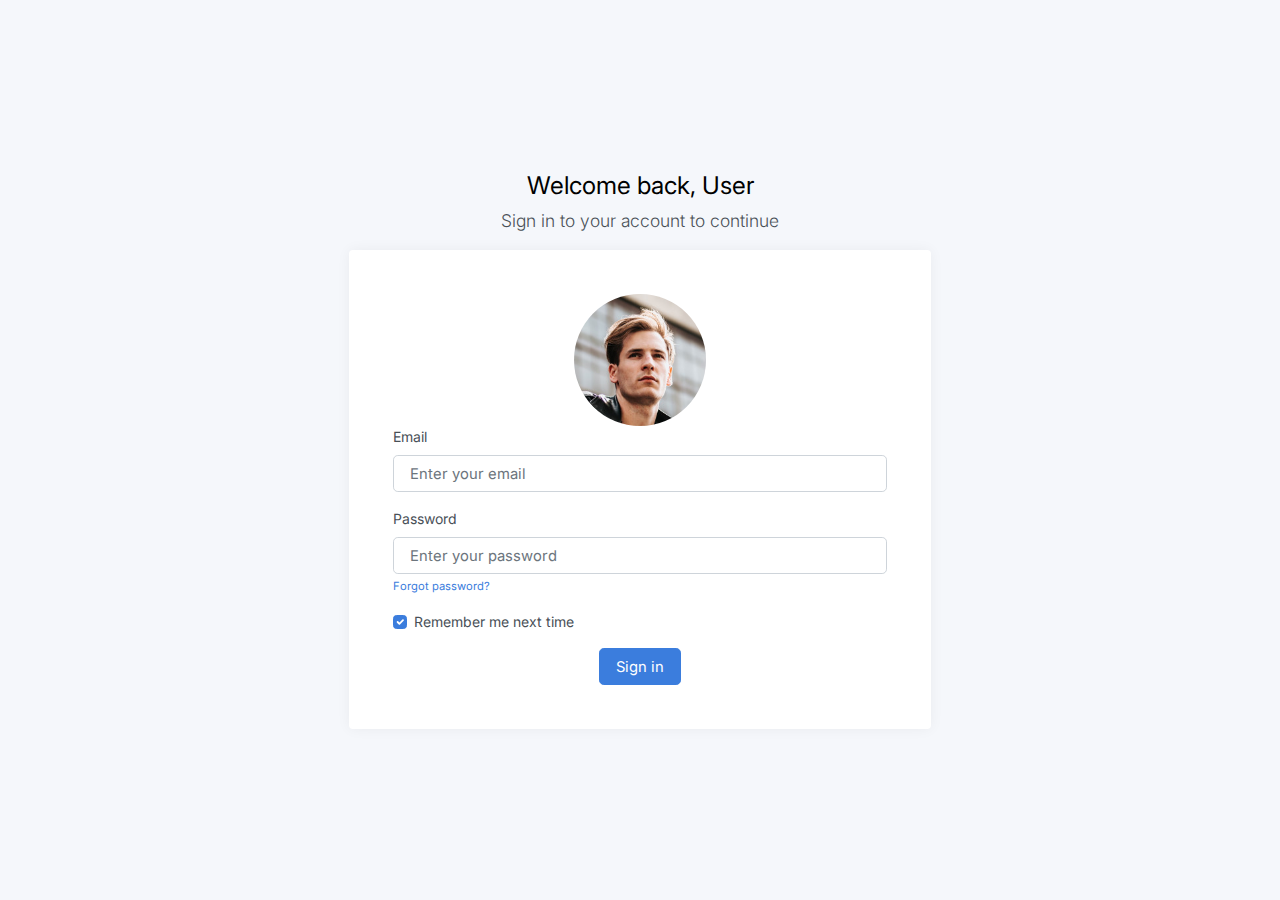
<file: index.html>
<!DOCTYPE html>
<html lang="en">

<head>
	<meta charset="utf-8">
	<meta http-equiv="X-UA-Compatible" content="IE=edge">
	<meta name="viewport" content="width=device-width, initial-scale=1, shrink-to-fit=no">
	<meta name="description" content="Responsive Admin &amp; Dashboard Template based on Bootstrap 5">
	<meta name="author" content="AdminKit">
	<meta name="keywords" content="adminkit, bootstrap, bootstrap 5, admin, dashboard, template, responsive, css, sass, html, theme, front-end, ui kit, web">

	<link rel="preconnect" href="https://fonts.gstatic.com">
	<link rel="shortcut icon" href="img/icons/icon-48x48.png" />

	<link rel="canonical" href="https://demo-basic.adminkit.io/pages-sign-in.html" />

	<title>Login | D'Kantin</title>

	<link href="css/app.css" rel="stylesheet">
	<link href="https://fonts.googleapis.com/css2?family=Inter:wght@300;400;600&display=swap" rel="stylesheet">
</head>

<body>
	<main class="d-flex w-100">
		<div class="container d-flex flex-column">
			<div class="row vh-100">
				<div class="col-sm-10 col-md-8 col-lg-6 mx-auto d-table h-100">
					<div class="d-table-cell align-middle">

						<div class="text-center mt-4">
							<h1 class="h2">Welcome back, User</h1>
							<p class="lead">
								Sign in to your account to continue
							</p>
						</div>

						<div class="card">
							<div class="card-body">
								<div class="m-sm-4">
									<div class="text-center">
										<img src="img/avatars/avatar.jpg" alt="Charles Hall" class="img-fluid rounded-circle" width="132" height="132" />
									</div>
									<form>
										<div class="mb-3">
											<label class="form-label">Email</label>
											<input class="form-control form-control-lg" type="email" name="email" placeholder="Enter your email" />
										</div>
										<div class="mb-3">
											<label class="form-label">Password</label>
											<input class="form-control form-control-lg" type="password" name="password" placeholder="Enter your password" />
											<small>
            <a href="index.html">Forgot password?</a>
          </small>
										</div>
										<div>
											<label class="form-check">
            <input class="form-check-input" type="checkbox" value="remember-me" name="remember-me" checked>
            <span class="form-check-label">
              Remember me next time
            </span>
          </label>
										</div>
										<div class="text-center mt-3">
											<a href="dashboard.html" class="btn btn-lg btn-primary">Sign in</a>
											<!-- <button type="submit" class="btn btn-lg btn-primary">Sign in</button> -->
										</div>
									</form>
								</div>
							</div>
						</div>

					</div>
				</div>
			</div>
		</div>
	</main>

	<script src="js/app.js"></script>

</body>

</html>
</file>
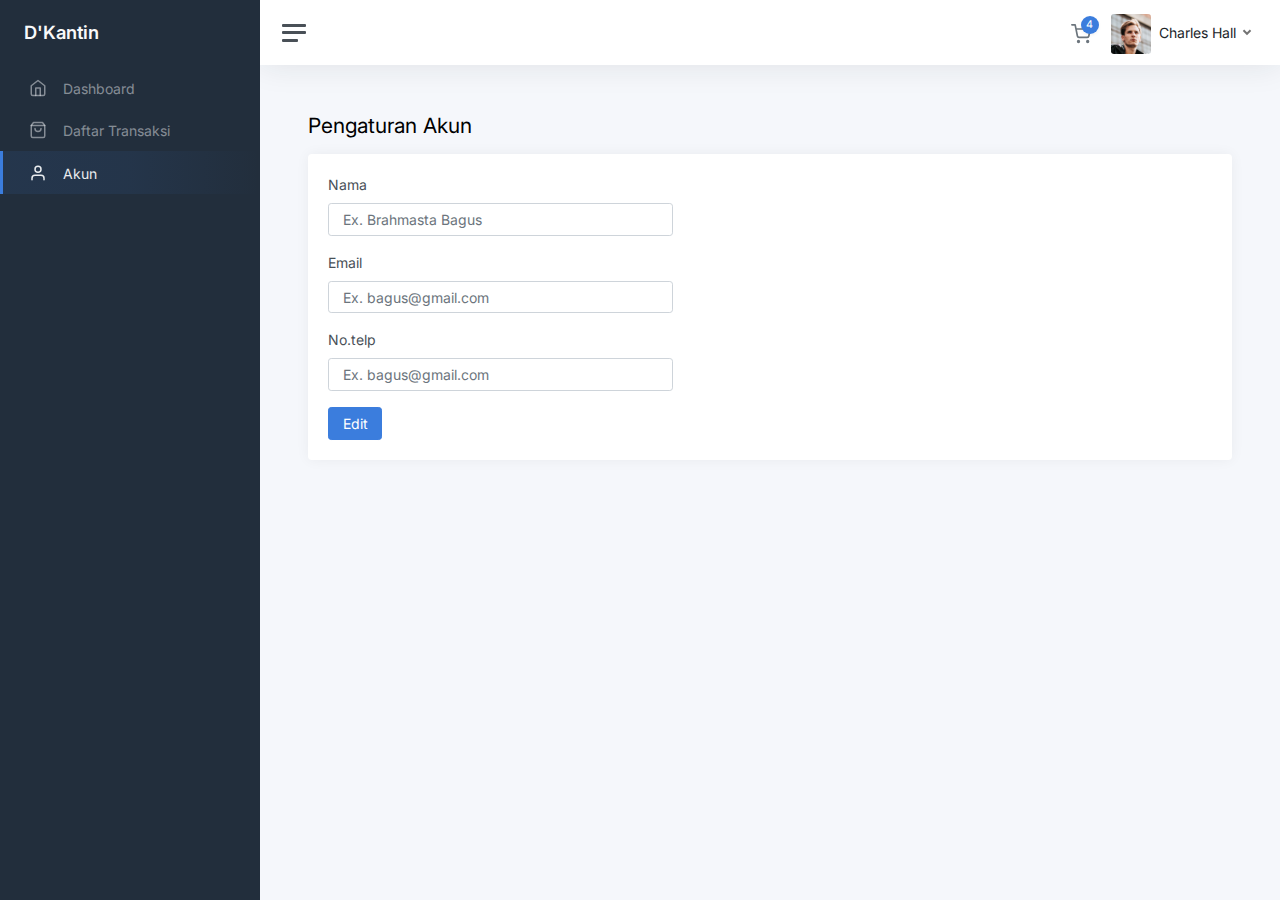
<file: akun.html>
<!DOCTYPE html>
<html lang="en">

<head>
  <meta charset="utf-8">
  <meta http-equiv="X-UA-Compatible" content="IE=edge">
  <meta name="viewport" content="width=device-width, initial-scale=1, shrink-to-fit=no">
  <meta name="description" content="Responsive Admin &amp; Dashboard Template based on Bootstrap 5">
  <meta name="author" content="AdminKit">
  <meta name="keywords"
    content="adminkit, bootstrap, bootstrap 5, admin, dashboard, template, responsive, css, sass, html, theme, front-end, ui kit, web">

  <link rel="preconnect" href="https://fonts.gstatic.com">
  <link rel="shortcut icon" href="img/icons/icon-48x48.png" />

  <link rel="canonical" href="https://demo-basic.adminkit.io/pages-blank.html" />

  <title>Akun Profile | D'Kantin</title>

  <link href="css/app.css" rel="stylesheet">
  <link href="css/style.css" rel="stylesheet">
  <link href="https://fonts.googleapis.com/css2?family=Inter:wght@300;400;600&display=swap" rel="stylesheet">
</head>

<body>
  <div class="wrapper">
    <nav id="sidebar" class="sidebar js-sidebar">
      <div class="sidebar-content js-simplebar">
        <a class="sidebar-brand" href="index.html">
          <span class="align-middle">D'Kantin</span>
        </a>

        <ul class="sidebar-nav">

          <li class="sidebar-item">
            <a class="sidebar-link" href="dashboard.html">
              <i class="align-middle" data-feather="home"></i> <span class="align-middle">Dashboard</span>
            </a>
          </li>

          <li class="sidebar-item">
            <a class="sidebar-link" href="daftar-transaksi.html">
              <i class="align-middle" data-feather="shopping-bag"></i> <span class="align-middle">Daftar
                Transaksi</span>
            </a>
          </li>

          <li class="sidebar-item active">
            <a class="sidebar-link" href="akun.html">
              <i class="align-middle" data-feather="user"></i> <span class="align-middle">Akun</span>
            </a>
          </li>

        </ul>
      </div>
    </nav>

    <div class="main">
      <nav class="navbar navbar-expand navbar-light navbar-bg">
        <a class="sidebar-toggle js-sidebar-toggle">
          <i class="hamburger align-self-center"></i>
        </a>

        <div class="navbar-collapse collapse">
          <ul class="navbar-nav navbar-align">
            <li class="nav-item dropdown">
              <a class="nav-icon" href="keranjang.html">
                <div class="position-relative">
                  <i class="align-middle" data-feather="shopping-cart"></i>
                  <span class="indicator">4</span>
                </div>
              </a>
            </li>
            <li class="nav-item dropdown">
              <a class="nav-icon dropdown-toggle d-inline-block d-sm-none" href="#" data-bs-toggle="dropdown">
                <i class="align-middle" data-feather="settings"></i>
              </a>

              <a class="nav-link dropdown-toggle d-none d-sm-inline-block" href="#" data-bs-toggle="dropdown">
                <img src="img/avatars/avatar.jpg" class="avatar img-fluid rounded me-1" alt="Charles Hall" /> <span
                  class="text-dark">Charles Hall</span>
              </a>
              <div class="dropdown-menu dropdown-menu-end">
                <a class="dropdown-item" href="#"><i class="align-middle me-1" data-feather="user"></i>
                  Profile</a>
                <a class="dropdown-item" href="#"><i class="align-middle me-1" data-feather="pie-chart"></i>
                  Analytics</a>
                <div class="dropdown-divider"></div>
                <a class="dropdown-item" href="#"><i class="align-middle me-1" data-feather="settings"></i>
                  Settings & Privacy</a>
                <a class="dropdown-item" href="#"><i class="align-middle me-1" data-feather="help-circle"></i> Help
                  Center</a>
                <div class="dropdown-divider"></div>
                <a class="dropdown-item" href="#">Log out</a>
              </div>
            </li>
          </ul>
        </div>
      </nav>

      <main class="content">
        <div class="container-fluid p-0">

          <h1 class="h3 mb-3">Pengaturan Akun</h1>

          <div class="row">
            <div class="col-12">
              <div class="card">
                <div class="card-body col-5">
                  <div class="mb-3">
                    <label for="nama" class="form-label">Nama</label>
                    <input id="nama" class="form-control" type="text" placeholder="Ex. Brahmasta Bagus" aria-label="Ex. Brahmasta Bagus">
                  </div>
                  <div class="mb-3">
                    <label for="email" class="form-label">Email</label>
                    <input id="email" class="form-control" type="email" placeholder="Ex. bagus@gmail.com" aria-label="Ex. bagus@gmail.com">
                  </div>
                  <div class="mb-3">
                    <label for="no.telp" class="form-label">No.telp</label>
                    <input id="no.telp" class="form-control" type="telp" placeholder="Ex. bagus@gmail.com" aria-label="Ex. bagus@gmail.com">
                  </div>
                  <button class="btn btn-primary">Edit</button>
                </div>
              </div>
            </div>
          </div>

        </div>
      </main>

    </div>
  </div>

  <script src="js/app.js"></script>

</body>

</html>
</file>
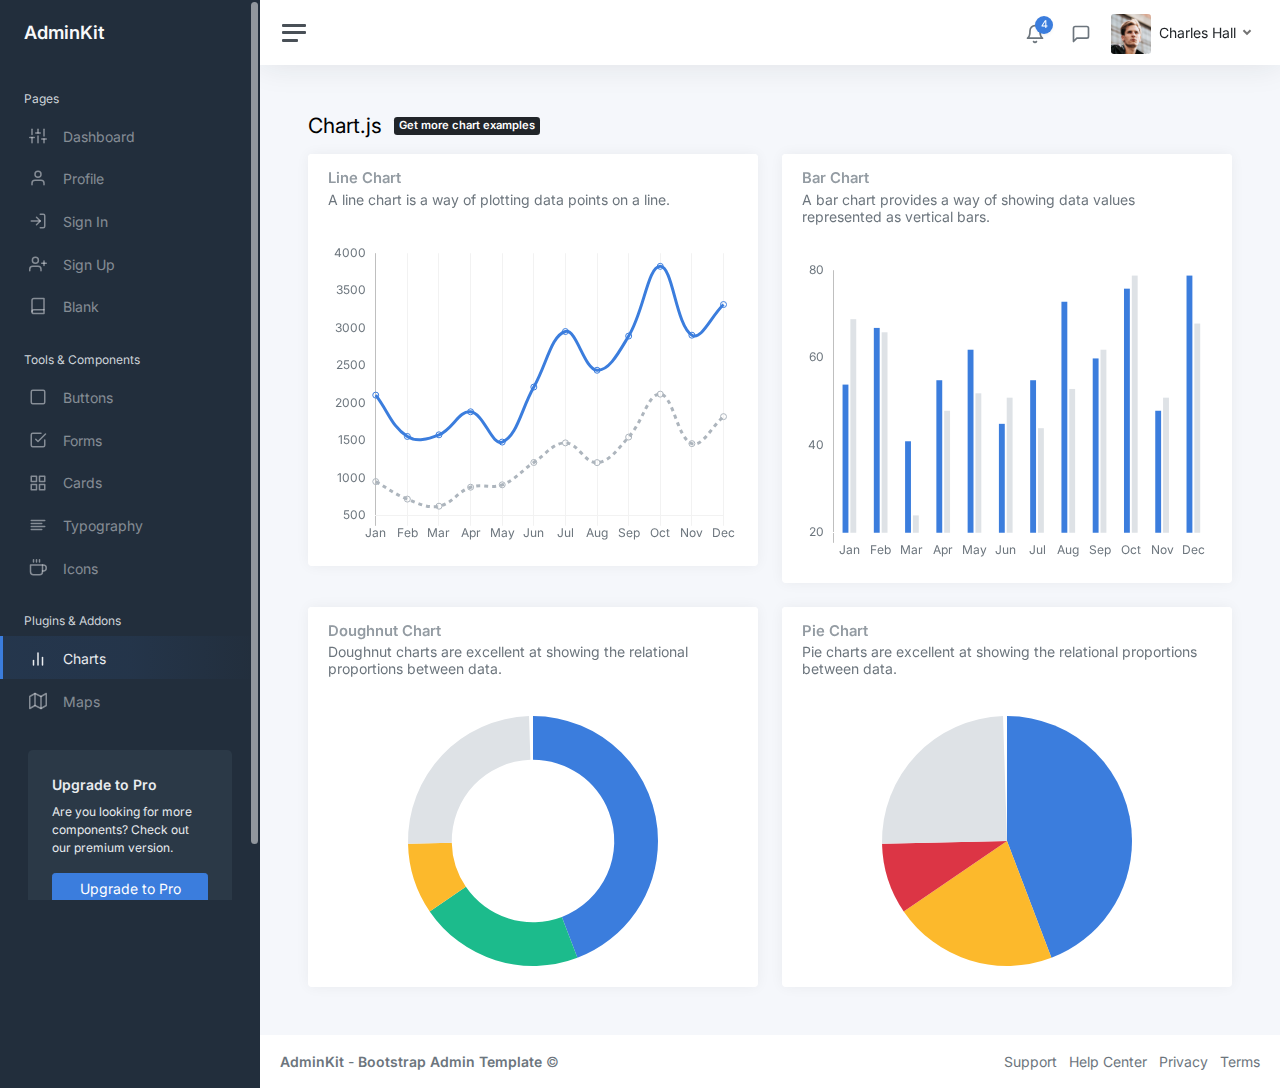
<file: charts-chartjs.html>
<!DOCTYPE html>
<html lang="en">

<head>
	<meta charset="utf-8">
	<meta http-equiv="X-UA-Compatible" content="IE=edge">
	<meta name="viewport" content="width=device-width, initial-scale=1, shrink-to-fit=no">
	<meta name="description" content="Responsive Admin &amp; Dashboard Template based on Bootstrap 5">
	<meta name="author" content="AdminKit">
	<meta name="keywords" content="adminkit, bootstrap, bootstrap 5, admin, dashboard, template, responsive, css, sass, html, theme, front-end, ui kit, web">

	<link rel="preconnect" href="https://fonts.gstatic.com">
	<link rel="shortcut icon" href="img/icons/icon-48x48.png" />

	<link rel="canonical" href="https://demo-basic.adminkit.io/charts-chartjs.html" />

	<title>Chart.js | AdminKit Demo</title>

	<link href="css/app.css" rel="stylesheet">
	<link href="https://fonts.googleapis.com/css2?family=Inter:wght@300;400;600&display=swap" rel="stylesheet">
</head>

<body>
	<div class="wrapper">
		<nav id="sidebar" class="sidebar js-sidebar">
			<div class="sidebar-content js-simplebar">
				<a class="sidebar-brand" href="index.html">
          <span class="align-middle">AdminKit</span>
        </a>

				<ul class="sidebar-nav">
					<li class="sidebar-header">
						Pages
					</li>

					<li class="sidebar-item">
						<a class="sidebar-link" href="index.html">
              <i class="align-middle" data-feather="sliders"></i> <span class="align-middle">Dashboard</span>
            </a>
					</li>

					<li class="sidebar-item">
						<a class="sidebar-link" href="pages-profile.html">
              <i class="align-middle" data-feather="user"></i> <span class="align-middle">Profile</span>
            </a>
					</li>

					<li class="sidebar-item">
						<a class="sidebar-link" href="pages-sign-in.html">
              <i class="align-middle" data-feather="log-in"></i> <span class="align-middle">Sign In</span>
            </a>
					</li>

					<li class="sidebar-item">
						<a class="sidebar-link" href="pages-sign-up.html">
              <i class="align-middle" data-feather="user-plus"></i> <span class="align-middle">Sign Up</span>
            </a>
					</li>

					<li class="sidebar-item">
						<a class="sidebar-link" href="pages-blank.html">
              <i class="align-middle" data-feather="book"></i> <span class="align-middle">Blank</span>
            </a>
					</li>

					<li class="sidebar-header">
						Tools & Components
					</li>

					<li class="sidebar-item">
						<a class="sidebar-link" href="ui-buttons.html">
              <i class="align-middle" data-feather="square"></i> <span class="align-middle">Buttons</span>
            </a>
					</li>

					<li class="sidebar-item">
						<a class="sidebar-link" href="ui-forms.html">
              <i class="align-middle" data-feather="check-square"></i> <span class="align-middle">Forms</span>
            </a>
					</li>

					<li class="sidebar-item">
						<a class="sidebar-link" href="ui-cards.html">
              <i class="align-middle" data-feather="grid"></i> <span class="align-middle">Cards</span>
            </a>
					</li>

					<li class="sidebar-item">
						<a class="sidebar-link" href="ui-typography.html">
              <i class="align-middle" data-feather="align-left"></i> <span class="align-middle">Typography</span>
            </a>
					</li>

					<li class="sidebar-item">
						<a class="sidebar-link" href="icons-feather.html">
              <i class="align-middle" data-feather="coffee"></i> <span class="align-middle">Icons</span>
            </a>
					</li>

					<li class="sidebar-header">
						Plugins & Addons
					</li>

					<li class="sidebar-item active">
						<a class="sidebar-link" href="charts-chartjs.html">
              <i class="align-middle" data-feather="bar-chart-2"></i> <span class="align-middle">Charts</span>
            </a>
					</li>

					<li class="sidebar-item">
						<a class="sidebar-link" href="maps-google.html">
              <i class="align-middle" data-feather="map"></i> <span class="align-middle">Maps</span>
            </a>
					</li>
				</ul>

				<div class="sidebar-cta">
					<div class="sidebar-cta-content">
						<strong class="d-inline-block mb-2">Upgrade to Pro</strong>
						<div class="mb-3 text-sm">
							Are you looking for more components? Check out our premium version.
						</div>
						<div class="d-grid">
							<a href="upgrade-to-pro.html" class="btn btn-primary">Upgrade to Pro</a>
						</div>
					</div>
				</div>
			</div>
		</nav>

		<div class="main">
			<nav class="navbar navbar-expand navbar-light navbar-bg">
				<a class="sidebar-toggle js-sidebar-toggle">
          <i class="hamburger align-self-center"></i>
        </a>

				<div class="navbar-collapse collapse">
					<ul class="navbar-nav navbar-align">
						<li class="nav-item dropdown">
							<a class="nav-icon dropdown-toggle" href="#" id="alertsDropdown" data-bs-toggle="dropdown">
								<div class="position-relative">
									<i class="align-middle" data-feather="bell"></i>
									<span class="indicator">4</span>
								</div>
							</a>
							<div class="dropdown-menu dropdown-menu-lg dropdown-menu-end py-0" aria-labelledby="alertsDropdown">
								<div class="dropdown-menu-header">
									4 New Notifications
								</div>
								<div class="list-group">
									<a href="#" class="list-group-item">
										<div class="row g-0 align-items-center">
											<div class="col-2">
												<i class="text-danger" data-feather="alert-circle"></i>
											</div>
											<div class="col-10">
												<div class="text-dark">Update completed</div>
												<div class="text-muted small mt-1">Restart server 12 to complete the update.</div>
												<div class="text-muted small mt-1">30m ago</div>
											</div>
										</div>
									</a>
									<a href="#" class="list-group-item">
										<div class="row g-0 align-items-center">
											<div class="col-2">
												<i class="text-warning" data-feather="bell"></i>
											</div>
											<div class="col-10">
												<div class="text-dark">Lorem ipsum</div>
												<div class="text-muted small mt-1">Aliquam ex eros, imperdiet vulputate hendrerit et.</div>
												<div class="text-muted small mt-1">2h ago</div>
											</div>
										</div>
									</a>
									<a href="#" class="list-group-item">
										<div class="row g-0 align-items-center">
											<div class="col-2">
												<i class="text-primary" data-feather="home"></i>
											</div>
											<div class="col-10">
												<div class="text-dark">Login from 192.186.1.8</div>
												<div class="text-muted small mt-1">5h ago</div>
											</div>
										</div>
									</a>
									<a href="#" class="list-group-item">
										<div class="row g-0 align-items-center">
											<div class="col-2">
												<i class="text-success" data-feather="user-plus"></i>
											</div>
											<div class="col-10">
												<div class="text-dark">New connection</div>
												<div class="text-muted small mt-1">Christina accepted your request.</div>
												<div class="text-muted small mt-1">14h ago</div>
											</div>
										</div>
									</a>
								</div>
								<div class="dropdown-menu-footer">
									<a href="#" class="text-muted">Show all notifications</a>
								</div>
							</div>
						</li>
						<li class="nav-item dropdown">
							<a class="nav-icon dropdown-toggle" href="#" id="messagesDropdown" data-bs-toggle="dropdown">
								<div class="position-relative">
									<i class="align-middle" data-feather="message-square"></i>
								</div>
							</a>
							<div class="dropdown-menu dropdown-menu-lg dropdown-menu-end py-0" aria-labelledby="messagesDropdown">
								<div class="dropdown-menu-header">
									<div class="position-relative">
										4 New Messages
									</div>
								</div>
								<div class="list-group">
									<a href="#" class="list-group-item">
										<div class="row g-0 align-items-center">
											<div class="col-2">
												<img src="img/avatars/avatar-5.jpg" class="avatar img-fluid rounded-circle" alt="Vanessa Tucker">
											</div>
											<div class="col-10 ps-2">
												<div class="text-dark">Vanessa Tucker</div>
												<div class="text-muted small mt-1">Nam pretium turpis et arcu. Duis arcu tortor.</div>
												<div class="text-muted small mt-1">15m ago</div>
											</div>
										</div>
									</a>
									<a href="#" class="list-group-item">
										<div class="row g-0 align-items-center">
											<div class="col-2">
												<img src="img/avatars/avatar-2.jpg" class="avatar img-fluid rounded-circle" alt="William Harris">
											</div>
											<div class="col-10 ps-2">
												<div class="text-dark">William Harris</div>
												<div class="text-muted small mt-1">Curabitur ligula sapien euismod vitae.</div>
												<div class="text-muted small mt-1">2h ago</div>
											</div>
										</div>
									</a>
									<a href="#" class="list-group-item">
										<div class="row g-0 align-items-center">
											<div class="col-2">
												<img src="img/avatars/avatar-4.jpg" class="avatar img-fluid rounded-circle" alt="Christina Mason">
											</div>
											<div class="col-10 ps-2">
												<div class="text-dark">Christina Mason</div>
												<div class="text-muted small mt-1">Pellentesque auctor neque nec urna.</div>
												<div class="text-muted small mt-1">4h ago</div>
											</div>
										</div>
									</a>
									<a href="#" class="list-group-item">
										<div class="row g-0 align-items-center">
											<div class="col-2">
												<img src="img/avatars/avatar-3.jpg" class="avatar img-fluid rounded-circle" alt="Sharon Lessman">
											</div>
											<div class="col-10 ps-2">
												<div class="text-dark">Sharon Lessman</div>
												<div class="text-muted small mt-1">Aenean tellus metus, bibendum sed, posuere ac, mattis non.</div>
												<div class="text-muted small mt-1">5h ago</div>
											</div>
										</div>
									</a>
								</div>
								<div class="dropdown-menu-footer">
									<a href="#" class="text-muted">Show all messages</a>
								</div>
							</div>
						</li>
						<li class="nav-item dropdown">
							<a class="nav-icon dropdown-toggle d-inline-block d-sm-none" href="#" data-bs-toggle="dropdown">
                <i class="align-middle" data-feather="settings"></i>
              </a>

							<a class="nav-link dropdown-toggle d-none d-sm-inline-block" href="#" data-bs-toggle="dropdown">
                <img src="img/avatars/avatar.jpg" class="avatar img-fluid rounded me-1" alt="Charles Hall" /> <span class="text-dark">Charles Hall</span>
              </a>
							<div class="dropdown-menu dropdown-menu-end">
								<a class="dropdown-item" href="pages-profile.html"><i class="align-middle me-1" data-feather="user"></i> Profile</a>
								<a class="dropdown-item" href="#"><i class="align-middle me-1" data-feather="pie-chart"></i> Analytics</a>
								<div class="dropdown-divider"></div>
								<a class="dropdown-item" href="index.html"><i class="align-middle me-1" data-feather="settings"></i> Settings & Privacy</a>
								<a class="dropdown-item" href="#"><i class="align-middle me-1" data-feather="help-circle"></i> Help Center</a>
								<div class="dropdown-divider"></div>
								<a class="dropdown-item" href="#">Log out</a>
							</div>
						</li>
					</ul>
				</div>
			</nav>

			<main class="content">
				<div class="container-fluid p-0">

					<div class="mb-3">
						<h1 class="h3 d-inline align-middle">Chart.js</h1>
						<a class="badge bg-dark text-white ms-2" href="upgrade-to-pro.html">
      Get more chart examples
  </a>
					</div>
					<div class="row">
						<div class="col-12 col-lg-6">
							<div class="card flex-fill w-100">
								<div class="card-header">
									<h5 class="card-title">Line Chart</h5>
									<h6 class="card-subtitle text-muted">A line chart is a way of plotting data points on a line.</h6>
								</div>
								<div class="card-body">
									<div class="chart">
										<canvas id="chartjs-line"></canvas>
									</div>
								</div>
							</div>
						</div>

						<div class="col-12 col-lg-6">
							<div class="card">
								<div class="card-header">
									<h5 class="card-title">Bar Chart</h5>
									<h6 class="card-subtitle text-muted">A bar chart provides a way of showing data values represented as vertical bars.</h6>
								</div>
								<div class="card-body">
									<div class="chart">
										<canvas id="chartjs-bar"></canvas>
									</div>
								</div>
							</div>
						</div>

						<div class="col-12 col-lg-6">
							<div class="card">
								<div class="card-header">
									<h5 class="card-title">Doughnut Chart</h5>
									<h6 class="card-subtitle text-muted">Doughnut charts are excellent at showing the relational proportions between data.</h6>
								</div>
								<div class="card-body">
									<div class="chart chart-sm">
										<canvas id="chartjs-doughnut"></canvas>
									</div>
								</div>
							</div>
						</div>

						<div class="col-12 col-lg-6">
							<div class="card">
								<div class="card-header">
									<h5 class="card-title">Pie Chart</h5>
									<h6 class="card-subtitle text-muted">Pie charts are excellent at showing the relational proportions between data.</h6>
								</div>
								<div class="card-body">
									<div class="chart chart-sm">
										<canvas id="chartjs-pie"></canvas>
									</div>
								</div>
							</div>
						</div>
					</div>

				</div>
			</main>

			<footer class="footer">
				<div class="container-fluid">
					<div class="row text-muted">
						<div class="col-6 text-start">
							<p class="mb-0">
								<a class="text-muted" href="https://adminkit.io/" target="_blank"><strong>AdminKit</strong></a> - <a class="text-muted" href="https://adminkit.io/" target="_blank"><strong>Bootstrap Admin Template</strong></a>								&copy;
							</p>
						</div>
						<div class="col-6 text-end">
							<ul class="list-inline">
								<li class="list-inline-item">
									<a class="text-muted" href="https://adminkit.io/" target="_blank">Support</a>
								</li>
								<li class="list-inline-item">
									<a class="text-muted" href="https://adminkit.io/" target="_blank">Help Center</a>
								</li>
								<li class="list-inline-item">
									<a class="text-muted" href="https://adminkit.io/" target="_blank">Privacy</a>
								</li>
								<li class="list-inline-item">
									<a class="text-muted" href="https://adminkit.io/" target="_blank">Terms</a>
								</li>
							</ul>
						</div>
					</div>
				</div>
			</footer>
		</div>
	</div>

	<script src="js/app.js"></script>

	<script>
		document.addEventListener("DOMContentLoaded", function() {
			// Line chart
			new Chart(document.getElementById("chartjs-line"), {
				type: "line",
				data: {
					labels: ["Jan", "Feb", "Mar", "Apr", "May", "Jun", "Jul", "Aug", "Sep", "Oct", "Nov", "Dec"],
					datasets: [{
						label: "Sales ($)",
						fill: true,
						backgroundColor: "transparent",
						borderColor: window.theme.primary,
						data: [2115, 1562, 1584, 1892, 1487, 2223, 2966, 2448, 2905, 3838, 2917, 3327]
					}, {
						label: "Orders",
						fill: true,
						backgroundColor: "transparent",
						borderColor: "#adb5bd",
						borderDash: [4, 4],
						data: [958, 724, 629, 883, 915, 1214, 1476, 1212, 1554, 2128, 1466, 1827]
					}]
				},
				options: {
					maintainAspectRatio: false,
					legend: {
						display: false
					},
					tooltips: {
						intersect: false
					},
					hover: {
						intersect: true
					},
					plugins: {
						filler: {
							propagate: false
						}
					},
					scales: {
						xAxes: [{
							reverse: true,
							gridLines: {
								color: "rgba(0,0,0,0.05)"
							}
						}],
						yAxes: [{
							ticks: {
								stepSize: 500
							},
							display: true,
							borderDash: [5, 5],
							gridLines: {
								color: "rgba(0,0,0,0)",
								fontColor: "#fff"
							}
						}]
					}
				}
			});
		});
	</script>
	<script>
		document.addEventListener("DOMContentLoaded", function() {
			// Bar chart
			new Chart(document.getElementById("chartjs-bar"), {
				type: "bar",
				data: {
					labels: ["Jan", "Feb", "Mar", "Apr", "May", "Jun", "Jul", "Aug", "Sep", "Oct", "Nov", "Dec"],
					datasets: [{
						label: "Last year",
						backgroundColor: window.theme.primary,
						borderColor: window.theme.primary,
						hoverBackgroundColor: window.theme.primary,
						hoverBorderColor: window.theme.primary,
						data: [54, 67, 41, 55, 62, 45, 55, 73, 60, 76, 48, 79],
						barPercentage: .75,
						categoryPercentage: .5
					}, {
						label: "This year",
						backgroundColor: "#dee2e6",
						borderColor: "#dee2e6",
						hoverBackgroundColor: "#dee2e6",
						hoverBorderColor: "#dee2e6",
						data: [69, 66, 24, 48, 52, 51, 44, 53, 62, 79, 51, 68],
						barPercentage: .75,
						categoryPercentage: .5
					}]
				},
				options: {
					maintainAspectRatio: false,
					legend: {
						display: false
					},
					scales: {
						yAxes: [{
							gridLines: {
								display: false
							},
							stacked: false,
							ticks: {
								stepSize: 20
							}
						}],
						xAxes: [{
							stacked: false,
							gridLines: {
								color: "transparent"
							}
						}]
					}
				}
			});
		});
	</script>
	<script>
		document.addEventListener("DOMContentLoaded", function() {
			// Doughnut chart
			new Chart(document.getElementById("chartjs-doughnut"), {
				type: "doughnut",
				data: {
					labels: ["Social", "Search Engines", "Direct", "Other"],
					datasets: [{
						data: [260, 125, 54, 146],
						backgroundColor: [
							window.theme.primary,
							window.theme.success,
							window.theme.warning,
							"#dee2e6"
						],
						borderColor: "transparent"
					}]
				},
				options: {
					maintainAspectRatio: false,
					cutoutPercentage: 65,
					legend: {
						display: false
					}
				}
			});
		});
	</script>
	<script>
		document.addEventListener("DOMContentLoaded", function() {
			// Pie chart
			new Chart(document.getElementById("chartjs-pie"), {
				type: "pie",
				data: {
					labels: ["Social", "Search Engines", "Direct", "Other"],
					datasets: [{
						data: [260, 125, 54, 146],
						backgroundColor: [
							window.theme.primary,
							window.theme.warning,
							window.theme.danger,
							"#dee2e6"
						],
						borderColor: "transparent"
					}]
				},
				options: {
					maintainAspectRatio: false,
					legend: {
						display: false
					}
				}
			});
		});
	</script>
	<script>
		document.addEventListener("DOMContentLoaded", function() {
			// Radar chart
			new Chart(document.getElementById("chartjs-radar"), {
				type: "radar",
				data: {
					labels: ["Speed", "Reliability", "Comfort", "Safety", "Efficiency"],
					datasets: [{
						label: "Model X",
						backgroundColor: "rgba(0, 123, 255, 0.2)",
						borderColor: window.theme.primary,
						pointBackgroundColor: window.theme.primary,
						pointBorderColor: "#fff",
						pointHoverBackgroundColor: "#fff",
						pointHoverBorderColor: window.theme.primary,
						data: [70, 53, 82, 60, 33]
					}, {
						label: "Model S",
						backgroundColor: "rgba(220, 53, 69, 0.2)",
						borderColor: window.theme.danger,
						pointBackgroundColor: window.theme.danger,
						pointBorderColor: "#fff",
						pointHoverBackgroundColor: "#fff",
						pointHoverBorderColor: window.theme.danger,
						data: [35, 38, 65, 85, 84]
					}]
				},
				options: {
					maintainAspectRatio: false
				}
			});
		});
	</script>
	<script>
		document.addEventListener("DOMContentLoaded", function() {
			// Polar Area chart
			new Chart(document.getElementById("chartjs-polar-area"), {
				type: "polarArea",
				data: {
					labels: ["Speed", "Reliability", "Comfort", "Safety", "Efficiency"],
					datasets: [{
						label: "Model S",
						data: [35, 38, 65, 70, 24],
						backgroundColor: [
							window.theme.primary,
							window.theme.success,
							window.theme.danger,
							window.theme.warning,
							window.theme.info
						]
					}]
				},
				options: {
					maintainAspectRatio: false
				}
			});
		});
	</script>

</body>

</html>
</file>
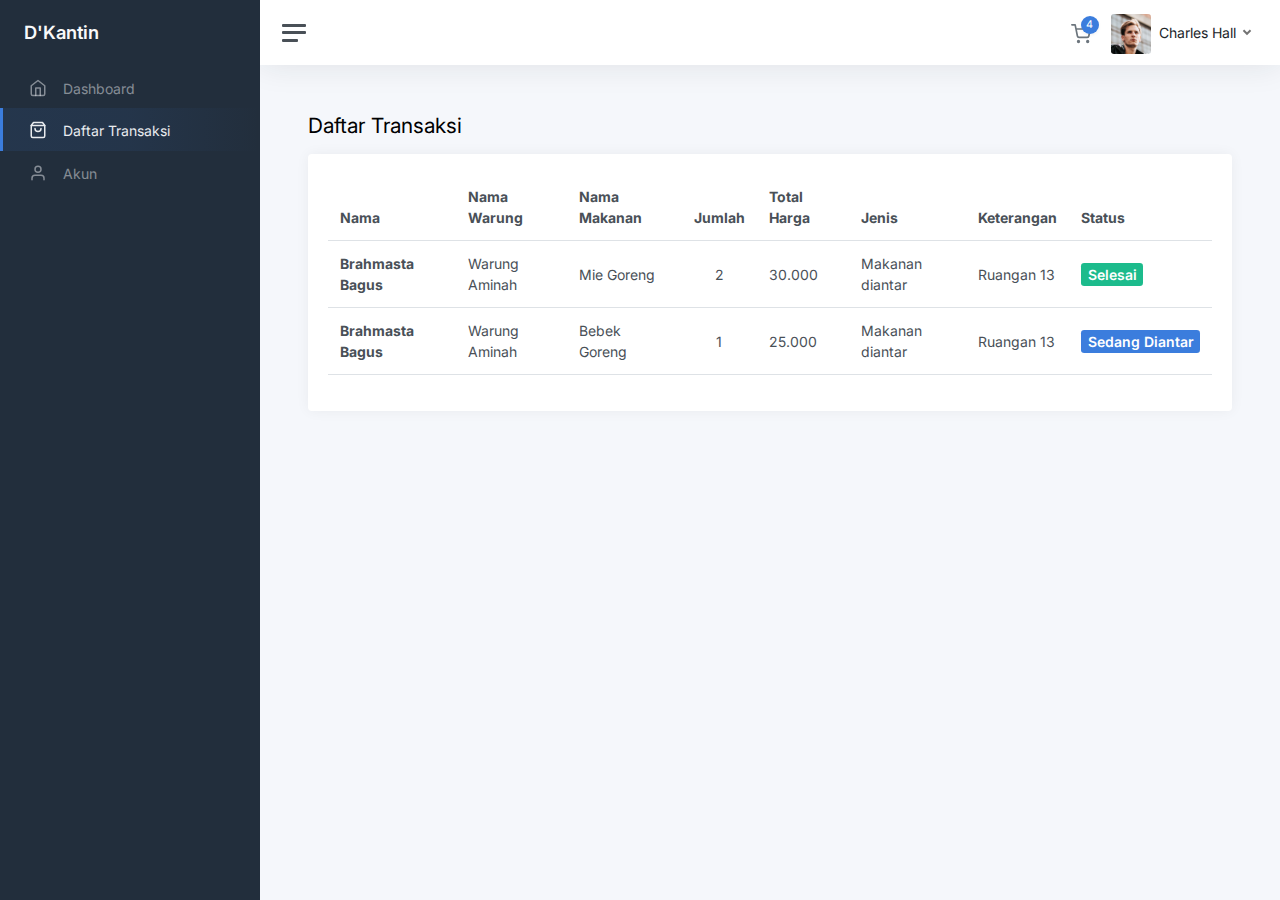
<file: daftar-transaksi.html>
<!DOCTYPE html>
<html lang="en">

<head>
  <meta charset="utf-8">
  <meta http-equiv="X-UA-Compatible" content="IE=edge">
  <meta name="viewport" content="width=device-width, initial-scale=1, shrink-to-fit=no">
  <meta name="description" content="Responsive Admin &amp; Dashboard Template based on Bootstrap 5">
  <meta name="author" content="AdminKit">
  <meta name="keywords"
    content="adminkit, bootstrap, bootstrap 5, admin, dashboard, template, responsive, css, sass, html, theme, front-end, ui kit, web">

  <link rel="preconnect" href="https://fonts.gstatic.com">
  <link rel="shortcut icon" href="img/icons/icon-48x48.png" />

  <link rel="canonical" href="https://demo-basic.adminkit.io/pages-blank.html" />

  <title>Daftar Transaksi | D'Kantin</title>

  <link href="css/app.css" rel="stylesheet">
  <link href="css/style.css" rel="stylesheet">
  <link href="https://fonts.googleapis.com/css2?family=Inter:wght@300;400;600&display=swap" rel="stylesheet">
</head>

<body>
  <div class="wrapper">
    <nav id="sidebar" class="sidebar js-sidebar">
      <div class="sidebar-content js-simplebar">
        <a class="sidebar-brand" href="index.html">
          <span class="align-middle">D'Kantin</span>
        </a>

        <ul class="sidebar-nav">

          <li class="sidebar-item">
            <a class="sidebar-link" href="dashboard.html">
              <i class="align-middle" data-feather="home"></i> <span class="align-middle">Dashboard</span>
            </a>
          </li>

          <li class="sidebar-item active">
            <a class="sidebar-link" href="daftar-transaksi.html">
              <i class="align-middle" data-feather="shopping-bag"></i> <span class="align-middle">Daftar
                Transaksi</span>
            </a>
          </li>

          <li class="sidebar-item">
            <a class="sidebar-link" href="akun.html">
              <i class="align-middle" data-feather="user"></i> <span class="align-middle">Akun</span>
            </a>
          </li>

        </ul>
      </div>
    </nav>

    <div class="main">
      <nav class="navbar navbar-expand navbar-light navbar-bg">
        <a class="sidebar-toggle js-sidebar-toggle">
          <i class="hamburger align-self-center"></i>
        </a>

        <div class="navbar-collapse collapse">
          <ul class="navbar-nav navbar-align">
            <li class="nav-item dropdown">
              <a class="nav-icon" href="keranjang.html">
                <div class="position-relative">
                  <i class="align-middle" data-feather="shopping-cart"></i>
                  <span class="indicator">4</span>
                </div>
              </a>
            </li>
            <li class="nav-item dropdown">
              <a class="nav-icon dropdown-toggle d-inline-block d-sm-none" href="#" data-bs-toggle="dropdown">
                <i class="align-middle" data-feather="settings"></i>
              </a>

              <a class="nav-link dropdown-toggle d-none d-sm-inline-block" href="#" data-bs-toggle="dropdown">
                <img src="img/avatars/avatar.jpg" class="avatar img-fluid rounded me-1" alt="Charles Hall" /> <span
                  class="text-dark">Charles Hall</span>
              </a>
              <div class="dropdown-menu dropdown-menu-end">
                <a class="dropdown-item" href="#"><i class="align-middle me-1" data-feather="user"></i>
                  Profile</a>
                <a class="dropdown-item" href="#"><i class="align-middle me-1" data-feather="pie-chart"></i>
                  Analytics</a>
                <div class="dropdown-divider"></div>
                <a class="dropdown-item" href="#"><i class="align-middle me-1" data-feather="settings"></i>
                  Settings & Privacy</a>
                <a class="dropdown-item" href="#"><i class="align-middle me-1" data-feather="help-circle"></i> Help
                  Center</a>
                <div class="dropdown-divider"></div>
                <a class="dropdown-item" href="#">Log out</a>
              </div>
            </li>
          </ul>
        </div>
      </nav>

      <main class="content">
        <div class="container-fluid p-0">

          <h1 class="h3 mb-3">Daftar Transaksi</h1>

          <div class="row">
            <div class="col-12">
              <div class="card">
                <div class="card-body">
                  <table class="table table-hover">
                    <thead>
                      <tr>
                        <th scope="col">Nama</th>
                        <th scope="col">Nama Warung</th>
                        <th scope="col">Nama Makanan</th>
                        <th scope="col">Jumlah</th>
                        <th scope="col-1">Total Harga</th>
                        <th scope="col">Jenis</th>
                        <th scope="col">Keterangan</th>
                        <th scope="col">Status</th>
                      </tr>
                    </thead>
                    <tbody>
                      <tr>
                        <th>Brahmasta Bagus</th>
                        <td>Warung Aminah</td>
                        <td>Mie Goreng</td>
                        <td class="text-center">2</td>
                        <td>30.000</td>
                        <td>Makanan diantar</td>
                        <td>Ruangan 13</td>
                        <td class="h4"><span class="badge bg-success">Selesai</span></td>
                      </tr>
                      <tr>
                        <th>Brahmasta Bagus</th>
                        <td>Warung Aminah</td>
                        <td>Bebek Goreng</td>
                        <td class="text-center">1</td>
                        <td>25.000</td>
                        <td>Makanan diantar</td>
                        <td>Ruangan 13</td>
                        <td class="h4"><span class="badge bg-primary">Sedang Diantar</span></td>
                      </tr>
                    </tbody>
                  </table>
                </div>
              </div>
            </div>
          </div>

        </div>
      </main>

    </div>
  </div>

  <script src="js/app.js"></script>

</body>

</html>
</file>
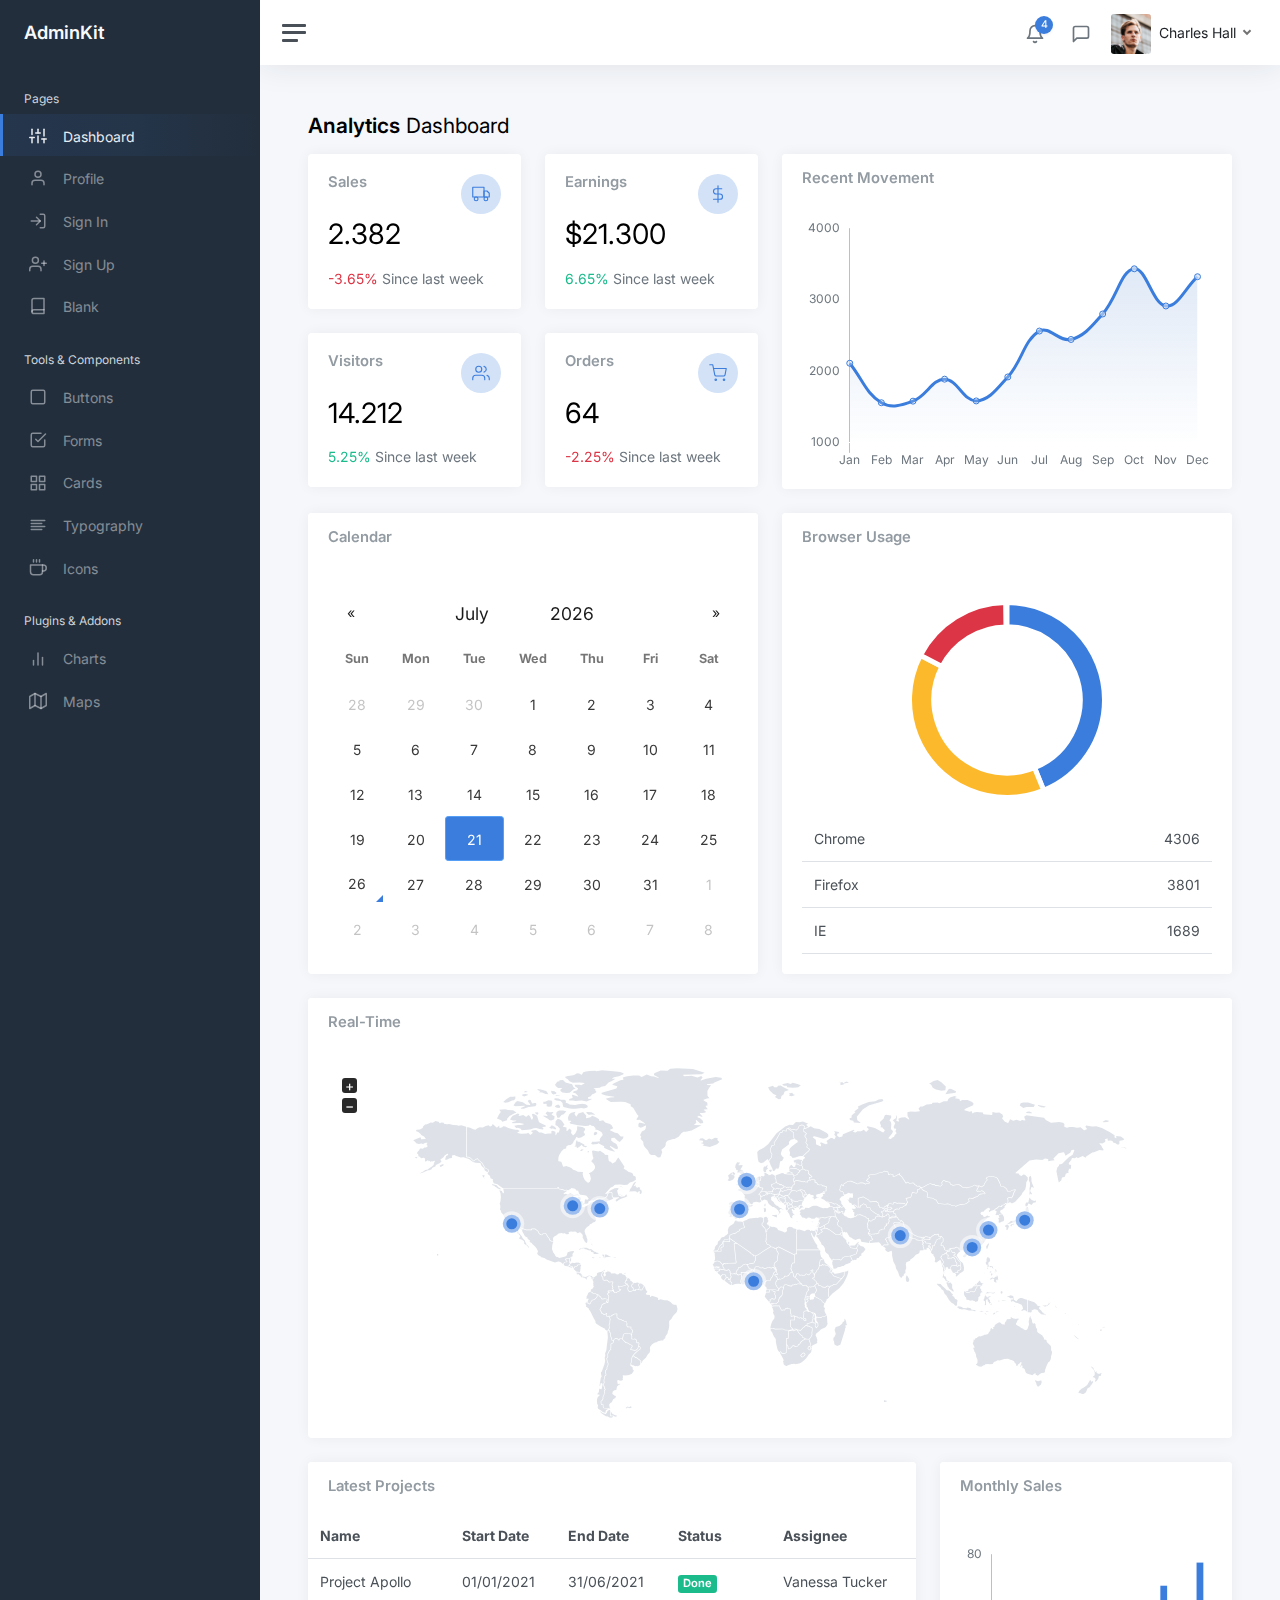
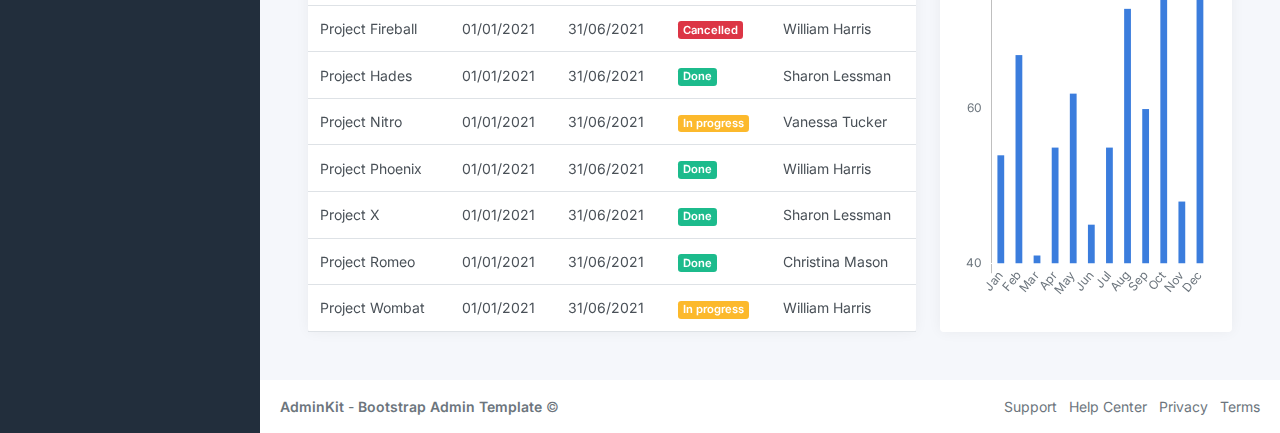
<file: demo.html>
<!DOCTYPE html>
<html lang="en">

<head>
	<meta charset="utf-8">
	<meta http-equiv="X-UA-Compatible" content="IE=edge">
	<meta name="viewport" content="width=device-width, initial-scale=1, shrink-to-fit=no">
	<meta name="description" content="Responsive Admin &amp; Dashboard Template based on Bootstrap 5">
	<meta name="author" content="AdminKit">
	<meta name="keywords" content="adminkit, bootstrap, bootstrap 5, admin, dashboard, template, responsive, css, sass, html, theme, front-end, ui kit, web">

	<link rel="preconnect" href="https://fonts.gstatic.com">
	<link rel="shortcut icon" href="img/icons/icon-48x48.png" />

	<link rel="canonical" href="https://demo-basic.adminkit.io/" />

	<title>AdminKit Demo - Bootstrap 5 Admin Template</title>

	<link href="css/app.css" rel="stylesheet">
	<link href="https://fonts.googleapis.com/css2?family=Inter:wght@300;400;600&display=swap" rel="stylesheet">
</head>

<body>
	<div class="wrapper">
		<nav id="sidebar" class="sidebar js-sidebar">
			<div class="sidebar-content js-simplebar">
				<a class="sidebar-brand" href="index.html">
          <span class="align-middle">AdminKit</span>
        </a>

				<ul class="sidebar-nav">
					<li class="sidebar-header">
						Pages
					</li>

					<li class="sidebar-item active">
						<a class="sidebar-link" href="index.html">
              <i class="align-middle" data-feather="sliders"></i> <span class="align-middle">Dashboard</span>
            </a>
					</li>

					<li class="sidebar-item">
						<a class="sidebar-link" href="pages-profile.html">
              <i class="align-middle" data-feather="user"></i> <span class="align-middle">Profile</span>
            </a>
					</li>

					<li class="sidebar-item">
						<a class="sidebar-link" href="pages-sign-in.html">
              <i class="align-middle" data-feather="log-in"></i> <span class="align-middle">Sign In</span>
            </a>
					</li>

					<li class="sidebar-item">
						<a class="sidebar-link" href="pages-sign-up.html">
              <i class="align-middle" data-feather="user-plus"></i> <span class="align-middle">Sign Up</span>
            </a>
					</li>

					<li class="sidebar-item">
						<a class="sidebar-link" href="pages-blank.html">
              <i class="align-middle" data-feather="book"></i> <span class="align-middle">Blank</span>
            </a>
					</li>

					<li class="sidebar-header">
						Tools & Components
					</li>

					<li class="sidebar-item">
						<a class="sidebar-link" href="ui-buttons.html">
              <i class="align-middle" data-feather="square"></i> <span class="align-middle">Buttons</span>
            </a>
					</li>

					<li class="sidebar-item">
						<a class="sidebar-link" href="ui-forms.html">
              <i class="align-middle" data-feather="check-square"></i> <span class="align-middle">Forms</span>
            </a>
					</li>

					<li class="sidebar-item">
						<a class="sidebar-link" href="ui-cards.html">
              <i class="align-middle" data-feather="grid"></i> <span class="align-middle">Cards</span>
            </a>
					</li>

					<li class="sidebar-item">
						<a class="sidebar-link" href="ui-typography.html">
              <i class="align-middle" data-feather="align-left"></i> <span class="align-middle">Typography</span>
            </a>
					</li>

					<li class="sidebar-item">
						<a class="sidebar-link" href="icons-feather.html">
              <i class="align-middle" data-feather="coffee"></i> <span class="align-middle">Icons</span>
            </a>
					</li>

					<li class="sidebar-header">
						Plugins & Addons
					</li>

					<li class="sidebar-item">
						<a class="sidebar-link" href="charts-chartjs.html">
              <i class="align-middle" data-feather="bar-chart-2"></i> <span class="align-middle">Charts</span>
            </a>
					</li>

					<li class="sidebar-item">
						<a class="sidebar-link" href="maps-google.html">
              <i class="align-middle" data-feather="map"></i> <span class="align-middle">Maps</span>
            </a>
					</li>
				</ul>
			</div>
		</nav>

		<div class="main">
			<nav class="navbar navbar-expand navbar-light navbar-bg">
				<a class="sidebar-toggle js-sidebar-toggle">
          <i class="hamburger align-self-center"></i>
        </a>

				<div class="navbar-collapse collapse">
					<ul class="navbar-nav navbar-align">
						<li class="nav-item dropdown">
							<a class="nav-icon dropdown-toggle" href="#" id="alertsDropdown" data-bs-toggle="dropdown">
								<div class="position-relative">
									<i class="align-middle" data-feather="bell"></i>
									<span class="indicator">4</span>
								</div>
							</a>
							<div class="dropdown-menu dropdown-menu-lg dropdown-menu-end py-0" aria-labelledby="alertsDropdown">
								<div class="dropdown-menu-header">
									4 New Notifications
								</div>
								<div class="list-group">
									<a href="#" class="list-group-item">
										<div class="row g-0 align-items-center">
											<div class="col-2">
												<i class="text-danger" data-feather="alert-circle"></i>
											</div>
											<div class="col-10">
												<div class="text-dark">Update completed</div>
												<div class="text-muted small mt-1">Restart server 12 to complete the update.</div>
												<div class="text-muted small mt-1">30m ago</div>
											</div>
										</div>
									</a>
									<a href="#" class="list-group-item">
										<div class="row g-0 align-items-center">
											<div class="col-2">
												<i class="text-warning" data-feather="bell"></i>
											</div>
											<div class="col-10">
												<div class="text-dark">Lorem ipsum</div>
												<div class="text-muted small mt-1">Aliquam ex eros, imperdiet vulputate hendrerit et.</div>
												<div class="text-muted small mt-1">2h ago</div>
											</div>
										</div>
									</a>
									<a href="#" class="list-group-item">
										<div class="row g-0 align-items-center">
											<div class="col-2">
												<i class="text-primary" data-feather="home"></i>
											</div>
											<div class="col-10">
												<div class="text-dark">Login from 192.186.1.8</div>
												<div class="text-muted small mt-1">5h ago</div>
											</div>
										</div>
									</a>
									<a href="#" class="list-group-item">
										<div class="row g-0 align-items-center">
											<div class="col-2">
												<i class="text-success" data-feather="user-plus"></i>
											</div>
											<div class="col-10">
												<div class="text-dark">New connection</div>
												<div class="text-muted small mt-1">Christina accepted your request.</div>
												<div class="text-muted small mt-1">14h ago</div>
											</div>
										</div>
									</a>
								</div>
								<div class="dropdown-menu-footer">
									<a href="#" class="text-muted">Show all notifications</a>
								</div>
							</div>
						</li>
						<li class="nav-item dropdown">
							<a class="nav-icon dropdown-toggle" href="#" id="messagesDropdown" data-bs-toggle="dropdown">
								<div class="position-relative">
									<i class="align-middle" data-feather="message-square"></i>
								</div>
							</a>
							<div class="dropdown-menu dropdown-menu-lg dropdown-menu-end py-0" aria-labelledby="messagesDropdown">
								<div class="dropdown-menu-header">
									<div class="position-relative">
										4 New Messages
									</div>
								</div>
								<div class="list-group">
									<a href="#" class="list-group-item">
										<div class="row g-0 align-items-center">
											<div class="col-2">
												<img src="img/avatars/avatar-5.jpg" class="avatar img-fluid rounded-circle" alt="Vanessa Tucker">
											</div>
											<div class="col-10 ps-2">
												<div class="text-dark">Vanessa Tucker</div>
												<div class="text-muted small mt-1">Nam pretium turpis et arcu. Duis arcu tortor.</div>
												<div class="text-muted small mt-1">15m ago</div>
											</div>
										</div>
									</a>
									<a href="#" class="list-group-item">
										<div class="row g-0 align-items-center">
											<div class="col-2">
												<img src="img/avatars/avatar-2.jpg" class="avatar img-fluid rounded-circle" alt="William Harris">
											</div>
											<div class="col-10 ps-2">
												<div class="text-dark">William Harris</div>
												<div class="text-muted small mt-1">Curabitur ligula sapien euismod vitae.</div>
												<div class="text-muted small mt-1">2h ago</div>
											</div>
										</div>
									</a>
									<a href="#" class="list-group-item">
										<div class="row g-0 align-items-center">
											<div class="col-2">
												<img src="img/avatars/avatar-4.jpg" class="avatar img-fluid rounded-circle" alt="Christina Mason">
											</div>
											<div class="col-10 ps-2">
												<div class="text-dark">Christina Mason</div>
												<div class="text-muted small mt-1">Pellentesque auctor neque nec urna.</div>
												<div class="text-muted small mt-1">4h ago</div>
											</div>
										</div>
									</a>
									<a href="#" class="list-group-item">
										<div class="row g-0 align-items-center">
											<div class="col-2">
												<img src="img/avatars/avatar-3.jpg" class="avatar img-fluid rounded-circle" alt="Sharon Lessman">
											</div>
											<div class="col-10 ps-2">
												<div class="text-dark">Sharon Lessman</div>
												<div class="text-muted small mt-1">Aenean tellus metus, bibendum sed, posuere ac, mattis non.</div>
												<div class="text-muted small mt-1">5h ago</div>
											</div>
										</div>
									</a>
								</div>
								<div class="dropdown-menu-footer">
									<a href="#" class="text-muted">Show all messages</a>
								</div>
							</div>
						</li>
						<li class="nav-item dropdown">
							<a class="nav-icon dropdown-toggle d-inline-block d-sm-none" href="#" data-bs-toggle="dropdown">
                <i class="align-middle" data-feather="settings"></i>
              </a>

							<a class="nav-link dropdown-toggle d-none d-sm-inline-block" href="#" data-bs-toggle="dropdown">
                <img src="img/avatars/avatar.jpg" class="avatar img-fluid rounded me-1" alt="Charles Hall" /> <span class="text-dark">Charles Hall</span>
              </a>
							<div class="dropdown-menu dropdown-menu-end">
								<a class="dropdown-item" href="pages-profile.html"><i class="align-middle me-1" data-feather="user"></i> Profile</a>
								<a class="dropdown-item" href="#"><i class="align-middle me-1" data-feather="pie-chart"></i> Analytics</a>
								<div class="dropdown-divider"></div>
								<a class="dropdown-item" href="index.html"><i class="align-middle me-1" data-feather="settings"></i> Settings & Privacy</a>
								<a class="dropdown-item" href="#"><i class="align-middle me-1" data-feather="help-circle"></i> Help Center</a>
								<div class="dropdown-divider"></div>
								<a class="dropdown-item" href="#">Log out</a>
							</div>
						</li>
					</ul>
				</div>
			</nav>

			<main class="content">
				<div class="container-fluid p-0">

					<h1 class="h3 mb-3"><strong>Analytics</strong> Dashboard</h1>

					<div class="row">
						<div class="col-xl-6 col-xxl-5 d-flex">
							<div class="w-100">
								<div class="row">
									<div class="col-sm-6">
										<div class="card">
											<div class="card-body">
												<div class="row">
													<div class="col mt-0">
														<h5 class="card-title">Sales</h5>
													</div>

													<div class="col-auto">
														<div class="stat text-primary">
															<i class="align-middle" data-feather="truck"></i>
														</div>
													</div>
												</div>
												<h1 class="mt-1 mb-3">2.382</h1>
												<div class="mb-0">
													<span class="text-danger"> <i class="mdi mdi-arrow-bottom-right"></i> -3.65% </span>
													<span class="text-muted">Since last week</span>
												</div>
											</div>
										</div>
										<div class="card">
											<div class="card-body">
												<div class="row">
													<div class="col mt-0">
														<h5 class="card-title">Visitors</h5>
													</div>

													<div class="col-auto">
														<div class="stat text-primary">
															<i class="align-middle" data-feather="users"></i>
														</div>
													</div>
												</div>
												<h1 class="mt-1 mb-3">14.212</h1>
												<div class="mb-0">
													<span class="text-success"> <i class="mdi mdi-arrow-bottom-right"></i> 5.25% </span>
													<span class="text-muted">Since last week</span>
												</div>
											</div>
										</div>
									</div>
									<div class="col-sm-6">
										<div class="card">
											<div class="card-body">
												<div class="row">
													<div class="col mt-0">
														<h5 class="card-title">Earnings</h5>
													</div>

													<div class="col-auto">
														<div class="stat text-primary">
															<i class="align-middle" data-feather="dollar-sign"></i>
														</div>
													</div>
												</div>
												<h1 class="mt-1 mb-3">$21.300</h1>
												<div class="mb-0">
													<span class="text-success"> <i class="mdi mdi-arrow-bottom-right"></i> 6.65% </span>
													<span class="text-muted">Since last week</span>
												</div>
											</div>
										</div>
										<div class="card">
											<div class="card-body">
												<div class="row">
													<div class="col mt-0">
														<h5 class="card-title">Orders</h5>
													</div>

													<div class="col-auto">
														<div class="stat text-primary">
															<i class="align-middle" data-feather="shopping-cart"></i>
														</div>
													</div>
												</div>
												<h1 class="mt-1 mb-3">64</h1>
												<div class="mb-0">
													<span class="text-danger"> <i class="mdi mdi-arrow-bottom-right"></i> -2.25% </span>
													<span class="text-muted">Since last week</span>
												</div>
											</div>
										</div>
									</div>
								</div>
							</div>
						</div>

						<div class="col-xl-6 col-xxl-7">
							<div class="card flex-fill w-100">
								<div class="card-header">

									<h5 class="card-title mb-0">Recent Movement</h5>
								</div>
								<div class="card-body py-3">
									<div class="chart chart-sm">
										<canvas id="chartjs-dashboard-line"></canvas>
									</div>
								</div>
							</div>
						</div>
					</div>

					<div class="row">
						<div class="col-12 col-md-6 col-xxl-3 d-flex order-2 order-xxl-3">
							<div class="card flex-fill w-100">
								<div class="card-header">

									<h5 class="card-title mb-0">Browser Usage</h5>
								</div>
								<div class="card-body d-flex">
									<div class="align-self-center w-100">
										<div class="py-3">
											<div class="chart chart-xs">
												<canvas id="chartjs-dashboard-pie"></canvas>
											</div>
										</div>

										<table class="table mb-0">
											<tbody>
												<tr>
													<td>Chrome</td>
													<td class="text-end">4306</td>
												</tr>
												<tr>
													<td>Firefox</td>
													<td class="text-end">3801</td>
												</tr>
												<tr>
													<td>IE</td>
													<td class="text-end">1689</td>
												</tr>
											</tbody>
										</table>
									</div>
								</div>
							</div>
						</div>
						<div class="col-12 col-md-12 col-xxl-6 d-flex order-3 order-xxl-2">
							<div class="card flex-fill w-100">
								<div class="card-header">

									<h5 class="card-title mb-0">Real-Time</h5>
								</div>
								<div class="card-body px-4">
									<div id="world_map" style="height:350px;"></div>
								</div>
							</div>
						</div>
						<div class="col-12 col-md-6 col-xxl-3 d-flex order-1 order-xxl-1">
							<div class="card flex-fill">
								<div class="card-header">

									<h5 class="card-title mb-0">Calendar</h5>
								</div>
								<div class="card-body d-flex">
									<div class="align-self-center w-100">
										<div class="chart">
											<div id="datetimepicker-dashboard"></div>
										</div>
									</div>
								</div>
							</div>
						</div>
					</div>

					<div class="row">
						<div class="col-12 col-lg-8 col-xxl-9 d-flex">
							<div class="card flex-fill">
								<div class="card-header">

									<h5 class="card-title mb-0">Latest Projects</h5>
								</div>
								<table class="table table-hover my-0">
									<thead>
										<tr>
											<th>Name</th>
											<th class="d-none d-xl-table-cell">Start Date</th>
											<th class="d-none d-xl-table-cell">End Date</th>
											<th>Status</th>
											<th class="d-none d-md-table-cell">Assignee</th>
										</tr>
									</thead>
									<tbody>
										<tr>
											<td>Project Apollo</td>
											<td class="d-none d-xl-table-cell">01/01/2021</td>
											<td class="d-none d-xl-table-cell">31/06/2021</td>
											<td><span class="badge bg-success">Done</span></td>
											<td class="d-none d-md-table-cell">Vanessa Tucker</td>
										</tr>
										<tr>
											<td>Project Fireball</td>
											<td class="d-none d-xl-table-cell">01/01/2021</td>
											<td class="d-none d-xl-table-cell">31/06/2021</td>
											<td><span class="badge bg-danger">Cancelled</span></td>
											<td class="d-none d-md-table-cell">William Harris</td>
										</tr>
										<tr>
											<td>Project Hades</td>
											<td class="d-none d-xl-table-cell">01/01/2021</td>
											<td class="d-none d-xl-table-cell">31/06/2021</td>
											<td><span class="badge bg-success">Done</span></td>
											<td class="d-none d-md-table-cell">Sharon Lessman</td>
										</tr>
										<tr>
											<td>Project Nitro</td>
											<td class="d-none d-xl-table-cell">01/01/2021</td>
											<td class="d-none d-xl-table-cell">31/06/2021</td>
											<td><span class="badge bg-warning">In progress</span></td>
											<td class="d-none d-md-table-cell">Vanessa Tucker</td>
										</tr>
										<tr>
											<td>Project Phoenix</td>
											<td class="d-none d-xl-table-cell">01/01/2021</td>
											<td class="d-none d-xl-table-cell">31/06/2021</td>
											<td><span class="badge bg-success">Done</span></td>
											<td class="d-none d-md-table-cell">William Harris</td>
										</tr>
										<tr>
											<td>Project X</td>
											<td class="d-none d-xl-table-cell">01/01/2021</td>
											<td class="d-none d-xl-table-cell">31/06/2021</td>
											<td><span class="badge bg-success">Done</span></td>
											<td class="d-none d-md-table-cell">Sharon Lessman</td>
										</tr>
										<tr>
											<td>Project Romeo</td>
											<td class="d-none d-xl-table-cell">01/01/2021</td>
											<td class="d-none d-xl-table-cell">31/06/2021</td>
											<td><span class="badge bg-success">Done</span></td>
											<td class="d-none d-md-table-cell">Christina Mason</td>
										</tr>
										<tr>
											<td>Project Wombat</td>
											<td class="d-none d-xl-table-cell">01/01/2021</td>
											<td class="d-none d-xl-table-cell">31/06/2021</td>
											<td><span class="badge bg-warning">In progress</span></td>
											<td class="d-none d-md-table-cell">William Harris</td>
										</tr>
									</tbody>
								</table>
							</div>
						</div>
						<div class="col-12 col-lg-4 col-xxl-3 d-flex">
							<div class="card flex-fill w-100">
								<div class="card-header">

									<h5 class="card-title mb-0">Monthly Sales</h5>
								</div>
								<div class="card-body d-flex w-100">
									<div class="align-self-center chart chart-lg">
										<canvas id="chartjs-dashboard-bar"></canvas>
									</div>
								</div>
							</div>
						</div>
					</div>

				</div>
			</main>

			<footer class="footer">
				<div class="container-fluid">
					<div class="row text-muted">
						<div class="col-6 text-start">
							<p class="mb-0">
								<a class="text-muted" href="https://adminkit.io/" target="_blank"><strong>AdminKit</strong></a> - <a class="text-muted" href="https://adminkit.io/" target="_blank"><strong>Bootstrap Admin Template</strong></a>								&copy;
							</p>
						</div>
						<div class="col-6 text-end">
							<ul class="list-inline">
								<li class="list-inline-item">
									<a class="text-muted" href="https://adminkit.io/" target="_blank">Support</a>
								</li>
								<li class="list-inline-item">
									<a class="text-muted" href="https://adminkit.io/" target="_blank">Help Center</a>
								</li>
								<li class="list-inline-item">
									<a class="text-muted" href="https://adminkit.io/" target="_blank">Privacy</a>
								</li>
								<li class="list-inline-item">
									<a class="text-muted" href="https://adminkit.io/" target="_blank">Terms</a>
								</li>
							</ul>
						</div>
					</div>
				</div>
			</footer>
		</div>
	</div>

	<script src="js/app.js"></script>

	<script>
		document.addEventListener("DOMContentLoaded", function() {
			var ctx = document.getElementById("chartjs-dashboard-line").getContext("2d");
			var gradient = ctx.createLinearGradient(0, 0, 0, 225);
			gradient.addColorStop(0, "rgba(215, 227, 244, 1)");
			gradient.addColorStop(1, "rgba(215, 227, 244, 0)");
			// Line chart
			new Chart(document.getElementById("chartjs-dashboard-line"), {
				type: "line",
				data: {
					labels: ["Jan", "Feb", "Mar", "Apr", "May", "Jun", "Jul", "Aug", "Sep", "Oct", "Nov", "Dec"],
					datasets: [{
						label: "Sales ($)",
						fill: true,
						backgroundColor: gradient,
						borderColor: window.theme.primary,
						data: [
							2115,
							1562,
							1584,
							1892,
							1587,
							1923,
							2566,
							2448,
							2805,
							3438,
							2917,
							3327
						]
					}]
				},
				options: {
					maintainAspectRatio: false,
					legend: {
						display: false
					},
					tooltips: {
						intersect: false
					},
					hover: {
						intersect: true
					},
					plugins: {
						filler: {
							propagate: false
						}
					},
					scales: {
						xAxes: [{
							reverse: true,
							gridLines: {
								color: "rgba(0,0,0,0.0)"
							}
						}],
						yAxes: [{
							ticks: {
								stepSize: 1000
							},
							display: true,
							borderDash: [3, 3],
							gridLines: {
								color: "rgba(0,0,0,0.0)"
							}
						}]
					}
				}
			});
		});
	</script>
	<script>
		document.addEventListener("DOMContentLoaded", function() {
			// Pie chart
			new Chart(document.getElementById("chartjs-dashboard-pie"), {
				type: "pie",
				data: {
					labels: ["Chrome", "Firefox", "IE"],
					datasets: [{
						data: [4306, 3801, 1689],
						backgroundColor: [
							window.theme.primary,
							window.theme.warning,
							window.theme.danger
						],
						borderWidth: 5
					}]
				},
				options: {
					responsive: !window.MSInputMethodContext,
					maintainAspectRatio: false,
					legend: {
						display: false
					},
					cutoutPercentage: 75
				}
			});
		});
	</script>
	<script>
		document.addEventListener("DOMContentLoaded", function() {
			// Bar chart
			new Chart(document.getElementById("chartjs-dashboard-bar"), {
				type: "bar",
				data: {
					labels: ["Jan", "Feb", "Mar", "Apr", "May", "Jun", "Jul", "Aug", "Sep", "Oct", "Nov", "Dec"],
					datasets: [{
						label: "This year",
						backgroundColor: window.theme.primary,
						borderColor: window.theme.primary,
						hoverBackgroundColor: window.theme.primary,
						hoverBorderColor: window.theme.primary,
						data: [54, 67, 41, 55, 62, 45, 55, 73, 60, 76, 48, 79],
						barPercentage: .75,
						categoryPercentage: .5
					}]
				},
				options: {
					maintainAspectRatio: false,
					legend: {
						display: false
					},
					scales: {
						yAxes: [{
							gridLines: {
								display: false
							},
							stacked: false,
							ticks: {
								stepSize: 20
							}
						}],
						xAxes: [{
							stacked: false,
							gridLines: {
								color: "transparent"
							}
						}]
					}
				}
			});
		});
	</script>
	<script>
		document.addEventListener("DOMContentLoaded", function() {
			var markers = [{
					coords: [31.230391, 121.473701],
					name: "Shanghai"
				},
				{
					coords: [28.704060, 77.102493],
					name: "Delhi"
				},
				{
					coords: [6.524379, 3.379206],
					name: "Lagos"
				},
				{
					coords: [35.689487, 139.691711],
					name: "Tokyo"
				},
				{
					coords: [23.129110, 113.264381],
					name: "Guangzhou"
				},
				{
					coords: [40.7127837, -74.0059413],
					name: "New York"
				},
				{
					coords: [34.052235, -118.243683],
					name: "Los Angeles"
				},
				{
					coords: [41.878113, -87.629799],
					name: "Chicago"
				},
				{
					coords: [51.507351, -0.127758],
					name: "London"
				},
				{
					coords: [40.416775, -3.703790],
					name: "Madrid "
				}
			];
			var map = new jsVectorMap({
				map: "world",
				selector: "#world_map",
				zoomButtons: true,
				markers: markers,
				markerStyle: {
					initial: {
						r: 9,
						strokeWidth: 7,
						stokeOpacity: .4,
						fill: window.theme.primary
					},
					hover: {
						fill: window.theme.primary,
						stroke: window.theme.primary
					}
				},
				zoomOnScroll: false
			});
			window.addEventListener("resize", () => {
				map.updateSize();
			});
		});
	</script>
	<script>
		document.addEventListener("DOMContentLoaded", function() {
			var date = new Date(Date.now() - 5 * 24 * 60 * 60 * 1000);
			var defaultDate = date.getUTCFullYear() + "-" + (date.getUTCMonth() + 1) + "-" + date.getUTCDate();
			document.getElementById("datetimepicker-dashboard").flatpickr({
				inline: true,
				prevArrow: "<span title=\"Previous month\">&laquo;</span>",
				nextArrow: "<span title=\"Next month\">&raquo;</span>",
				defaultDate: defaultDate
			});
		});
	</script>

</body>

</html>
</file>
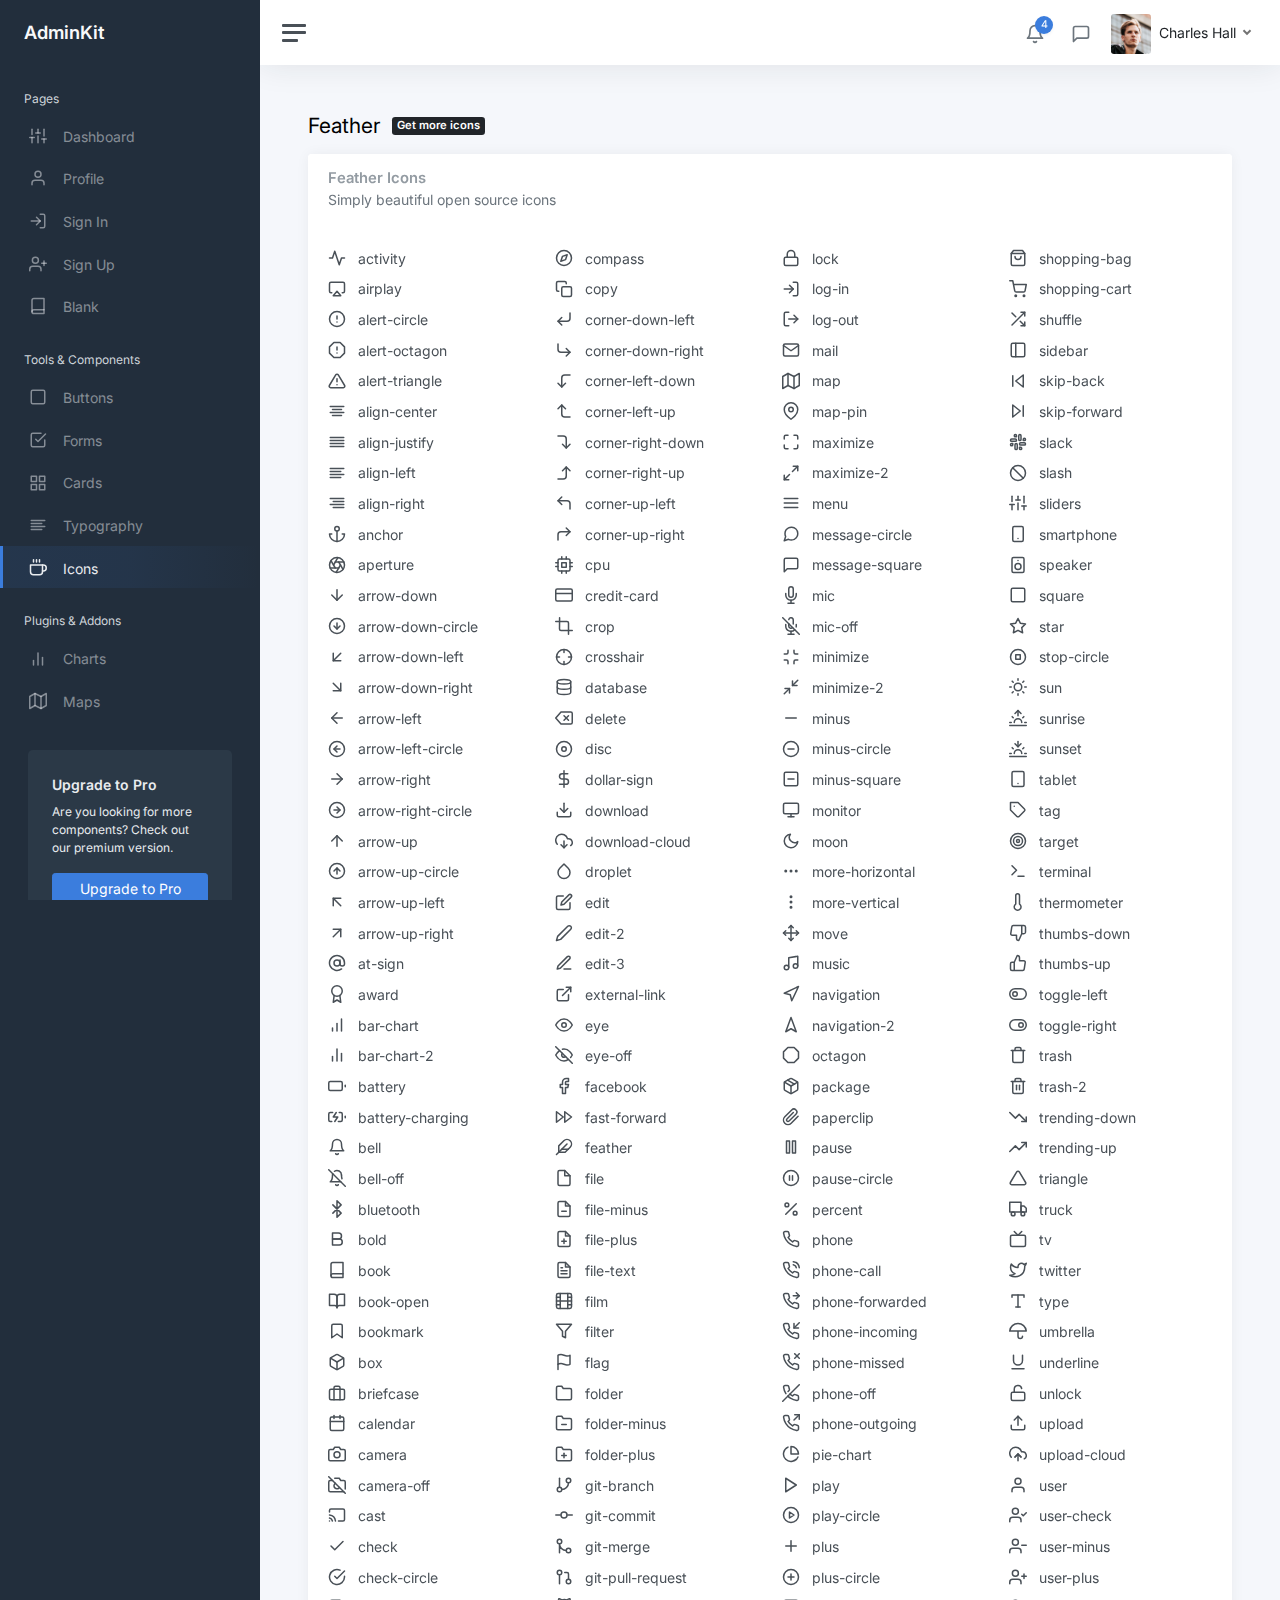
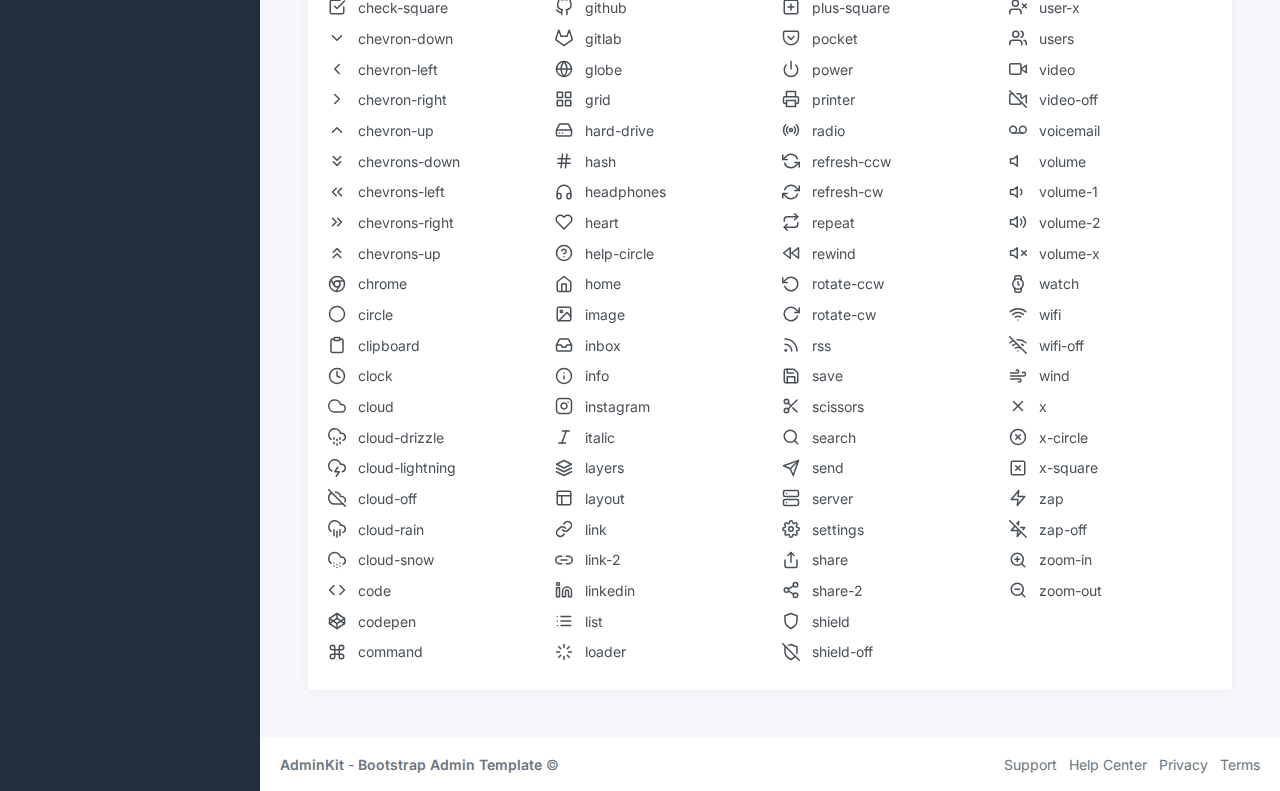
<file: icons-feather.html>
<!DOCTYPE html>
<html lang="en">

<head>
	<meta charset="utf-8">
	<meta http-equiv="X-UA-Compatible" content="IE=edge">
	<meta name="viewport" content="width=device-width, initial-scale=1, shrink-to-fit=no">
	<meta name="description" content="Responsive Admin &amp; Dashboard Template based on Bootstrap 5">
	<meta name="author" content="AdminKit">
	<meta name="keywords" content="adminkit, bootstrap, bootstrap 5, admin, dashboard, template, responsive, css, sass, html, theme, front-end, ui kit, web">

	<link rel="preconnect" href="https://fonts.gstatic.com">
	<link rel="shortcut icon" href="img/icons/icon-48x48.png" />

	<link rel="canonical" href="https://demo-basic.adminkit.io/icons-feather.html" />

	<title>Feather | AdminKit Demo</title>

	<link href="css/app.css" rel="stylesheet">
	<link href="https://fonts.googleapis.com/css2?family=Inter:wght@300;400;600&display=swap" rel="stylesheet">
</head>

<body>
	<div class="wrapper">
		<nav id="sidebar" class="sidebar js-sidebar">
			<div class="sidebar-content js-simplebar">
				<a class="sidebar-brand" href="index.html">
          <span class="align-middle">AdminKit</span>
        </a>

				<ul class="sidebar-nav">
					<li class="sidebar-header">
						Pages
					</li>

					<li class="sidebar-item">
						<a class="sidebar-link" href="index.html">
              <i class="align-middle" data-feather="sliders"></i> <span class="align-middle">Dashboard</span>
            </a>
					</li>

					<li class="sidebar-item">
						<a class="sidebar-link" href="pages-profile.html">
              <i class="align-middle" data-feather="user"></i> <span class="align-middle">Profile</span>
            </a>
					</li>

					<li class="sidebar-item">
						<a class="sidebar-link" href="pages-sign-in.html">
              <i class="align-middle" data-feather="log-in"></i> <span class="align-middle">Sign In</span>
            </a>
					</li>

					<li class="sidebar-item">
						<a class="sidebar-link" href="pages-sign-up.html">
              <i class="align-middle" data-feather="user-plus"></i> <span class="align-middle">Sign Up</span>
            </a>
					</li>

					<li class="sidebar-item">
						<a class="sidebar-link" href="pages-blank.html">
              <i class="align-middle" data-feather="book"></i> <span class="align-middle">Blank</span>
            </a>
					</li>

					<li class="sidebar-header">
						Tools & Components
					</li>

					<li class="sidebar-item">
						<a class="sidebar-link" href="ui-buttons.html">
              <i class="align-middle" data-feather="square"></i> <span class="align-middle">Buttons</span>
            </a>
					</li>

					<li class="sidebar-item">
						<a class="sidebar-link" href="ui-forms.html">
              <i class="align-middle" data-feather="check-square"></i> <span class="align-middle">Forms</span>
            </a>
					</li>

					<li class="sidebar-item">
						<a class="sidebar-link" href="ui-cards.html">
              <i class="align-middle" data-feather="grid"></i> <span class="align-middle">Cards</span>
            </a>
					</li>

					<li class="sidebar-item">
						<a class="sidebar-link" href="ui-typography.html">
              <i class="align-middle" data-feather="align-left"></i> <span class="align-middle">Typography</span>
            </a>
					</li>

					<li class="sidebar-item active">
						<a class="sidebar-link" href="icons-feather.html">
              <i class="align-middle" data-feather="coffee"></i> <span class="align-middle">Icons</span>
            </a>
					</li>

					<li class="sidebar-header">
						Plugins & Addons
					</li>

					<li class="sidebar-item">
						<a class="sidebar-link" href="charts-chartjs.html">
              <i class="align-middle" data-feather="bar-chart-2"></i> <span class="align-middle">Charts</span>
            </a>
					</li>

					<li class="sidebar-item">
						<a class="sidebar-link" href="maps-google.html">
              <i class="align-middle" data-feather="map"></i> <span class="align-middle">Maps</span>
            </a>
					</li>
				</ul>

				<div class="sidebar-cta">
					<div class="sidebar-cta-content">
						<strong class="d-inline-block mb-2">Upgrade to Pro</strong>
						<div class="mb-3 text-sm">
							Are you looking for more components? Check out our premium version.
						</div>
						<div class="d-grid">
							<a href="upgrade-to-pro.html" class="btn btn-primary">Upgrade to Pro</a>
						</div>
					</div>
				</div>
			</div>
		</nav>

		<div class="main">
			<nav class="navbar navbar-expand navbar-light navbar-bg">
				<a class="sidebar-toggle js-sidebar-toggle">
          <i class="hamburger align-self-center"></i>
        </a>

				<div class="navbar-collapse collapse">
					<ul class="navbar-nav navbar-align">
						<li class="nav-item dropdown">
							<a class="nav-icon dropdown-toggle" href="#" id="alertsDropdown" data-bs-toggle="dropdown">
								<div class="position-relative">
									<i class="align-middle" data-feather="bell"></i>
									<span class="indicator">4</span>
								</div>
							</a>
							<div class="dropdown-menu dropdown-menu-lg dropdown-menu-end py-0" aria-labelledby="alertsDropdown">
								<div class="dropdown-menu-header">
									4 New Notifications
								</div>
								<div class="list-group">
									<a href="#" class="list-group-item">
										<div class="row g-0 align-items-center">
											<div class="col-2">
												<i class="text-danger" data-feather="alert-circle"></i>
											</div>
											<div class="col-10">
												<div class="text-dark">Update completed</div>
												<div class="text-muted small mt-1">Restart server 12 to complete the update.</div>
												<div class="text-muted small mt-1">30m ago</div>
											</div>
										</div>
									</a>
									<a href="#" class="list-group-item">
										<div class="row g-0 align-items-center">
											<div class="col-2">
												<i class="text-warning" data-feather="bell"></i>
											</div>
											<div class="col-10">
												<div class="text-dark">Lorem ipsum</div>
												<div class="text-muted small mt-1">Aliquam ex eros, imperdiet vulputate hendrerit et.</div>
												<div class="text-muted small mt-1">2h ago</div>
											</div>
										</div>
									</a>
									<a href="#" class="list-group-item">
										<div class="row g-0 align-items-center">
											<div class="col-2">
												<i class="text-primary" data-feather="home"></i>
											</div>
											<div class="col-10">
												<div class="text-dark">Login from 192.186.1.8</div>
												<div class="text-muted small mt-1">5h ago</div>
											</div>
										</div>
									</a>
									<a href="#" class="list-group-item">
										<div class="row g-0 align-items-center">
											<div class="col-2">
												<i class="text-success" data-feather="user-plus"></i>
											</div>
											<div class="col-10">
												<div class="text-dark">New connection</div>
												<div class="text-muted small mt-1">Christina accepted your request.</div>
												<div class="text-muted small mt-1">14h ago</div>
											</div>
										</div>
									</a>
								</div>
								<div class="dropdown-menu-footer">
									<a href="#" class="text-muted">Show all notifications</a>
								</div>
							</div>
						</li>
						<li class="nav-item dropdown">
							<a class="nav-icon dropdown-toggle" href="#" id="messagesDropdown" data-bs-toggle="dropdown">
								<div class="position-relative">
									<i class="align-middle" data-feather="message-square"></i>
								</div>
							</a>
							<div class="dropdown-menu dropdown-menu-lg dropdown-menu-end py-0" aria-labelledby="messagesDropdown">
								<div class="dropdown-menu-header">
									<div class="position-relative">
										4 New Messages
									</div>
								</div>
								<div class="list-group">
									<a href="#" class="list-group-item">
										<div class="row g-0 align-items-center">
											<div class="col-2">
												<img src="img/avatars/avatar-5.jpg" class="avatar img-fluid rounded-circle" alt="Vanessa Tucker">
											</div>
											<div class="col-10 ps-2">
												<div class="text-dark">Vanessa Tucker</div>
												<div class="text-muted small mt-1">Nam pretium turpis et arcu. Duis arcu tortor.</div>
												<div class="text-muted small mt-1">15m ago</div>
											</div>
										</div>
									</a>
									<a href="#" class="list-group-item">
										<div class="row g-0 align-items-center">
											<div class="col-2">
												<img src="img/avatars/avatar-2.jpg" class="avatar img-fluid rounded-circle" alt="William Harris">
											</div>
											<div class="col-10 ps-2">
												<div class="text-dark">William Harris</div>
												<div class="text-muted small mt-1">Curabitur ligula sapien euismod vitae.</div>
												<div class="text-muted small mt-1">2h ago</div>
											</div>
										</div>
									</a>
									<a href="#" class="list-group-item">
										<div class="row g-0 align-items-center">
											<div class="col-2">
												<img src="img/avatars/avatar-4.jpg" class="avatar img-fluid rounded-circle" alt="Christina Mason">
											</div>
											<div class="col-10 ps-2">
												<div class="text-dark">Christina Mason</div>
												<div class="text-muted small mt-1">Pellentesque auctor neque nec urna.</div>
												<div class="text-muted small mt-1">4h ago</div>
											</div>
										</div>
									</a>
									<a href="#" class="list-group-item">
										<div class="row g-0 align-items-center">
											<div class="col-2">
												<img src="img/avatars/avatar-3.jpg" class="avatar img-fluid rounded-circle" alt="Sharon Lessman">
											</div>
											<div class="col-10 ps-2">
												<div class="text-dark">Sharon Lessman</div>
												<div class="text-muted small mt-1">Aenean tellus metus, bibendum sed, posuere ac, mattis non.</div>
												<div class="text-muted small mt-1">5h ago</div>
											</div>
										</div>
									</a>
								</div>
								<div class="dropdown-menu-footer">
									<a href="#" class="text-muted">Show all messages</a>
								</div>
							</div>
						</li>
						<li class="nav-item dropdown">
							<a class="nav-icon dropdown-toggle d-inline-block d-sm-none" href="#" data-bs-toggle="dropdown">
                <i class="align-middle" data-feather="settings"></i>
              </a>

							<a class="nav-link dropdown-toggle d-none d-sm-inline-block" href="#" data-bs-toggle="dropdown">
                <img src="img/avatars/avatar.jpg" class="avatar img-fluid rounded me-1" alt="Charles Hall" /> <span class="text-dark">Charles Hall</span>
              </a>
							<div class="dropdown-menu dropdown-menu-end">
								<a class="dropdown-item" href="pages-profile.html"><i class="align-middle me-1" data-feather="user"></i> Profile</a>
								<a class="dropdown-item" href="#"><i class="align-middle me-1" data-feather="pie-chart"></i> Analytics</a>
								<div class="dropdown-divider"></div>
								<a class="dropdown-item" href="index.html"><i class="align-middle me-1" data-feather="settings"></i> Settings & Privacy</a>
								<a class="dropdown-item" href="#"><i class="align-middle me-1" data-feather="help-circle"></i> Help Center</a>
								<div class="dropdown-divider"></div>
								<a class="dropdown-item" href="#">Log out</a>
							</div>
						</li>
					</ul>
				</div>
			</nav>

			<main class="content">
				<div class="container-fluid p-0">

					<div class="mb-3">
						<h1 class="h3 d-inline align-middle">Feather</h1>
						<a class="badge bg-dark text-white ms-2" href="upgrade-to-pro.html">
      Get more icons
  </a>
					</div>
					<div class="card">
						<div class="card-header">
							<h3 class="card-title">Feather Icons</h3>
							<h6 class="card-subtitle text-muted">Simply beautiful open source icons</h6>
						</div>
						<div class="card-body">
							<div class="row">
								<div class="col-12 col-md-6 col-lg-3">
									<div class="mb-2">
										<i class="align-middle me-2" data-feather="activity"></i> <span class="align-middle">activity</span>
									</div>
									<div class="mb-2">
										<i class="align-middle me-2" data-feather="airplay"></i> <span class="align-middle">airplay</span>
									</div>
									<div class="mb-2">
										<i class="align-middle me-2" data-feather="alert-circle"></i> <span class="align-middle">alert-circle</span>
									</div>
									<div class="mb-2">
										<i class="align-middle me-2" data-feather="alert-octagon"></i> <span class="align-middle">alert-octagon</span>
									</div>
									<div class="mb-2">
										<i class="align-middle me-2" data-feather="alert-triangle"></i> <span class="align-middle">alert-triangle</span>
									</div>
									<div class="mb-2">
										<i class="align-middle me-2" data-feather="align-center"></i> <span class="align-middle">align-center</span>
									</div>
									<div class="mb-2">
										<i class="align-middle me-2" data-feather="align-justify"></i> <span class="align-middle">align-justify</span>
									</div>
									<div class="mb-2">
										<i class="align-middle me-2" data-feather="align-left"></i> <span class="align-middle">align-left</span>
									</div>
									<div class="mb-2">
										<i class="align-middle me-2" data-feather="align-right"></i> <span class="align-middle">align-right</span>
									</div>
									<div class="mb-2">
										<i class="align-middle me-2" data-feather="anchor"></i> <span class="align-middle">anchor</span>
									</div>
									<div class="mb-2">
										<i class="align-middle me-2" data-feather="aperture"></i> <span class="align-middle">aperture</span>
									</div>
									<div class="mb-2">
										<i class="align-middle me-2" data-feather="arrow-down"></i> <span class="align-middle">arrow-down</span>
									</div>
									<div class="mb-2">
										<i class="align-middle me-2" data-feather="arrow-down-circle"></i> <span class="align-middle">arrow-down-circle</span>
									</div>
									<div class="mb-2">
										<i class="align-middle me-2" data-feather="arrow-down-left"></i> <span class="align-middle">arrow-down-left</span>
									</div>
									<div class="mb-2">
										<i class="align-middle me-2" data-feather="arrow-down-right"></i> <span class="align-middle">arrow-down-right</span>
									</div>
									<div class="mb-2">
										<i class="align-middle me-2" data-feather="arrow-left"></i> <span class="align-middle">arrow-left</span>
									</div>
									<div class="mb-2">
										<i class="align-middle me-2" data-feather="arrow-left-circle"></i> <span class="align-middle">arrow-left-circle</span>
									</div>
									<div class="mb-2">
										<i class="align-middle me-2" data-feather="arrow-right"></i> <span class="align-middle">arrow-right</span>
									</div>
									<div class="mb-2">
										<i class="align-middle me-2" data-feather="arrow-right-circle"></i> <span class="align-middle">arrow-right-circle</span>
									</div>
									<div class="mb-2">
										<i class="align-middle me-2" data-feather="arrow-up"></i> <span class="align-middle">arrow-up</span>
									</div>
									<div class="mb-2">
										<i class="align-middle me-2" data-feather="arrow-up-circle"></i> <span class="align-middle">arrow-up-circle</span>
									</div>
									<div class="mb-2">
										<i class="align-middle me-2" data-feather="arrow-up-left"></i> <span class="align-middle">arrow-up-left</span>
									</div>
									<div class="mb-2">
										<i class="align-middle me-2" data-feather="arrow-up-right"></i> <span class="align-middle">arrow-up-right</span>
									</div>
									<div class="mb-2">
										<i class="align-middle me-2" data-feather="at-sign"></i> <span class="align-middle">at-sign</span>
									</div>
									<div class="mb-2">
										<i class="align-middle me-2" data-feather="award"></i> <span class="align-middle">award</span>
									</div>
									<div class="mb-2">
										<i class="align-middle me-2" data-feather="bar-chart"></i> <span class="align-middle">bar-chart</span>
									</div>
									<div class="mb-2">
										<i class="align-middle me-2" data-feather="bar-chart-2"></i> <span class="align-middle">bar-chart-2</span>
									</div>
									<div class="mb-2">
										<i class="align-middle me-2" data-feather="battery"></i> <span class="align-middle">battery</span>
									</div>
									<div class="mb-2">
										<i class="align-middle me-2" data-feather="battery-charging"></i> <span class="align-middle">battery-charging</span>
									</div>
									<div class="mb-2">
										<i class="align-middle me-2" data-feather="bell"></i> <span class="align-middle">bell</span>
									</div>
									<div class="mb-2">
										<i class="align-middle me-2" data-feather="bell-off"></i> <span class="align-middle">bell-off</span>
									</div>
									<div class="mb-2">
										<i class="align-middle me-2" data-feather="bluetooth"></i> <span class="align-middle">bluetooth</span>
									</div>
									<div class="mb-2">
										<i class="align-middle me-2" data-feather="bold"></i> <span class="align-middle">bold</span>
									</div>
									<div class="mb-2">
										<i class="align-middle me-2" data-feather="book"></i> <span class="align-middle">book</span>
									</div>
									<div class="mb-2">
										<i class="align-middle me-2" data-feather="book-open"></i> <span class="align-middle">book-open</span>
									</div>
									<div class="mb-2">
										<i class="align-middle me-2" data-feather="bookmark"></i> <span class="align-middle">bookmark</span>
									</div>
									<div class="mb-2">
										<i class="align-middle me-2" data-feather="box"></i> <span class="align-middle">box</span>
									</div>
									<div class="mb-2">
										<i class="align-middle me-2" data-feather="briefcase"></i> <span class="align-middle">briefcase</span>
									</div>
									<div class="mb-2">
										<i class="align-middle me-2" data-feather="calendar"></i> <span class="align-middle">calendar</span>
									</div>
									<div class="mb-2">
										<i class="align-middle me-2" data-feather="camera"></i> <span class="align-middle">camera</span>
									</div>
									<div class="mb-2">
										<i class="align-middle me-2" data-feather="camera-off"></i> <span class="align-middle">camera-off</span>
									</div>
									<div class="mb-2">
										<i class="align-middle me-2" data-feather="cast"></i> <span class="align-middle">cast</span>
									</div>
									<div class="mb-2">
										<i class="align-middle me-2" data-feather="check"></i> <span class="align-middle">check</span>
									</div>
									<div class="mb-2">
										<i class="align-middle me-2" data-feather="check-circle"></i> <span class="align-middle">check-circle</span>
									</div>
									<div class="mb-2">
										<i class="align-middle me-2" data-feather="check-square"></i> <span class="align-middle">check-square</span>
									</div>
									<div class="mb-2">
										<i class="align-middle me-2" data-feather="chevron-down"></i> <span class="align-middle">chevron-down</span>
									</div>
									<div class="mb-2">
										<i class="align-middle me-2" data-feather="chevron-left"></i> <span class="align-middle">chevron-left</span>
									</div>
									<div class="mb-2">
										<i class="align-middle me-2" data-feather="chevron-right"></i> <span class="align-middle">chevron-right</span>
									</div>
									<div class="mb-2">
										<i class="align-middle me-2" data-feather="chevron-up"></i> <span class="align-middle">chevron-up</span>
									</div>
									<div class="mb-2">
										<i class="align-middle me-2" data-feather="chevrons-down"></i> <span class="align-middle">chevrons-down</span>
									</div>
									<div class="mb-2">
										<i class="align-middle me-2" data-feather="chevrons-left"></i> <span class="align-middle">chevrons-left</span>
									</div>
									<div class="mb-2">
										<i class="align-middle me-2" data-feather="chevrons-right"></i> <span class="align-middle">chevrons-right</span>
									</div>
									<div class="mb-2">
										<i class="align-middle me-2" data-feather="chevrons-up"></i> <span class="align-middle">chevrons-up</span>
									</div>
									<div class="mb-2">
										<i class="align-middle me-2" data-feather="chrome"></i> <span class="align-middle">chrome</span>
									</div>
									<div class="mb-2">
										<i class="align-middle me-2" data-feather="circle"></i> <span class="align-middle">circle</span>
									</div>
									<div class="mb-2">
										<i class="align-middle me-2" data-feather="clipboard"></i> <span class="align-middle">clipboard</span>
									</div>
									<div class="mb-2">
										<i class="align-middle me-2" data-feather="clock"></i> <span class="align-middle">clock</span>
									</div>
									<div class="mb-2">
										<i class="align-middle me-2" data-feather="cloud"></i> <span class="align-middle">cloud</span>
									</div>
									<div class="mb-2">
										<i class="align-middle me-2" data-feather="cloud-drizzle"></i> <span class="align-middle">cloud-drizzle</span>
									</div>
									<div class="mb-2">
										<i class="align-middle me-2" data-feather="cloud-lightning"></i> <span class="align-middle">cloud-lightning</span>
									</div>
									<div class="mb-2">
										<i class="align-middle me-2" data-feather="cloud-off"></i> <span class="align-middle">cloud-off</span>
									</div>
									<div class="mb-2">
										<i class="align-middle me-2" data-feather="cloud-rain"></i> <span class="align-middle">cloud-rain</span>
									</div>
									<div class="mb-2">
										<i class="align-middle me-2" data-feather="cloud-snow"></i> <span class="align-middle">cloud-snow</span>
									</div>
									<div class="mb-2">
										<i class="align-middle me-2" data-feather="code"></i> <span class="align-middle">code</span>
									</div>
									<div class="mb-2">
										<i class="align-middle me-2" data-feather="codepen"></i> <span class="align-middle">codepen</span>
									</div>
									<div class="mb-2">
										<i class="align-middle me-2" data-feather="command"></i> <span class="align-middle">command</span>
									</div>
								</div>
								<div class="col-12 col-md-6 col-lg-3">
									<div class="mb-2">
										<i class="align-middle me-2" data-feather="compass"></i> <span class="align-middle">compass</span>
									</div>
									<div class="mb-2">
										<i class="align-middle me-2" data-feather="copy"></i> <span class="align-middle">copy</span>
									</div>
									<div class="mb-2">
										<i class="align-middle me-2" data-feather="corner-down-left"></i> <span class="align-middle">corner-down-left</span>
									</div>
									<div class="mb-2">
										<i class="align-middle me-2" data-feather="corner-down-right"></i> <span class="align-middle">corner-down-right</span>
									</div>
									<div class="mb-2">
										<i class="align-middle me-2" data-feather="corner-left-down"></i> <span class="align-middle">corner-left-down</span>
									</div>
									<div class="mb-2">
										<i class="align-middle me-2" data-feather="corner-left-up"></i> <span class="align-middle">corner-left-up</span>
									</div>
									<div class="mb-2">
										<i class="align-middle me-2" data-feather="corner-right-down"></i> <span class="align-middle">corner-right-down</span>
									</div>
									<div class="mb-2">
										<i class="align-middle me-2" data-feather="corner-right-up"></i> <span class="align-middle">corner-right-up</span>
									</div>
									<div class="mb-2">
										<i class="align-middle me-2" data-feather="corner-up-left"></i> <span class="align-middle">corner-up-left</span>
									</div>
									<div class="mb-2">
										<i class="align-middle me-2" data-feather="corner-up-right"></i> <span class="align-middle">corner-up-right</span>
									</div>
									<div class="mb-2">
										<i class="align-middle me-2" data-feather="cpu"></i> <span class="align-middle">cpu</span>
									</div>
									<div class="mb-2">
										<i class="align-middle me-2" data-feather="credit-card"></i> <span class="align-middle">credit-card</span>
									</div>
									<div class="mb-2">
										<i class="align-middle me-2" data-feather="crop"></i> <span class="align-middle">crop</span>
									</div>
									<div class="mb-2">
										<i class="align-middle me-2" data-feather="crosshair"></i> <span class="align-middle">crosshair</span>
									</div>
									<div class="mb-2">
										<i class="align-middle me-2" data-feather="database"></i> <span class="align-middle">database</span>
									</div>
									<div class="mb-2">
										<i class="align-middle me-2" data-feather="delete"></i> <span class="align-middle">delete</span>
									</div>
									<div class="mb-2">
										<i class="align-middle me-2" data-feather="disc"></i> <span class="align-middle">disc</span>
									</div>
									<div class="mb-2">
										<i class="align-middle me-2" data-feather="dollar-sign"></i> <span class="align-middle">dollar-sign</span>
									</div>
									<div class="mb-2">
										<i class="align-middle me-2" data-feather="download"></i> <span class="align-middle">download</span>
									</div>
									<div class="mb-2">
										<i class="align-middle me-2" data-feather="download-cloud"></i> <span class="align-middle">download-cloud</span>
									</div>
									<div class="mb-2">
										<i class="align-middle me-2" data-feather="droplet"></i> <span class="align-middle">droplet</span>
									</div>
									<div class="mb-2">
										<i class="align-middle me-2" data-feather="edit"></i> <span class="align-middle">edit</span>
									</div>
									<div class="mb-2">
										<i class="align-middle me-2" data-feather="edit-2"></i> <span class="align-middle">edit-2</span>
									</div>
									<div class="mb-2">
										<i class="align-middle me-2" data-feather="edit-3"></i> <span class="align-middle">edit-3</span>
									</div>
									<div class="mb-2">
										<i class="align-middle me-2" data-feather="external-link"></i> <span class="align-middle">external-link</span>
									</div>
									<div class="mb-2">
										<i class="align-middle me-2" data-feather="eye"></i> <span class="align-middle">eye</span>
									</div>
									<div class="mb-2">
										<i class="align-middle me-2" data-feather="eye-off"></i> <span class="align-middle">eye-off</span>
									</div>
									<div class="mb-2">
										<i class="align-middle me-2" data-feather="facebook"></i> <span class="align-middle">facebook</span>
									</div>
									<div class="mb-2">
										<i class="align-middle me-2" data-feather="fast-forward"></i> <span class="align-middle">fast-forward</span>
									</div>
									<div class="mb-2">
										<i class="align-middle me-2" data-feather="feather"></i> <span class="align-middle">feather</span>
									</div>
									<div class="mb-2">
										<i class="align-middle me-2" data-feather="file"></i> <span class="align-middle">file</span>
									</div>
									<div class="mb-2">
										<i class="align-middle me-2" data-feather="file-minus"></i> <span class="align-middle">file-minus</span>
									</div>
									<div class="mb-2">
										<i class="align-middle me-2" data-feather="file-plus"></i> <span class="align-middle">file-plus</span>
									</div>
									<div class="mb-2">
										<i class="align-middle me-2" data-feather="file-text"></i> <span class="align-middle">file-text</span>
									</div>
									<div class="mb-2">
										<i class="align-middle me-2" data-feather="film"></i> <span class="align-middle">film</span>
									</div>
									<div class="mb-2">
										<i class="align-middle me-2" data-feather="filter"></i> <span class="align-middle">filter</span>
									</div>
									<div class="mb-2">
										<i class="align-middle me-2" data-feather="flag"></i> <span class="align-middle">flag</span>
									</div>
									<div class="mb-2">
										<i class="align-middle me-2" data-feather="folder"></i> <span class="align-middle">folder</span>
									</div>
									<div class="mb-2">
										<i class="align-middle me-2" data-feather="folder-minus"></i> <span class="align-middle">folder-minus</span>
									</div>
									<div class="mb-2">
										<i class="align-middle me-2" data-feather="folder-plus"></i> <span class="align-middle">folder-plus</span>
									</div>
									<div class="mb-2">
										<i class="align-middle me-2" data-feather="git-branch"></i> <span class="align-middle">git-branch</span>
									</div>
									<div class="mb-2">
										<i class="align-middle me-2" data-feather="git-commit"></i> <span class="align-middle">git-commit</span>
									</div>
									<div class="mb-2">
										<i class="align-middle me-2" data-feather="git-merge"></i> <span class="align-middle">git-merge</span>
									</div>
									<div class="mb-2">
										<i class="align-middle me-2" data-feather="git-pull-request"></i> <span class="align-middle">git-pull-request</span>
									</div>
									<div class="mb-2">
										<i class="align-middle me-2" data-feather="github"></i> <span class="align-middle">github</span>
									</div>
									<div class="mb-2">
										<i class="align-middle me-2" data-feather="gitlab"></i> <span class="align-middle">gitlab</span>
									</div>
									<div class="mb-2">
										<i class="align-middle me-2" data-feather="globe"></i> <span class="align-middle">globe</span>
									</div>
									<div class="mb-2">
										<i class="align-middle me-2" data-feather="grid"></i> <span class="align-middle">grid</span>
									</div>
									<div class="mb-2">
										<i class="align-middle me-2" data-feather="hard-drive"></i> <span class="align-middle">hard-drive</span>
									</div>
									<div class="mb-2">
										<i class="align-middle me-2" data-feather="hash"></i> <span class="align-middle">hash</span>
									</div>
									<div class="mb-2">
										<i class="align-middle me-2" data-feather="headphones"></i> <span class="align-middle">headphones</span>
									</div>
									<div class="mb-2">
										<i class="align-middle me-2" data-feather="heart"></i> <span class="align-middle">heart</span>
									</div>
									<div class="mb-2">
										<i class="align-middle me-2" data-feather="help-circle"></i> <span class="align-middle">help-circle</span>
									</div>
									<div class="mb-2">
										<i class="align-middle me-2" data-feather="home"></i> <span class="align-middle">home</span>
									</div>
									<div class="mb-2">
										<i class="align-middle me-2" data-feather="image"></i> <span class="align-middle">image</span>
									</div>
									<div class="mb-2">
										<i class="align-middle me-2" data-feather="inbox"></i> <span class="align-middle">inbox</span>
									</div>
									<div class="mb-2">
										<i class="align-middle me-2" data-feather="info"></i> <span class="align-middle">info</span>
									</div>
									<div class="mb-2">
										<i class="align-middle me-2" data-feather="instagram"></i> <span class="align-middle">instagram</span>
									</div>
									<div class="mb-2">
										<i class="align-middle me-2" data-feather="italic"></i> <span class="align-middle">italic</span>
									</div>
									<div class="mb-2">
										<i class="align-middle me-2" data-feather="layers"></i> <span class="align-middle">layers</span>
									</div>
									<div class="mb-2">
										<i class="align-middle me-2" data-feather="layout"></i> <span class="align-middle">layout</span>
									</div>
									<div class="mb-2">
										<i class="align-middle me-2" data-feather="link"></i> <span class="align-middle">link</span>
									</div>
									<div class="mb-2">
										<i class="align-middle me-2" data-feather="link-2"></i> <span class="align-middle">link-2</span>
									</div>
									<div class="mb-2">
										<i class="align-middle me-2" data-feather="linkedin"></i> <span class="align-middle">linkedin</span>
									</div>
									<div class="mb-2">
										<i class="align-middle me-2" data-feather="list"></i> <span class="align-middle">list</span>
									</div>
									<div class="mb-2">
										<i class="align-middle me-2" data-feather="loader"></i> <span class="align-middle">loader</span>
									</div>
								</div>
								<div class="col-12 col-md-6 col-lg-3">
									<div class="mb-2">
										<i class="align-middle me-2" data-feather="lock"></i> <span class="align-middle">lock</span>
									</div>
									<div class="mb-2">
										<i class="align-middle me-2" data-feather="log-in"></i> <span class="align-middle">log-in</span>
									</div>
									<div class="mb-2">
										<i class="align-middle me-2" data-feather="log-out"></i> <span class="align-middle">log-out</span>
									</div>
									<div class="mb-2">
										<i class="align-middle me-2" data-feather="mail"></i> <span class="align-middle">mail</span>
									</div>
									<div class="mb-2">
										<i class="align-middle me-2" data-feather="map"></i> <span class="align-middle">map</span>
									</div>
									<div class="mb-2">
										<i class="align-middle me-2" data-feather="map-pin"></i> <span class="align-middle">map-pin</span>
									</div>
									<div class="mb-2">
										<i class="align-middle me-2" data-feather="maximize"></i> <span class="align-middle">maximize</span>
									</div>
									<div class="mb-2">
										<i class="align-middle me-2" data-feather="maximize-2"></i> <span class="align-middle">maximize-2</span>
									</div>
									<div class="mb-2">
										<i class="align-middle me-2" data-feather="menu"></i> <span class="align-middle">menu</span>
									</div>
									<div class="mb-2">
										<i class="align-middle me-2" data-feather="message-circle"></i> <span class="align-middle">message-circle</span>
									</div>
									<div class="mb-2">
										<i class="align-middle me-2" data-feather="message-square"></i> <span class="align-middle">message-square</span>
									</div>
									<div class="mb-2">
										<i class="align-middle me-2" data-feather="mic"></i> <span class="align-middle">mic</span>
									</div>
									<div class="mb-2">
										<i class="align-middle me-2" data-feather="mic-off"></i> <span class="align-middle">mic-off</span>
									</div>
									<div class="mb-2">
										<i class="align-middle me-2" data-feather="minimize"></i> <span class="align-middle">minimize</span>
									</div>
									<div class="mb-2">
										<i class="align-middle me-2" data-feather="minimize-2"></i> <span class="align-middle">minimize-2</span>
									</div>
									<div class="mb-2">
										<i class="align-middle me-2" data-feather="minus"></i> <span class="align-middle">minus</span>
									</div>
									<div class="mb-2">
										<i class="align-middle me-2" data-feather="minus-circle"></i> <span class="align-middle">minus-circle</span>
									</div>
									<div class="mb-2">
										<i class="align-middle me-2" data-feather="minus-square"></i> <span class="align-middle">minus-square</span>
									</div>
									<div class="mb-2">
										<i class="align-middle me-2" data-feather="monitor"></i> <span class="align-middle">monitor</span>
									</div>
									<div class="mb-2">
										<i class="align-middle me-2" data-feather="moon"></i> <span class="align-middle">moon</span>
									</div>
									<div class="mb-2">
										<i class="align-middle me-2" data-feather="more-horizontal"></i> <span class="align-middle">more-horizontal</span>
									</div>
									<div class="mb-2">
										<i class="align-middle me-2" data-feather="more-vertical"></i> <span class="align-middle">more-vertical</span>
									</div>
									<div class="mb-2">
										<i class="align-middle me-2" data-feather="move"></i> <span class="align-middle">move</span>
									</div>
									<div class="mb-2">
										<i class="align-middle me-2" data-feather="music"></i> <span class="align-middle">music</span>
									</div>
									<div class="mb-2">
										<i class="align-middle me-2" data-feather="navigation"></i> <span class="align-middle">navigation</span>
									</div>
									<div class="mb-2">
										<i class="align-middle me-2" data-feather="navigation-2"></i> <span class="align-middle">navigation-2</span>
									</div>
									<div class="mb-2">
										<i class="align-middle me-2" data-feather="octagon"></i> <span class="align-middle">octagon</span>
									</div>
									<div class="mb-2">
										<i class="align-middle me-2" data-feather="package"></i> <span class="align-middle">package</span>
									</div>
									<div class="mb-2">
										<i class="align-middle me-2" data-feather="paperclip"></i> <span class="align-middle">paperclip</span>
									</div>
									<div class="mb-2">
										<i class="align-middle me-2" data-feather="pause"></i> <span class="align-middle">pause</span>
									</div>
									<div class="mb-2">
										<i class="align-middle me-2" data-feather="pause-circle"></i> <span class="align-middle">pause-circle</span>
									</div>
									<div class="mb-2">
										<i class="align-middle me-2" data-feather="percent"></i> <span class="align-middle">percent</span>
									</div>
									<div class="mb-2">
										<i class="align-middle me-2" data-feather="phone"></i> <span class="align-middle">phone</span>
									</div>
									<div class="mb-2">
										<i class="align-middle me-2" data-feather="phone-call"></i> <span class="align-middle">phone-call</span>
									</div>
									<div class="mb-2">
										<i class="align-middle me-2" data-feather="phone-forwarded"></i> <span class="align-middle">phone-forwarded</span>
									</div>
									<div class="mb-2">
										<i class="align-middle me-2" data-feather="phone-incoming"></i> <span class="align-middle">phone-incoming</span>
									</div>
									<div class="mb-2">
										<i class="align-middle me-2" data-feather="phone-missed"></i> <span class="align-middle">phone-missed</span>
									</div>
									<div class="mb-2">
										<i class="align-middle me-2" data-feather="phone-off"></i> <span class="align-middle">phone-off</span>
									</div>
									<div class="mb-2">
										<i class="align-middle me-2" data-feather="phone-outgoing"></i> <span class="align-middle">phone-outgoing</span>
									</div>
									<div class="mb-2">
										<i class="align-middle me-2" data-feather="pie-chart"></i> <span class="align-middle">pie-chart</span>
									</div>
									<div class="mb-2">
										<i class="align-middle me-2" data-feather="play"></i> <span class="align-middle">play</span>
									</div>
									<div class="mb-2">
										<i class="align-middle me-2" data-feather="play-circle"></i> <span class="align-middle">play-circle</span>
									</div>
									<div class="mb-2">
										<i class="align-middle me-2" data-feather="plus"></i> <span class="align-middle">plus</span>
									</div>
									<div class="mb-2">
										<i class="align-middle me-2" data-feather="plus-circle"></i> <span class="align-middle">plus-circle</span>
									</div>
									<div class="mb-2">
										<i class="align-middle me-2" data-feather="plus-square"></i> <span class="align-middle">plus-square</span>
									</div>
									<div class="mb-2">
										<i class="align-middle me-2" data-feather="pocket"></i> <span class="align-middle">pocket</span>
									</div>
									<div class="mb-2">
										<i class="align-middle me-2" data-feather="power"></i> <span class="align-middle">power</span>
									</div>
									<div class="mb-2">
										<i class="align-middle me-2" data-feather="printer"></i> <span class="align-middle">printer</span>
									</div>
									<div class="mb-2">
										<i class="align-middle me-2" data-feather="radio"></i> <span class="align-middle">radio</span>
									</div>
									<div class="mb-2">
										<i class="align-middle me-2" data-feather="refresh-ccw"></i> <span class="align-middle">refresh-ccw</span>
									</div>
									<div class="mb-2">
										<i class="align-middle me-2" data-feather="refresh-cw"></i> <span class="align-middle">refresh-cw</span>
									</div>
									<div class="mb-2">
										<i class="align-middle me-2" data-feather="repeat"></i> <span class="align-middle">repeat</span>
									</div>
									<div class="mb-2">
										<i class="align-middle me-2" data-feather="rewind"></i> <span class="align-middle">rewind</span>
									</div>
									<div class="mb-2">
										<i class="align-middle me-2" data-feather="rotate-ccw"></i> <span class="align-middle">rotate-ccw</span>
									</div>
									<div class="mb-2">
										<i class="align-middle me-2" data-feather="rotate-cw"></i> <span class="align-middle">rotate-cw</span>
									</div>
									<div class="mb-2">
										<i class="align-middle me-2" data-feather="rss"></i> <span class="align-middle">rss</span>
									</div>
									<div class="mb-2">
										<i class="align-middle me-2" data-feather="save"></i> <span class="align-middle">save</span>
									</div>
									<div class="mb-2">
										<i class="align-middle me-2" data-feather="scissors"></i> <span class="align-middle">scissors</span>
									</div>
									<div class="mb-2">
										<i class="align-middle me-2" data-feather="search"></i> <span class="align-middle">search</span>
									</div>
									<div class="mb-2">
										<i class="align-middle me-2" data-feather="send"></i> <span class="align-middle">send</span>
									</div>
									<div class="mb-2">
										<i class="align-middle me-2" data-feather="server"></i> <span class="align-middle">server</span>
									</div>
									<div class="mb-2">
										<i class="align-middle me-2" data-feather="settings"></i> <span class="align-middle">settings</span>
									</div>
									<div class="mb-2">
										<i class="align-middle me-2" data-feather="share"></i> <span class="align-middle">share</span>
									</div>
									<div class="mb-2">
										<i class="align-middle me-2" data-feather="share-2"></i> <span class="align-middle">share-2</span>
									</div>
									<div class="mb-2">
										<i class="align-middle me-2" data-feather="shield"></i> <span class="align-middle">shield</span>
									</div>
									<div class="mb-2">
										<i class="align-middle me-2" data-feather="shield-off"></i> <span class="align-middle">shield-off</span>
									</div>
								</div>
								<div class="col-12 col-md-6 col-lg-3">
									<div class="mb-2">
										<i class="align-middle me-2" data-feather="shopping-bag"></i> <span class="align-middle">shopping-bag</span>
									</div>
									<div class="mb-2">
										<i class="align-middle me-2" data-feather="shopping-cart"></i> <span class="align-middle">shopping-cart</span>
									</div>
									<div class="mb-2">
										<i class="align-middle me-2" data-feather="shuffle"></i> <span class="align-middle">shuffle</span>
									</div>
									<div class="mb-2">
										<i class="align-middle me-2" data-feather="sidebar"></i> <span class="align-middle">sidebar</span>
									</div>
									<div class="mb-2">
										<i class="align-middle me-2" data-feather="skip-back"></i> <span class="align-middle">skip-back</span>
									</div>
									<div class="mb-2">
										<i class="align-middle me-2" data-feather="skip-forward"></i> <span class="align-middle">skip-forward</span>
									</div>
									<div class="mb-2">
										<i class="align-middle me-2" data-feather="slack"></i> <span class="align-middle">slack</span>
									</div>
									<div class="mb-2">
										<i class="align-middle me-2" data-feather="slash"></i> <span class="align-middle">slash</span>
									</div>
									<div class="mb-2">
										<i class="align-middle me-2" data-feather="sliders"></i> <span class="align-middle">sliders</span>
									</div>
									<div class="mb-2">
										<i class="align-middle me-2" data-feather="smartphone"></i> <span class="align-middle">smartphone</span>
									</div>
									<div class="mb-2">
										<i class="align-middle me-2" data-feather="speaker"></i> <span class="align-middle">speaker</span>
									</div>
									<div class="mb-2">
										<i class="align-middle me-2" data-feather="square"></i> <span class="align-middle">square</span>
									</div>
									<div class="mb-2">
										<i class="align-middle me-2" data-feather="star"></i> <span class="align-middle">star</span>
									</div>
									<div class="mb-2">
										<i class="align-middle me-2" data-feather="stop-circle"></i> <span class="align-middle">stop-circle</span>
									</div>
									<div class="mb-2">
										<i class="align-middle me-2" data-feather="sun"></i> <span class="align-middle">sun</span>
									</div>
									<div class="mb-2">
										<i class="align-middle me-2" data-feather="sunrise"></i> <span class="align-middle">sunrise</span>
									</div>
									<div class="mb-2">
										<i class="align-middle me-2" data-feather="sunset"></i> <span class="align-middle">sunset</span>
									</div>
									<div class="mb-2">
										<i class="align-middle me-2" data-feather="tablet"></i> <span class="align-middle">tablet</span>
									</div>
									<div class="mb-2">
										<i class="align-middle me-2" data-feather="tag"></i> <span class="align-middle">tag</span>
									</div>
									<div class="mb-2">
										<i class="align-middle me-2" data-feather="target"></i> <span class="align-middle">target</span>
									</div>
									<div class="mb-2">
										<i class="align-middle me-2" data-feather="terminal"></i> <span class="align-middle">terminal</span>
									</div>
									<div class="mb-2">
										<i class="align-middle me-2" data-feather="thermometer"></i> <span class="align-middle">thermometer</span>
									</div>
									<div class="mb-2">
										<i class="align-middle me-2" data-feather="thumbs-down"></i> <span class="align-middle">thumbs-down</span>
									</div>
									<div class="mb-2">
										<i class="align-middle me-2" data-feather="thumbs-up"></i> <span class="align-middle">thumbs-up</span>
									</div>
									<div class="mb-2">
										<i class="align-middle me-2" data-feather="toggle-left"></i> <span class="align-middle">toggle-left</span>
									</div>
									<div class="mb-2">
										<i class="align-middle me-2" data-feather="toggle-right"></i> <span class="align-middle">toggle-right</span>
									</div>
									<div class="mb-2">
										<i class="align-middle me-2" data-feather="trash"></i> <span class="align-middle">trash</span>
									</div>
									<div class="mb-2">
										<i class="align-middle me-2" data-feather="trash-2"></i> <span class="align-middle">trash-2</span>
									</div>
									<div class="mb-2">
										<i class="align-middle me-2" data-feather="trending-down"></i> <span class="align-middle">trending-down</span>
									</div>
									<div class="mb-2">
										<i class="align-middle me-2" data-feather="trending-up"></i> <span class="align-middle">trending-up</span>
									</div>
									<div class="mb-2">
										<i class="align-middle me-2" data-feather="triangle"></i> <span class="align-middle">triangle</span>
									</div>
									<div class="mb-2">
										<i class="align-middle me-2" data-feather="truck"></i> <span class="align-middle">truck</span>
									</div>
									<div class="mb-2">
										<i class="align-middle me-2" data-feather="tv"></i> <span class="align-middle">tv</span>
									</div>
									<div class="mb-2">
										<i class="align-middle me-2" data-feather="twitter"></i> <span class="align-middle">twitter</span>
									</div>
									<div class="mb-2">
										<i class="align-middle me-2" data-feather="type"></i> <span class="align-middle">type</span>
									</div>
									<div class="mb-2">
										<i class="align-middle me-2" data-feather="umbrella"></i> <span class="align-middle">umbrella</span>
									</div>
									<div class="mb-2">
										<i class="align-middle me-2" data-feather="underline"></i> <span class="align-middle">underline</span>
									</div>
									<div class="mb-2">
										<i class="align-middle me-2" data-feather="unlock"></i> <span class="align-middle">unlock</span>
									</div>
									<div class="mb-2">
										<i class="align-middle me-2" data-feather="upload"></i> <span class="align-middle">upload</span>
									</div>
									<div class="mb-2">
										<i class="align-middle me-2" data-feather="upload-cloud"></i> <span class="align-middle">upload-cloud</span>
									</div>
									<div class="mb-2">
										<i class="align-middle me-2" data-feather="user"></i> <span class="align-middle">user</span>
									</div>
									<div class="mb-2">
										<i class="align-middle me-2" data-feather="user-check"></i> <span class="align-middle">user-check</span>
									</div>
									<div class="mb-2">
										<i class="align-middle me-2" data-feather="user-minus"></i> <span class="align-middle">user-minus</span>
									</div>
									<div class="mb-2">
										<i class="align-middle me-2" data-feather="user-plus"></i> <span class="align-middle">user-plus</span>
									</div>
									<div class="mb-2">
										<i class="align-middle me-2" data-feather="user-x"></i> <span class="align-middle">user-x</span>
									</div>
									<div class="mb-2">
										<i class="align-middle me-2" data-feather="users"></i> <span class="align-middle">users</span>
									</div>
									<div class="mb-2">
										<i class="align-middle me-2" data-feather="video"></i> <span class="align-middle">video</span>
									</div>
									<div class="mb-2">
										<i class="align-middle me-2" data-feather="video-off"></i> <span class="align-middle">video-off</span>
									</div>
									<div class="mb-2">
										<i class="align-middle me-2" data-feather="voicemail"></i> <span class="align-middle">voicemail</span>
									</div>
									<div class="mb-2">
										<i class="align-middle me-2" data-feather="volume"></i> <span class="align-middle">volume</span>
									</div>
									<div class="mb-2">
										<i class="align-middle me-2" data-feather="volume-1"></i> <span class="align-middle">volume-1</span>
									</div>
									<div class="mb-2">
										<i class="align-middle me-2" data-feather="volume-2"></i> <span class="align-middle">volume-2</span>
									</div>
									<div class="mb-2">
										<i class="align-middle me-2" data-feather="volume-x"></i> <span class="align-middle">volume-x</span>
									</div>
									<div class="mb-2">
										<i class="align-middle me-2" data-feather="watch"></i> <span class="align-middle">watch</span>
									</div>
									<div class="mb-2">
										<i class="align-middle me-2" data-feather="wifi"></i> <span class="align-middle">wifi</span>
									</div>
									<div class="mb-2">
										<i class="align-middle me-2" data-feather="wifi-off"></i> <span class="align-middle">wifi-off</span>
									</div>
									<div class="mb-2">
										<i class="align-middle me-2" data-feather="wind"></i> <span class="align-middle">wind</span>
									</div>
									<div class="mb-2">
										<i class="align-middle me-2" data-feather="x"></i> <span class="align-middle">x</span>
									</div>
									<div class="mb-2">
										<i class="align-middle me-2" data-feather="x-circle"></i> <span class="align-middle">x-circle</span>
									</div>
									<div class="mb-2">
										<i class="align-middle me-2" data-feather="x-square"></i> <span class="align-middle">x-square</span>
									</div>
									<div class="mb-2">
										<i class="align-middle me-2" data-feather="zap"></i> <span class="align-middle">zap</span>
									</div>
									<div class="mb-2">
										<i class="align-middle me-2" data-feather="zap-off"></i> <span class="align-middle">zap-off</span>
									</div>
									<div class="mb-2">
										<i class="align-middle me-2" data-feather="zoom-in"></i> <span class="align-middle">zoom-in</span>
									</div>
									<div class="mb-2">
										<i class="align-middle me-2" data-feather="zoom-out"></i> <span class="align-middle">zoom-out</span>
									</div>
								</div>
							</div>
						</div>
					</div>

				</div>
			</main>

			<footer class="footer">
				<div class="container-fluid">
					<div class="row text-muted">
						<div class="col-6 text-start">
							<p class="mb-0">
								<a class="text-muted" href="https://adminkit.io/" target="_blank"><strong>AdminKit</strong></a> - <a class="text-muted" href="https://adminkit.io/" target="_blank"><strong>Bootstrap Admin Template</strong></a>								&copy;
							</p>
						</div>
						<div class="col-6 text-end">
							<ul class="list-inline">
								<li class="list-inline-item">
									<a class="text-muted" href="https://adminkit.io/" target="_blank">Support</a>
								</li>
								<li class="list-inline-item">
									<a class="text-muted" href="https://adminkit.io/" target="_blank">Help Center</a>
								</li>
								<li class="list-inline-item">
									<a class="text-muted" href="https://adminkit.io/" target="_blank">Privacy</a>
								</li>
								<li class="list-inline-item">
									<a class="text-muted" href="https://adminkit.io/" target="_blank">Terms</a>
								</li>
							</ul>
						</div>
					</div>
				</div>
			</footer>
		</div>
	</div>

	<script src="js/app.js"></script>

</body>

</html>
</file>
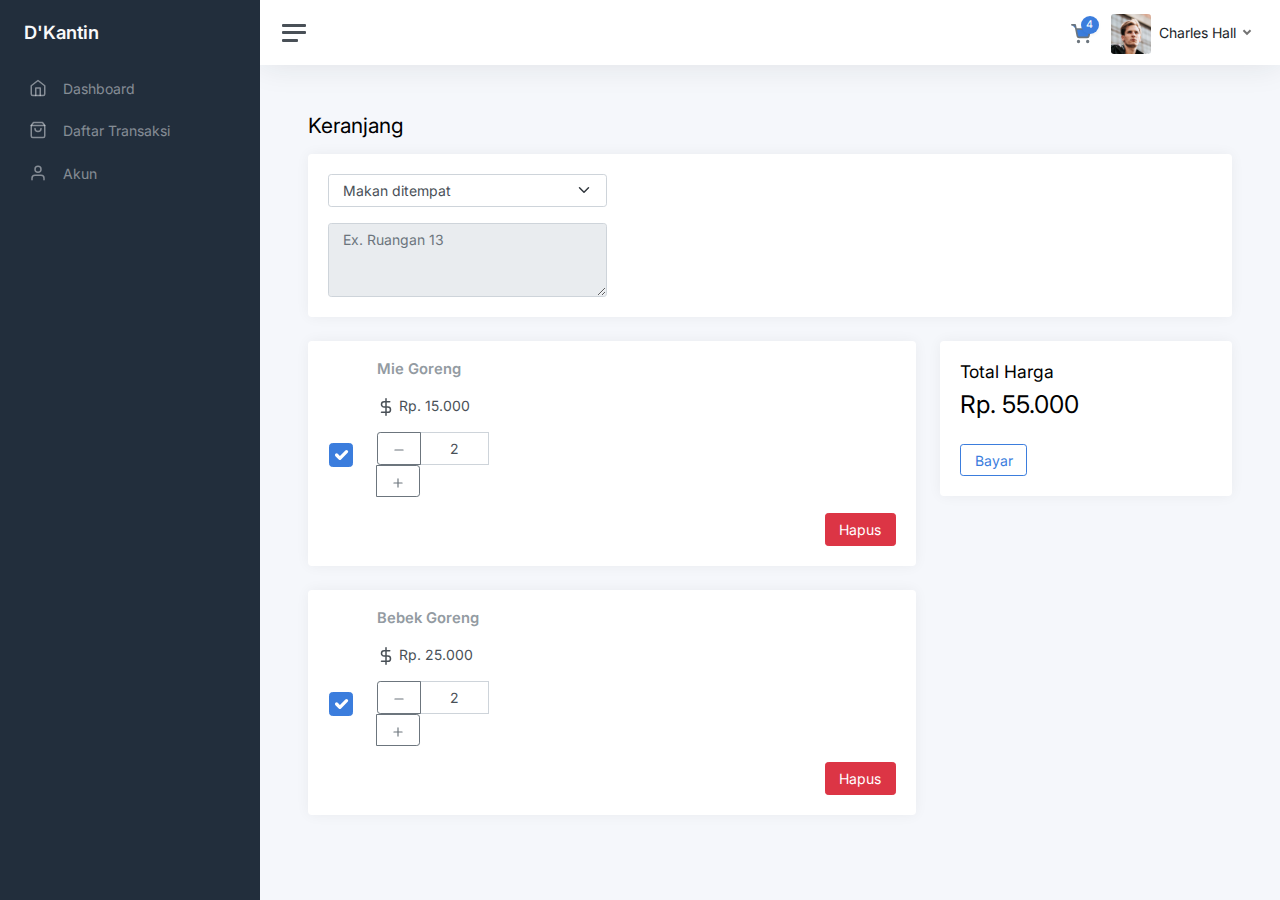
<file: keranjang.html>
<!DOCTYPE html>
<html lang="en">

<head>
  <meta charset="utf-8">
  <meta http-equiv="X-UA-Compatible" content="IE=edge">
  <meta name="viewport" content="width=device-width, initial-scale=1, shrink-to-fit=no">
  <meta name="description" content="Responsive Admin &amp; Dashboard Template based on Bootstrap 5">
  <meta name="author" content="AdminKit">
  <meta name="keywords"
    content="adminkit, bootstrap, bootstrap 5, admin, dashboard, template, responsive, css, sass, html, theme, front-end, ui kit, web">

  <link rel="preconnect" href="https://fonts.gstatic.com">
  <link rel="shortcut icon" href="img/icons/icon-48x48.png" />

  <link rel="canonical" href="https://demo-basic.adminkit.io/pages-blank.html" />

  <title>Keranjang | D'Kantin</title>

  <link href="css/app.css" rel="stylesheet">
  <link href="css/style.css" rel="stylesheet">
  <link href="https://fonts.googleapis.com/css2?family=Inter:wght@300;400;600&display=swap" rel="stylesheet">
</head>

<body>
  <div class="wrapper">
    <nav id="sidebar" class="sidebar js-sidebar">
      <div class="sidebar-content js-simplebar">
        <a class="sidebar-brand" href="index.html">
          <span class="align-middle">D'Kantin</span>
        </a>

        <ul class="sidebar-nav">

          <li class="sidebar-item">
            <a class="sidebar-link" href="dashboard.html">
              <i class="align-middle" data-feather="home"></i> <span class="align-middle">Dashboard</span>
            </a>
          </li>

          <li class="sidebar-item">
            <a class="sidebar-link" href="daftar-transaksi.html">
              <i class="align-middle" data-feather="shopping-bag"></i> <span class="align-middle">Daftar
                Transaksi</span>
            </a>
          </li>

          <li class="sidebar-item">
            <a class="sidebar-link" href="akun.html">
              <i class="align-middle" data-feather="user"></i> <span class="align-middle">Akun</span>
            </a>
          </li>

        </ul>
      </div>
    </nav>

    <div class="main">
      <nav class="navbar navbar-expand navbar-light navbar-bg">
        <a class="sidebar-toggle js-sidebar-toggle">
          <i class="hamburger align-self-center"></i>
        </a>

        <div class="navbar-collapse collapse">
          <ul class="navbar-nav navbar-align">
            <li class="nav-item dropdown">
              <a class="nav-icon" href="keranjang.html">
                <div class="position-relative">
                  <i class="align-middle" data-feather="shopping-cart" style="fill: #3B7DDD;"></i>
                  <span class="indicator">4</span>
                </div>
              </a>
            </li>
            <li class="nav-item dropdown">
              <a class="nav-icon dropdown-toggle d-inline-block d-sm-none" href="#" data-bs-toggle="dropdown">
                <i class="align-middle" data-feather="settings"></i>
              </a>

              <a class="nav-link dropdown-toggle d-none d-sm-inline-block" href="#" data-bs-toggle="dropdown">
                <img src="img/avatars/avatar.jpg" class="avatar img-fluid rounded me-1" alt="Charles Hall" /> <span
                  class="text-dark">Charles Hall</span>
              </a>
              <div class="dropdown-menu dropdown-menu-end">
                <a class="dropdown-item" href="#"><i class="align-middle me-1" data-feather="user"></i>
                  Profile</a>
                <a class="dropdown-item" href="#"><i class="align-middle me-1" data-feather="pie-chart"></i>
                  Analytics</a>
                <div class="dropdown-divider"></div>
                <a class="dropdown-item" href="#"><i class="align-middle me-1" data-feather="settings"></i>
                  Settings & Privacy</a>
                <a class="dropdown-item" href="#"><i class="align-middle me-1" data-feather="help-circle"></i> Help
                  Center</a>
                <div class="dropdown-divider"></div>
                <a class="dropdown-item" href="#">Log out</a>
              </div>
            </li>
          </ul>
        </div>
      </nav>

      <main class="content">
        <div class="container-fluid p-0">

          <h1 class="h3 mb-3">Keranjang</h1>

          <div class="row">
            <div class="col-12">
              <div class="card">
                <div class="card-body">
                  <div class="row mb-3">
                    <div class="col-4">
                      <select id="select" class="form-select" aria-label="Pilih Jenis">
                        <option value="Makan ditempat" selected>Makan ditempat</option>
                        <option value="Makanan diantar">Makanan diantar</option>
                      </select>
                    </div>
                  </div>
                  <div class="row">
                    <div class="col-4">
                      <textarea class="form-control" id="textarea" rows="3" placeholder="Ex. Ruangan 13" disabled></textarea>
                    </div>
                  </div>
                </div>
              </div>
            </div>
          </div>

          <div class="row">
            <div class="col-12">

              <div class="row">
                <div class="col-8">
                  <div class="card">
                    <div class="card-body">
                      <div class="row">
                        <div class="col-1 d-flex justify-content-center align-items-center">
                          <input class="form-check-input" type="checkbox" id="defaultCheck1" checked>
                        </div>
                        <div class="col-11">
                          <h5 class="card-title mb-3">Mie Goreng</h5>
                          <p class="card-text">
                            <i class="align-middle" data-feather="dollar-sign"></i>
                            Rp. 15.000
                          </p>
                          <div class="row">
                            <div class="col-3">
                              <div class="input-group mb-3">
                                <button class="btn btn-outline-secondary" type="button" id="button-min">
                                  <i class="align-middle" data-feather="minus"></i>
                                </button>
                                <input type="text" class="form-control text-center" value="2">
                                <button class="btn btn-outline-secondary" type="button" id="button-plus">
                                  <i class="align-middle" data-feather="plus"></i>
                                </button>
                              </div>
                            </div>
                          </div>
                          <div class="d-flex justify-content-end">
                            <button class="btn btn-danger">Hapus</button>
                          </div>
                        </div>
                      </div>
                    </div>
                  </div>
                </div>
                <div class="col-4">
                  <div class="card">
                    <div class="card-body">
                      <div class="mb-4">
                        <h1 class="h4 mb-2">Total Harga</h1>
                        <p class="h2">Rp. 55.000</p>
                      </div>
                      <a href="metode-pembayaran.html" class="btn btn-outline-primary">Bayar</a>
                    </div>
                  </div>
                </div>
              </div>

            </div>
          </div>


          <div class="row">
            <div class="col-8">
              <div class="card">
                <div class="card-body">
                  <div class="row">
                    <div class="col-1 d-flex justify-content-center align-items-center">
                      <input class="form-check-input" type="checkbox" value="" id="defaultCheck1" checked>
                    </div>
                    <div class="col-11">
                      <h5 class="card-title mb-3">Bebek Goreng</h5>
                      <p class="card-text">
                        <i class="align-middle" data-feather="dollar-sign"></i>
                        Rp. 25.000
                      </p>
                      <div class="row">
                        <div class="col-3">
                          <div class="input-group mb-3">
                            <button class="btn btn-outline-secondary" type="button" id="button-min">
                              <i class="align-middle" data-feather="minus"></i>
                            </button>
                            <input type="text" class="form-control text-center" value="2">
                            <button class="btn btn-outline-secondary" type="button" id="button-plus">
                              <i class="align-middle" data-feather="plus"></i>
                            </button>
                          </div>
                        </div>
                      </div>
                      <div class="d-flex justify-content-end">
                        <button class="btn btn-danger">Hapus</button>
                      </div>
                    </div>
                  </div>
                </div>
              </div>
            </div>
          </div>

        </div>
      </main>

    </div>
  </div>

  <script src="js/app.js"></script>
  <script src="js/script.js"></script>

</body>

</html>
</file>
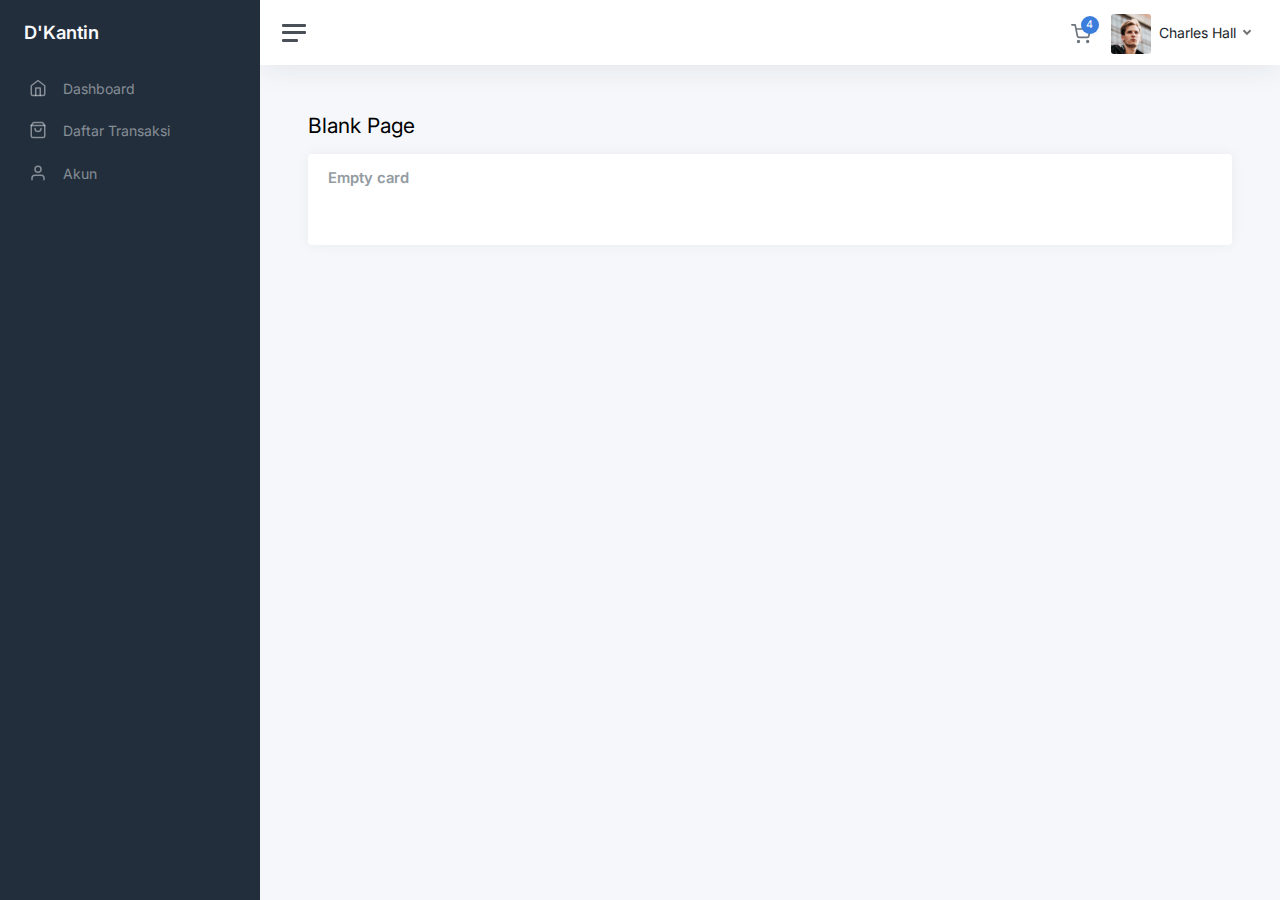
<file: pages-blank.html>
<!DOCTYPE html>
<html lang="en">

<head>
	<meta charset="utf-8">
	<meta http-equiv="X-UA-Compatible" content="IE=edge">
	<meta name="viewport" content="width=device-width, initial-scale=1, shrink-to-fit=no">
	<meta name="description" content="Responsive Admin &amp; Dashboard Template based on Bootstrap 5">
	<meta name="author" content="AdminKit">
	<meta name="keywords" content="adminkit, bootstrap, bootstrap 5, admin, dashboard, template, responsive, css, sass, html, theme, front-end, ui kit, web">

	<link rel="preconnect" href="https://fonts.gstatic.com">
	<link rel="shortcut icon" href="img/icons/icon-48x48.png" />

	<link rel="canonical" href="https://demo-basic.adminkit.io/pages-blank.html" />

	<title>Blank Page | D'Kantin</title>

	<link href="css/app.css" rel="stylesheet">
	<link href="css/style.css" rel="stylesheet">
	<link href="https://fonts.googleapis.com/css2?family=Inter:wght@300;400;600&display=swap" rel="stylesheet">
</head>

<body>
	<div class="wrapper">
		<nav id="sidebar" class="sidebar js-sidebar">
			<div class="sidebar-content js-simplebar">
				<a class="sidebar-brand" href="index.html">
          <span class="align-middle">D'Kantin</span>
        </a>

				<ul class="sidebar-nav">

					<li class="sidebar-item">
						<a class="sidebar-link" href="index.html">
              <i class="align-middle" data-feather="home"></i> <span class="align-middle">Dashboard</span>
            </a>
					</li>

					<li class="sidebar-item">
						<a class="sidebar-link" href="daftar-transaksi.html">
              <i class="align-middle" data-feather="shopping-bag"></i> <span class="align-middle">Daftar Transaksi</span>
            </a>
					</li>

					<li class="sidebar-item">
						<a class="sidebar-link" href="akun.html">
              <i class="align-middle" data-feather="user"></i> <span class="align-middle">Akun</span>
            </a>
					</li>

				</ul>
			</div>
		</nav>

		<div class="main">
			<nav class="navbar navbar-expand navbar-light navbar-bg">
				<a class="sidebar-toggle js-sidebar-toggle">
          <i class="hamburger align-self-center"></i>
        </a>

				<div class="navbar-collapse collapse">
					<ul class="navbar-nav navbar-align">
						<li class="nav-item dropdown">
							<a class="nav-icon" href="keranjang.html">
								<div class="position-relative">
									<i class="align-middle" data-feather="shopping-cart"></i>
									<span class="indicator">4</span>
								</div>
							</a>
						</li>
						<li class="nav-item dropdown">
							<a class="nav-icon dropdown-toggle d-inline-block d-sm-none" href="#" data-bs-toggle="dropdown">
                <i class="align-middle" data-feather="settings"></i>
              </a>

							<a class="nav-link dropdown-toggle d-none d-sm-inline-block" href="#" data-bs-toggle="dropdown">
                <img src="img/avatars/avatar.jpg" class="avatar img-fluid rounded me-1" alt="Charles Hall" /> <span class="text-dark">Charles Hall</span>
              </a>
							<div class="dropdown-menu dropdown-menu-end">
								<a class="dropdown-item" href="pages-profile.html"><i class="align-middle me-1" data-feather="user"></i> Profile</a>
								<a class="dropdown-item" href="#"><i class="align-middle me-1" data-feather="pie-chart"></i> Analytics</a>
								<div class="dropdown-divider"></div>
								<a class="dropdown-item" href="index.html"><i class="align-middle me-1" data-feather="settings"></i> Settings & Privacy</a>
								<a class="dropdown-item" href="#"><i class="align-middle me-1" data-feather="help-circle"></i> Help Center</a>
								<div class="dropdown-divider"></div>
								<a class="dropdown-item" href="#">Log out</a>
							</div>
						</li>
					</ul>
				</div>
			</nav>

			<main class="content">
				<div class="container-fluid p-0">

					<h1 class="h3 mb-3">Blank Page</h1>

					<div class="row">
						<div class="col-12">
							<div class="card">
								<div class="card-header">
									<h5 class="card-title mb-0">Empty card</h5>
								</div>
								<div class="card-body">
								</div>
							</div>
						</div>
					</div>

				</div>
			</main>

		</div>
	</div>

	<script src="js/app.js"></script>

</body>

</html>
</file>
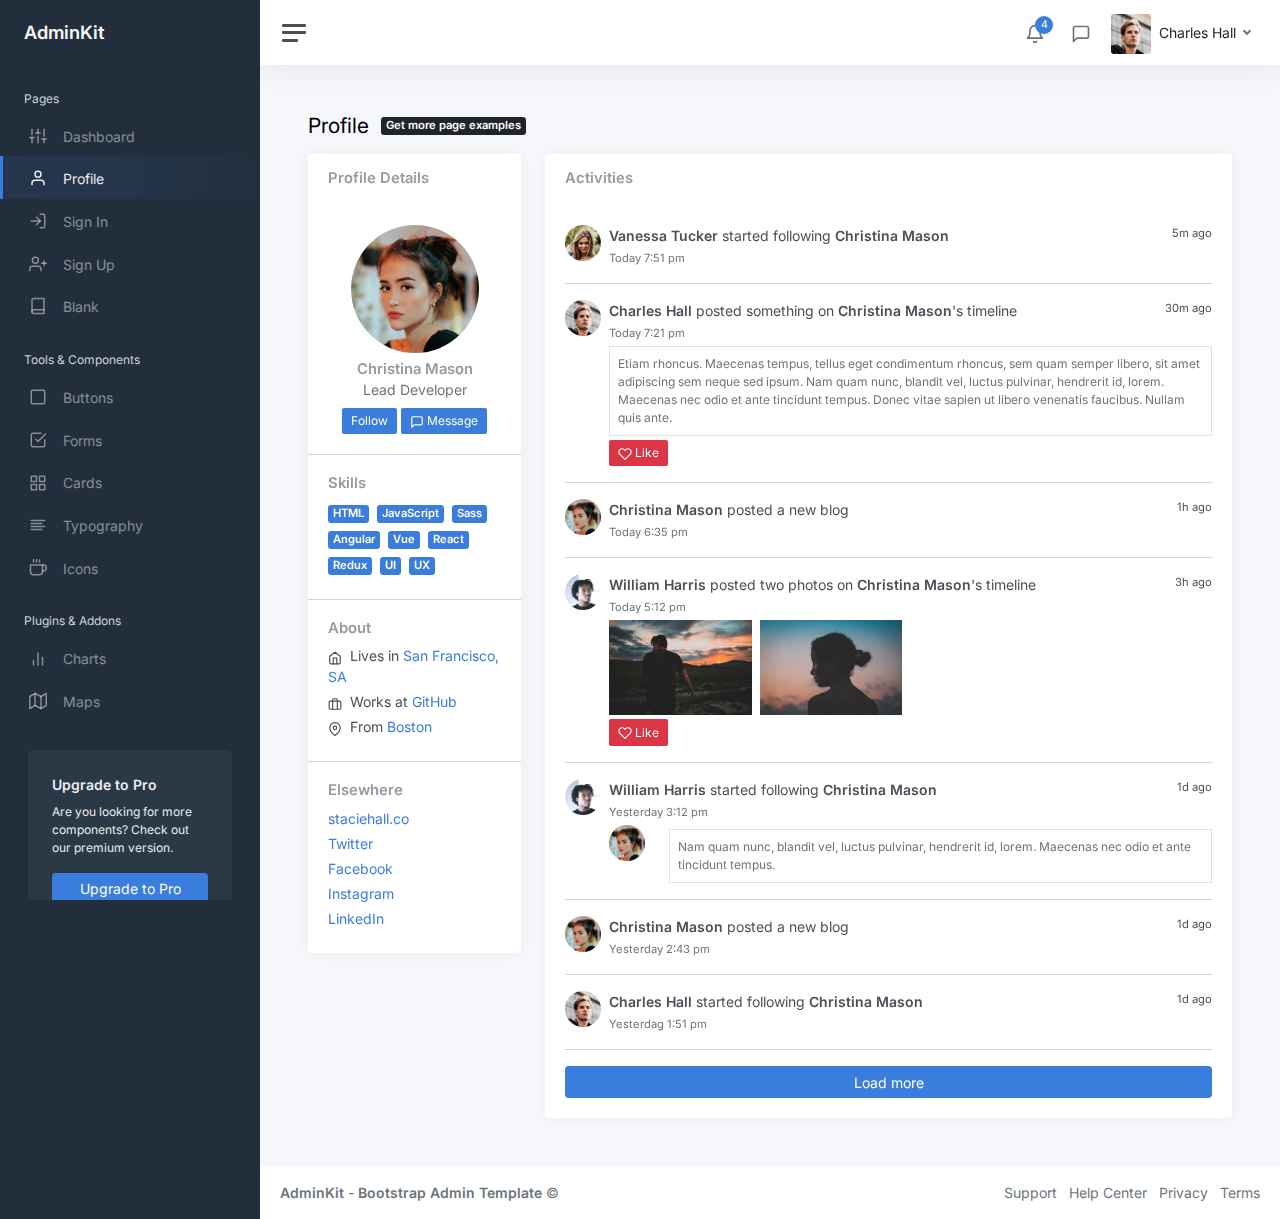
<file: pages-profile.html>
<!DOCTYPE html>
<html lang="en">

<head>
	<meta charset="utf-8">
	<meta http-equiv="X-UA-Compatible" content="IE=edge">
	<meta name="viewport" content="width=device-width, initial-scale=1, shrink-to-fit=no">
	<meta name="description" content="Responsive Admin &amp; Dashboard Template based on Bootstrap 5">
	<meta name="author" content="AdminKit">
	<meta name="keywords" content="adminkit, bootstrap, bootstrap 5, admin, dashboard, template, responsive, css, sass, html, theme, front-end, ui kit, web">

	<link rel="preconnect" href="https://fonts.gstatic.com">
	<link rel="shortcut icon" href="img/icons/icon-48x48.png" />

	<link rel="canonical" href="https://demo-basic.adminkit.io/pages-profile.html" />

	<title>Profile | AdminKit Demo</title>

	<link href="css/app.css" rel="stylesheet">
	<link href="https://fonts.googleapis.com/css2?family=Inter:wght@300;400;600&display=swap" rel="stylesheet">
</head>

<body>
	<div class="wrapper">
		<nav id="sidebar" class="sidebar js-sidebar">
			<div class="sidebar-content js-simplebar">
				<a class="sidebar-brand" href="index.html">
          <span class="align-middle">AdminKit</span>
        </a>

				<ul class="sidebar-nav">
					<li class="sidebar-header">
						Pages
					</li>

					<li class="sidebar-item">
						<a class="sidebar-link" href="index.html">
              <i class="align-middle" data-feather="sliders"></i> <span class="align-middle">Dashboard</span>
            </a>
					</li>

					<li class="sidebar-item active">
						<a class="sidebar-link" href="pages-profile.html">
              <i class="align-middle" data-feather="user"></i> <span class="align-middle">Profile</span>
            </a>
					</li>

					<li class="sidebar-item">
						<a class="sidebar-link" href="pages-sign-in.html">
              <i class="align-middle" data-feather="log-in"></i> <span class="align-middle">Sign In</span>
            </a>
					</li>

					<li class="sidebar-item">
						<a class="sidebar-link" href="pages-sign-up.html">
              <i class="align-middle" data-feather="user-plus"></i> <span class="align-middle">Sign Up</span>
            </a>
					</li>

					<li class="sidebar-item">
						<a class="sidebar-link" href="pages-blank.html">
              <i class="align-middle" data-feather="book"></i> <span class="align-middle">Blank</span>
            </a>
					</li>

					<li class="sidebar-header">
						Tools & Components
					</li>

					<li class="sidebar-item">
						<a class="sidebar-link" href="ui-buttons.html">
              <i class="align-middle" data-feather="square"></i> <span class="align-middle">Buttons</span>
            </a>
					</li>

					<li class="sidebar-item">
						<a class="sidebar-link" href="ui-forms.html">
              <i class="align-middle" data-feather="check-square"></i> <span class="align-middle">Forms</span>
            </a>
					</li>

					<li class="sidebar-item">
						<a class="sidebar-link" href="ui-cards.html">
              <i class="align-middle" data-feather="grid"></i> <span class="align-middle">Cards</span>
            </a>
					</li>

					<li class="sidebar-item">
						<a class="sidebar-link" href="ui-typography.html">
              <i class="align-middle" data-feather="align-left"></i> <span class="align-middle">Typography</span>
            </a>
					</li>

					<li class="sidebar-item">
						<a class="sidebar-link" href="icons-feather.html">
              <i class="align-middle" data-feather="coffee"></i> <span class="align-middle">Icons</span>
            </a>
					</li>

					<li class="sidebar-header">
						Plugins & Addons
					</li>

					<li class="sidebar-item">
						<a class="sidebar-link" href="charts-chartjs.html">
              <i class="align-middle" data-feather="bar-chart-2"></i> <span class="align-middle">Charts</span>
            </a>
					</li>

					<li class="sidebar-item">
						<a class="sidebar-link" href="maps-google.html">
              <i class="align-middle" data-feather="map"></i> <span class="align-middle">Maps</span>
            </a>
					</li>
				</ul>

				<div class="sidebar-cta">
					<div class="sidebar-cta-content">
						<strong class="d-inline-block mb-2">Upgrade to Pro</strong>
						<div class="mb-3 text-sm">
							Are you looking for more components? Check out our premium version.
						</div>
						<div class="d-grid">
							<a href="upgrade-to-pro.html" class="btn btn-primary">Upgrade to Pro</a>
						</div>
					</div>
				</div>
			</div>
		</nav>

		<div class="main">
			<nav class="navbar navbar-expand navbar-light navbar-bg">
				<a class="sidebar-toggle js-sidebar-toggle">
          <i class="hamburger align-self-center"></i>
        </a>

				<div class="navbar-collapse collapse">
					<ul class="navbar-nav navbar-align">
						<li class="nav-item dropdown">
							<a class="nav-icon dropdown-toggle" href="#" id="alertsDropdown" data-bs-toggle="dropdown">
								<div class="position-relative">
									<i class="align-middle" data-feather="bell"></i>
									<span class="indicator">4</span>
								</div>
							</a>
							<div class="dropdown-menu dropdown-menu-lg dropdown-menu-end py-0" aria-labelledby="alertsDropdown">
								<div class="dropdown-menu-header">
									4 New Notifications
								</div>
								<div class="list-group">
									<a href="#" class="list-group-item">
										<div class="row g-0 align-items-center">
											<div class="col-2">
												<i class="text-danger" data-feather="alert-circle"></i>
											</div>
											<div class="col-10">
												<div class="text-dark">Update completed</div>
												<div class="text-muted small mt-1">Restart server 12 to complete the update.</div>
												<div class="text-muted small mt-1">30m ago</div>
											</div>
										</div>
									</a>
									<a href="#" class="list-group-item">
										<div class="row g-0 align-items-center">
											<div class="col-2">
												<i class="text-warning" data-feather="bell"></i>
											</div>
											<div class="col-10">
												<div class="text-dark">Lorem ipsum</div>
												<div class="text-muted small mt-1">Aliquam ex eros, imperdiet vulputate hendrerit et.</div>
												<div class="text-muted small mt-1">2h ago</div>
											</div>
										</div>
									</a>
									<a href="#" class="list-group-item">
										<div class="row g-0 align-items-center">
											<div class="col-2">
												<i class="text-primary" data-feather="home"></i>
											</div>
											<div class="col-10">
												<div class="text-dark">Login from 192.186.1.8</div>
												<div class="text-muted small mt-1">5h ago</div>
											</div>
										</div>
									</a>
									<a href="#" class="list-group-item">
										<div class="row g-0 align-items-center">
											<div class="col-2">
												<i class="text-success" data-feather="user-plus"></i>
											</div>
											<div class="col-10">
												<div class="text-dark">New connection</div>
												<div class="text-muted small mt-1">Christina accepted your request.</div>
												<div class="text-muted small mt-1">14h ago</div>
											</div>
										</div>
									</a>
								</div>
								<div class="dropdown-menu-footer">
									<a href="#" class="text-muted">Show all notifications</a>
								</div>
							</div>
						</li>
						<li class="nav-item dropdown">
							<a class="nav-icon dropdown-toggle" href="#" id="messagesDropdown" data-bs-toggle="dropdown">
								<div class="position-relative">
									<i class="align-middle" data-feather="message-square"></i>
								</div>
							</a>
							<div class="dropdown-menu dropdown-menu-lg dropdown-menu-end py-0" aria-labelledby="messagesDropdown">
								<div class="dropdown-menu-header">
									<div class="position-relative">
										4 New Messages
									</div>
								</div>
								<div class="list-group">
									<a href="#" class="list-group-item">
										<div class="row g-0 align-items-center">
											<div class="col-2">
												<img src="img/avatars/avatar-5.jpg" class="avatar img-fluid rounded-circle" alt="Vanessa Tucker">
											</div>
											<div class="col-10 ps-2">
												<div class="text-dark">Vanessa Tucker</div>
												<div class="text-muted small mt-1">Nam pretium turpis et arcu. Duis arcu tortor.</div>
												<div class="text-muted small mt-1">15m ago</div>
											</div>
										</div>
									</a>
									<a href="#" class="list-group-item">
										<div class="row g-0 align-items-center">
											<div class="col-2">
												<img src="img/avatars/avatar-2.jpg" class="avatar img-fluid rounded-circle" alt="William Harris">
											</div>
											<div class="col-10 ps-2">
												<div class="text-dark">William Harris</div>
												<div class="text-muted small mt-1">Curabitur ligula sapien euismod vitae.</div>
												<div class="text-muted small mt-1">2h ago</div>
											</div>
										</div>
									</a>
									<a href="#" class="list-group-item">
										<div class="row g-0 align-items-center">
											<div class="col-2">
												<img src="img/avatars/avatar-4.jpg" class="avatar img-fluid rounded-circle" alt="Christina Mason">
											</div>
											<div class="col-10 ps-2">
												<div class="text-dark">Christina Mason</div>
												<div class="text-muted small mt-1">Pellentesque auctor neque nec urna.</div>
												<div class="text-muted small mt-1">4h ago</div>
											</div>
										</div>
									</a>
									<a href="#" class="list-group-item">
										<div class="row g-0 align-items-center">
											<div class="col-2">
												<img src="img/avatars/avatar-3.jpg" class="avatar img-fluid rounded-circle" alt="Sharon Lessman">
											</div>
											<div class="col-10 ps-2">
												<div class="text-dark">Sharon Lessman</div>
												<div class="text-muted small mt-1">Aenean tellus metus, bibendum sed, posuere ac, mattis non.</div>
												<div class="text-muted small mt-1">5h ago</div>
											</div>
										</div>
									</a>
								</div>
								<div class="dropdown-menu-footer">
									<a href="#" class="text-muted">Show all messages</a>
								</div>
							</div>
						</li>
						<li class="nav-item dropdown">
							<a class="nav-icon dropdown-toggle d-inline-block d-sm-none" href="#" data-bs-toggle="dropdown">
                <i class="align-middle" data-feather="settings"></i>
              </a>

							<a class="nav-link dropdown-toggle d-none d-sm-inline-block" href="#" data-bs-toggle="dropdown">
                <img src="img/avatars/avatar.jpg" class="avatar img-fluid rounded me-1" alt="Charles Hall" /> <span class="text-dark">Charles Hall</span>
              </a>
							<div class="dropdown-menu dropdown-menu-end">
								<a class="dropdown-item" href="pages-profile.html"><i class="align-middle me-1" data-feather="user"></i> Profile</a>
								<a class="dropdown-item" href="#"><i class="align-middle me-1" data-feather="pie-chart"></i> Analytics</a>
								<div class="dropdown-divider"></div>
								<a class="dropdown-item" href="index.html"><i class="align-middle me-1" data-feather="settings"></i> Settings & Privacy</a>
								<a class="dropdown-item" href="#"><i class="align-middle me-1" data-feather="help-circle"></i> Help Center</a>
								<div class="dropdown-divider"></div>
								<a class="dropdown-item" href="#">Log out</a>
							</div>
						</li>
					</ul>
				</div>
			</nav>

			<main class="content">
				<div class="container-fluid p-0">

					<div class="mb-3">
						<h1 class="h3 d-inline align-middle">Profile</h1>
						<a class="badge bg-dark text-white ms-2" href="upgrade-to-pro.html">
      Get more page examples
  </a>
					</div>
					<div class="row">
						<div class="col-md-4 col-xl-3">
							<div class="card mb-3">
								<div class="card-header">
									<h5 class="card-title mb-0">Profile Details</h5>
								</div>
								<div class="card-body text-center">
									<img src="img/avatars/avatar-4.jpg" alt="Christina Mason" class="img-fluid rounded-circle mb-2" width="128" height="128" />
									<h5 class="card-title mb-0">Christina Mason</h5>
									<div class="text-muted mb-2">Lead Developer</div>

									<div>
										<a class="btn btn-primary btn-sm" href="#">Follow</a>
										<a class="btn btn-primary btn-sm" href="#"><span data-feather="message-square"></span> Message</a>
									</div>
								</div>
								<hr class="my-0" />
								<div class="card-body">
									<h5 class="h6 card-title">Skills</h5>
									<a href="#" class="badge bg-primary me-1 my-1">HTML</a>
									<a href="#" class="badge bg-primary me-1 my-1">JavaScript</a>
									<a href="#" class="badge bg-primary me-1 my-1">Sass</a>
									<a href="#" class="badge bg-primary me-1 my-1">Angular</a>
									<a href="#" class="badge bg-primary me-1 my-1">Vue</a>
									<a href="#" class="badge bg-primary me-1 my-1">React</a>
									<a href="#" class="badge bg-primary me-1 my-1">Redux</a>
									<a href="#" class="badge bg-primary me-1 my-1">UI</a>
									<a href="#" class="badge bg-primary me-1 my-1">UX</a>
								</div>
								<hr class="my-0" />
								<div class="card-body">
									<h5 class="h6 card-title">About</h5>
									<ul class="list-unstyled mb-0">
										<li class="mb-1"><span data-feather="home" class="feather-sm me-1"></span> Lives in <a href="#">San Francisco, SA</a></li>

										<li class="mb-1"><span data-feather="briefcase" class="feather-sm me-1"></span> Works at <a href="#">GitHub</a></li>
										<li class="mb-1"><span data-feather="map-pin" class="feather-sm me-1"></span> From <a href="#">Boston</a></li>
									</ul>
								</div>
								<hr class="my-0" />
								<div class="card-body">
									<h5 class="h6 card-title">Elsewhere</h5>
									<ul class="list-unstyled mb-0">
										<li class="mb-1"><a href="#">staciehall.co</a></li>
										<li class="mb-1"><a href="#">Twitter</a></li>
										<li class="mb-1"><a href="#">Facebook</a></li>
										<li class="mb-1"><a href="#">Instagram</a></li>
										<li class="mb-1"><a href="#">LinkedIn</a></li>
									</ul>
								</div>
							</div>
						</div>

						<div class="col-md-8 col-xl-9">
							<div class="card">
								<div class="card-header">

									<h5 class="card-title mb-0">Activities</h5>
								</div>
								<div class="card-body h-100">

									<div class="d-flex align-items-start">
										<img src="img/avatars/avatar-5.jpg" width="36" height="36" class="rounded-circle me-2" alt="Vanessa Tucker">
										<div class="flex-grow-1">
											<small class="float-end text-navy">5m ago</small>
											<strong>Vanessa Tucker</strong> started following <strong>Christina Mason</strong><br />
											<small class="text-muted">Today 7:51 pm</small><br />

										</div>
									</div>

									<hr />
									<div class="d-flex align-items-start">
										<img src="img/avatars/avatar.jpg" width="36" height="36" class="rounded-circle me-2" alt="Charles Hall">
										<div class="flex-grow-1">
											<small class="float-end text-navy">30m ago</small>
											<strong>Charles Hall</strong> posted something on <strong>Christina Mason</strong>'s timeline<br />
											<small class="text-muted">Today 7:21 pm</small>

											<div class="border text-sm text-muted p-2 mt-1">
												Etiam rhoncus. Maecenas tempus, tellus eget condimentum rhoncus, sem quam semper libero, sit amet adipiscing sem neque sed ipsum. Nam quam nunc, blandit vel, luctus
												pulvinar, hendrerit id, lorem. Maecenas nec odio et ante tincidunt tempus. Donec vitae sapien ut libero venenatis faucibus. Nullam quis ante.
											</div>

											<a href="#" class="btn btn-sm btn-danger mt-1"><i class="feather-sm" data-feather="heart"></i> Like</a>
										</div>
									</div>

									<hr />
									<div class="d-flex align-items-start">
										<img src="img/avatars/avatar-4.jpg" width="36" height="36" class="rounded-circle me-2" alt="Christina Mason">
										<div class="flex-grow-1">
											<small class="float-end text-navy">1h ago</small>
											<strong>Christina Mason</strong> posted a new blog<br />

											<small class="text-muted">Today 6:35 pm</small>
										</div>
									</div>

									<hr />
									<div class="d-flex align-items-start">
										<img src="img/avatars/avatar-2.jpg" width="36" height="36" class="rounded-circle me-2" alt="William Harris">
										<div class="flex-grow-1">
											<small class="float-end text-navy">3h ago</small>
											<strong>William Harris</strong> posted two photos on <strong>Christina Mason</strong>'s timeline<br />
											<small class="text-muted">Today 5:12 pm</small>

											<div class="row g-0 mt-1">
												<div class="col-6 col-md-4 col-lg-4 col-xl-3">
													<img src="img/photos/unsplash-1.jpg" class="img-fluid pe-2" alt="Unsplash">
												</div>
												<div class="col-6 col-md-4 col-lg-4 col-xl-3">
													<img src="img/photos/unsplash-2.jpg" class="img-fluid pe-2" alt="Unsplash">
												</div>
											</div>

											<a href="#" class="btn btn-sm btn-danger mt-1"><i class="feather-sm" data-feather="heart"></i> Like</a>
										</div>
									</div>

									<hr />
									<div class="d-flex align-items-start">
										<img src="img/avatars/avatar-2.jpg" width="36" height="36" class="rounded-circle me-2" alt="William Harris">
										<div class="flex-grow-1">
											<small class="float-end text-navy">1d ago</small>
											<strong>William Harris</strong> started following <strong>Christina Mason</strong><br />
											<small class="text-muted">Yesterday 3:12 pm</small>

											<div class="d-flex align-items-start mt-1">
												<a class="pe-3" href="#">
                <img src="img/avatars/avatar-4.jpg" width="36" height="36" class="rounded-circle me-2" alt="Christina Mason">
              </a>
												<div class="flex-grow-1">
													<div class="border text-sm text-muted p-2 mt-1">
														Nam quam nunc, blandit vel, luctus pulvinar, hendrerit id, lorem. Maecenas nec odio et ante tincidunt tempus.
													</div>
												</div>
											</div>
										</div>
									</div>

									<hr />
									<div class="d-flex align-items-start">
										<img src="img/avatars/avatar-4.jpg" width="36" height="36" class="rounded-circle me-2" alt="Christina Mason">
										<div class="flex-grow-1">
											<small class="float-end text-navy">1d ago</small>
											<strong>Christina Mason</strong> posted a new blog<br />
											<small class="text-muted">Yesterday 2:43 pm</small>
										</div>
									</div>

									<hr />
									<div class="d-flex align-items-start">
										<img src="img/avatars/avatar.jpg" width="36" height="36" class="rounded-circle me-2" alt="Charles Hall">
										<div class="flex-grow-1">
											<small class="float-end text-navy">1d ago</small>
											<strong>Charles Hall</strong> started following <strong>Christina Mason</strong><br />
											<small class="text-muted">Yesterdag 1:51 pm</small>
										</div>
									</div>

									<hr />
									<div class="d-grid">
										<a href="#" class="btn btn-primary">Load more</a>
									</div>
								</div>
							</div>
						</div>
					</div>

				</div>
			</main>

			<footer class="footer">
				<div class="container-fluid">
					<div class="row text-muted">
						<div class="col-6 text-start">
							<p class="mb-0">
								<a class="text-muted" href="https://adminkit.io/" target="_blank"><strong>AdminKit</strong></a> - <a class="text-muted" href="https://adminkit.io/" target="_blank"><strong>Bootstrap Admin Template</strong></a>								&copy;
							</p>
						</div>
						<div class="col-6 text-end">
							<ul class="list-inline">
								<li class="list-inline-item">
									<a class="text-muted" href="https://adminkit.io/" target="_blank">Support</a>
								</li>
								<li class="list-inline-item">
									<a class="text-muted" href="https://adminkit.io/" target="_blank">Help Center</a>
								</li>
								<li class="list-inline-item">
									<a class="text-muted" href="https://adminkit.io/" target="_blank">Privacy</a>
								</li>
								<li class="list-inline-item">
									<a class="text-muted" href="https://adminkit.io/" target="_blank">Terms</a>
								</li>
							</ul>
						</div>
					</div>
				</div>
			</footer>
		</div>
	</div>

	<script src="js/app.js"></script>

</body>

</html>
</file>
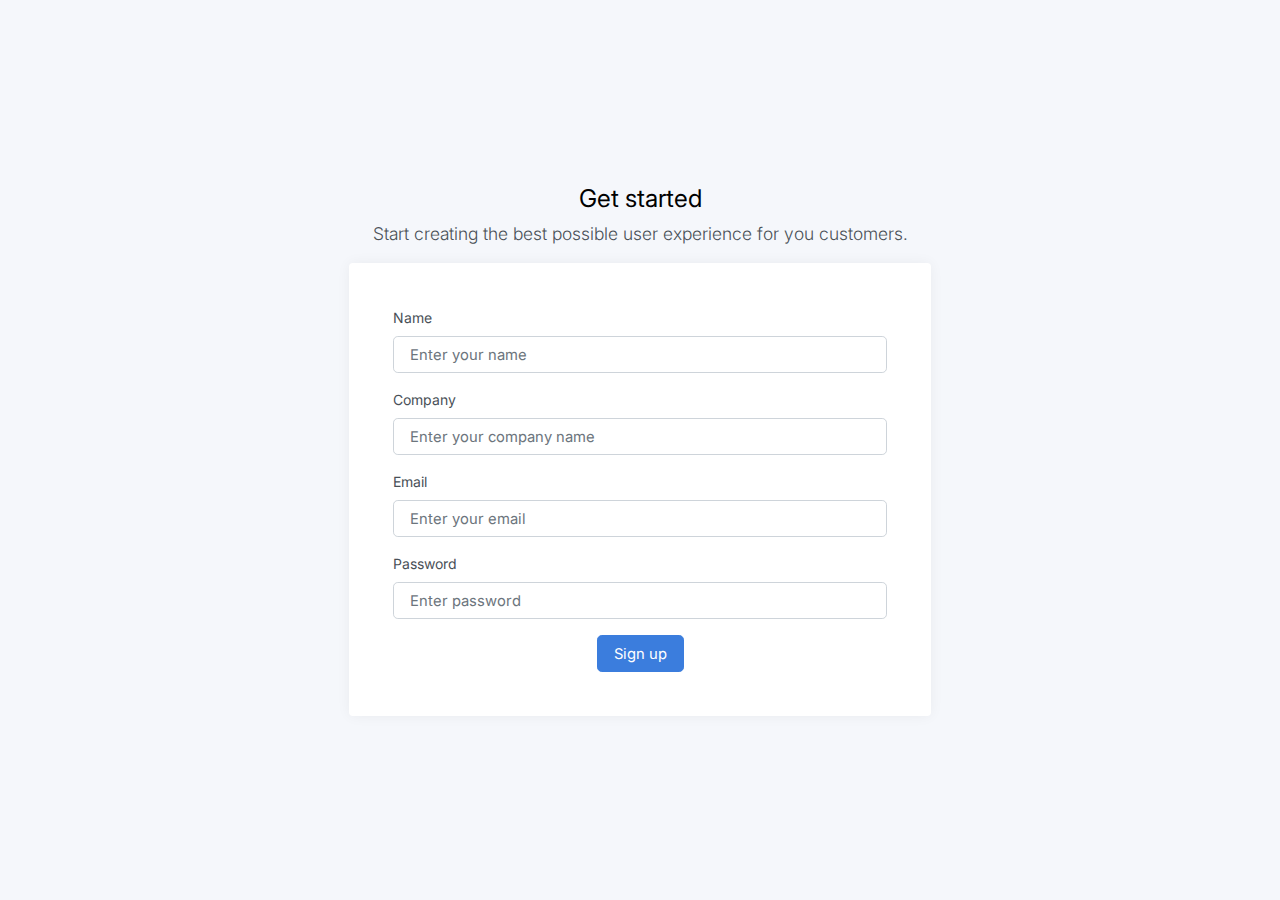
<file: pages-sign-up.html>
<!DOCTYPE html>
<html lang="en">

<head>
	<meta charset="utf-8">
	<meta http-equiv="X-UA-Compatible" content="IE=edge">
	<meta name="viewport" content="width=device-width, initial-scale=1, shrink-to-fit=no">
	<meta name="description" content="Responsive Admin &amp; Dashboard Template based on Bootstrap 5">
	<meta name="author" content="AdminKit">
	<meta name="keywords" content="adminkit, bootstrap, bootstrap 5, admin, dashboard, template, responsive, css, sass, html, theme, front-end, ui kit, web">

	<link rel="preconnect" href="https://fonts.gstatic.com">
	<link rel="shortcut icon" href="img/icons/icon-48x48.png" />

	<link rel="canonical" href="https://demo-basic.adminkit.io/pages-sign-up.html" />

	<title>Sign Up | AdminKit Demo</title>

	<link href="css/app.css" rel="stylesheet">
	<link href="https://fonts.googleapis.com/css2?family=Inter:wght@300;400;600&display=swap" rel="stylesheet">
</head>

<body>
	<main class="d-flex w-100">
		<div class="container d-flex flex-column">
			<div class="row vh-100">
				<div class="col-sm-10 col-md-8 col-lg-6 mx-auto d-table h-100">
					<div class="d-table-cell align-middle">

						<div class="text-center mt-4">
							<h1 class="h2">Get started</h1>
							<p class="lead">
								Start creating the best possible user experience for you customers.
							</p>
						</div>

						<div class="card">
							<div class="card-body">
								<div class="m-sm-4">
									<form>
										<div class="mb-3">
											<label class="form-label">Name</label>
											<input class="form-control form-control-lg" type="text" name="name" placeholder="Enter your name" />
										</div>
										<div class="mb-3">
											<label class="form-label">Company</label>
											<input class="form-control form-control-lg" type="text" name="company" placeholder="Enter your company name" />
										</div>
										<div class="mb-3">
											<label class="form-label">Email</label>
											<input class="form-control form-control-lg" type="email" name="email" placeholder="Enter your email" />
										</div>
										<div class="mb-3">
											<label class="form-label">Password</label>
											<input class="form-control form-control-lg" type="password" name="password" placeholder="Enter password" />
										</div>
										<div class="text-center mt-3">
											<a href="index.html" class="btn btn-lg btn-primary">Sign up</a>
											<!-- <button type="submit" class="btn btn-lg btn-primary">Sign up</button> -->
										</div>
									</form>
								</div>
							</div>
						</div>

					</div>
				</div>
			</div>
		</div>
	</main>

	<script src="js/app.js"></script>

</body>

</html>
</file>
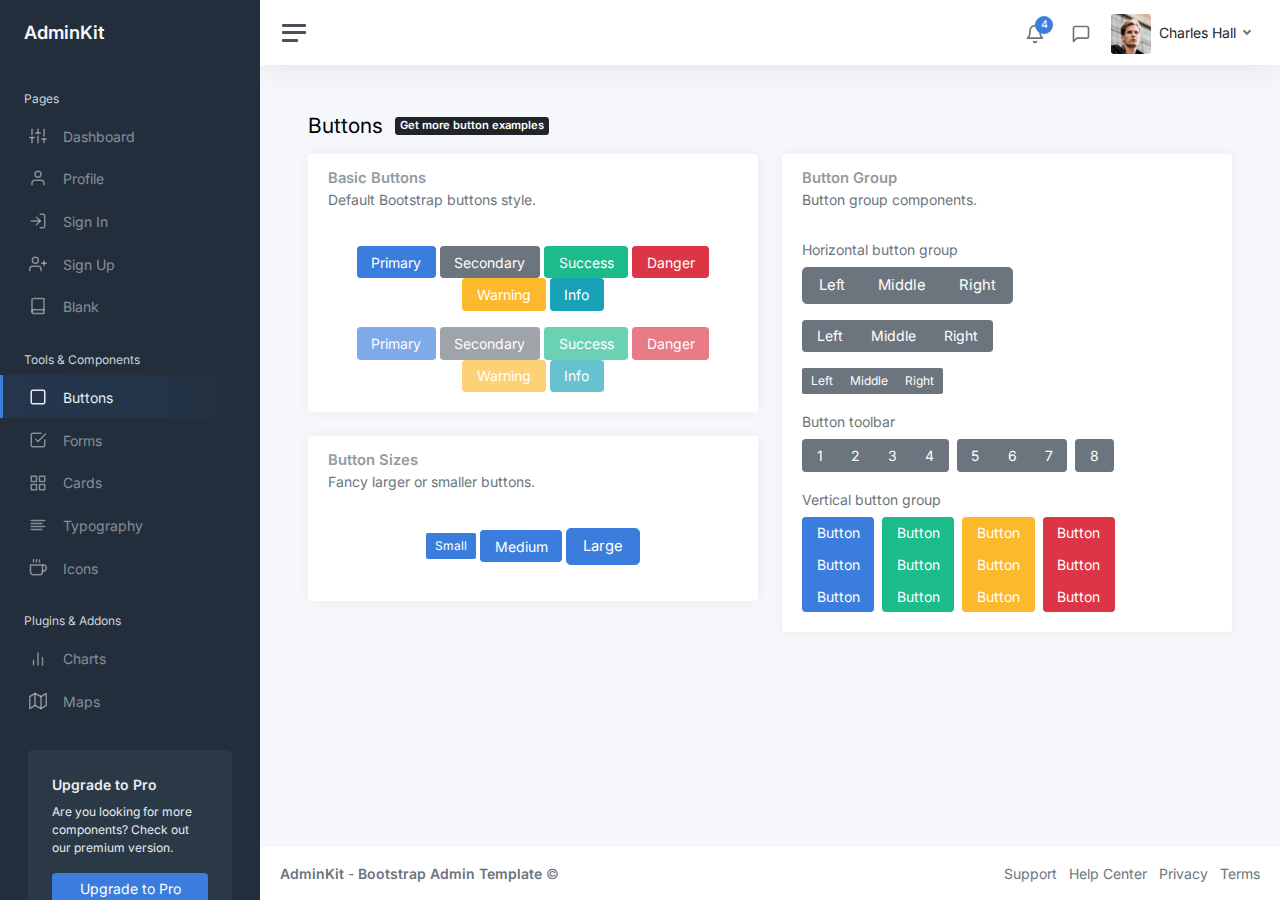
<file: ui-buttons.html>
<!DOCTYPE html>
<html lang="en">

<head>
	<meta charset="utf-8">
	<meta http-equiv="X-UA-Compatible" content="IE=edge">
	<meta name="viewport" content="width=device-width, initial-scale=1, shrink-to-fit=no">
	<meta name="description" content="Responsive Admin &amp; Dashboard Template based on Bootstrap 5">
	<meta name="author" content="AdminKit">
	<meta name="keywords" content="adminkit, bootstrap, bootstrap 5, admin, dashboard, template, responsive, css, sass, html, theme, front-end, ui kit, web">

	<link rel="preconnect" href="https://fonts.gstatic.com">
	<link rel="shortcut icon" href="img/icons/icon-48x48.png" />

	<link rel="canonical" href="https://demo-basic.adminkit.io/ui-buttons.html" />

	<title>Buttons | AdminKit Demo</title>

	<link href="css/app.css" rel="stylesheet">
	<link href="https://fonts.googleapis.com/css2?family=Inter:wght@300;400;600&display=swap" rel="stylesheet">
</head>

<body>
	<div class="wrapper">
		<nav id="sidebar" class="sidebar js-sidebar">
			<div class="sidebar-content js-simplebar">
				<a class="sidebar-brand" href="index.html">
          <span class="align-middle">AdminKit</span>
        </a>

				<ul class="sidebar-nav">
					<li class="sidebar-header">
						Pages
					</li>

					<li class="sidebar-item">
						<a class="sidebar-link" href="index.html">
              <i class="align-middle" data-feather="sliders"></i> <span class="align-middle">Dashboard</span>
            </a>
					</li>

					<li class="sidebar-item">
						<a class="sidebar-link" href="pages-profile.html">
              <i class="align-middle" data-feather="user"></i> <span class="align-middle">Profile</span>
            </a>
					</li>

					<li class="sidebar-item">
						<a class="sidebar-link" href="pages-sign-in.html">
              <i class="align-middle" data-feather="log-in"></i> <span class="align-middle">Sign In</span>
            </a>
					</li>

					<li class="sidebar-item">
						<a class="sidebar-link" href="pages-sign-up.html">
              <i class="align-middle" data-feather="user-plus"></i> <span class="align-middle">Sign Up</span>
            </a>
					</li>

					<li class="sidebar-item">
						<a class="sidebar-link" href="pages-blank.html">
              <i class="align-middle" data-feather="book"></i> <span class="align-middle">Blank</span>
            </a>
					</li>

					<li class="sidebar-header">
						Tools & Components
					</li>

					<li class="sidebar-item active">
						<a class="sidebar-link" href="ui-buttons.html">
              <i class="align-middle" data-feather="square"></i> <span class="align-middle">Buttons</span>
            </a>
					</li>

					<li class="sidebar-item">
						<a class="sidebar-link" href="ui-forms.html">
              <i class="align-middle" data-feather="check-square"></i> <span class="align-middle">Forms</span>
            </a>
					</li>

					<li class="sidebar-item">
						<a class="sidebar-link" href="ui-cards.html">
              <i class="align-middle" data-feather="grid"></i> <span class="align-middle">Cards</span>
            </a>
					</li>

					<li class="sidebar-item">
						<a class="sidebar-link" href="ui-typography.html">
              <i class="align-middle" data-feather="align-left"></i> <span class="align-middle">Typography</span>
            </a>
					</li>

					<li class="sidebar-item">
						<a class="sidebar-link" href="icons-feather.html">
              <i class="align-middle" data-feather="coffee"></i> <span class="align-middle">Icons</span>
            </a>
					</li>

					<li class="sidebar-header">
						Plugins & Addons
					</li>

					<li class="sidebar-item">
						<a class="sidebar-link" href="charts-chartjs.html">
              <i class="align-middle" data-feather="bar-chart-2"></i> <span class="align-middle">Charts</span>
            </a>
					</li>

					<li class="sidebar-item">
						<a class="sidebar-link" href="maps-google.html">
              <i class="align-middle" data-feather="map"></i> <span class="align-middle">Maps</span>
            </a>
					</li>
				</ul>

				<div class="sidebar-cta">
					<div class="sidebar-cta-content">
						<strong class="d-inline-block mb-2">Upgrade to Pro</strong>
						<div class="mb-3 text-sm">
							Are you looking for more components? Check out our premium version.
						</div>
						<div class="d-grid">
							<a href="upgrade-to-pro.html" class="btn btn-primary">Upgrade to Pro</a>
						</div>
					</div>
				</div>
			</div>
		</nav>

		<div class="main">
			<nav class="navbar navbar-expand navbar-light navbar-bg">
				<a class="sidebar-toggle js-sidebar-toggle">
          <i class="hamburger align-self-center"></i>
        </a>

				<div class="navbar-collapse collapse">
					<ul class="navbar-nav navbar-align">
						<li class="nav-item dropdown">
							<a class="nav-icon dropdown-toggle" href="#" id="alertsDropdown" data-bs-toggle="dropdown">
								<div class="position-relative">
									<i class="align-middle" data-feather="bell"></i>
									<span class="indicator">4</span>
								</div>
							</a>
							<div class="dropdown-menu dropdown-menu-lg dropdown-menu-end py-0" aria-labelledby="alertsDropdown">
								<div class="dropdown-menu-header">
									4 New Notifications
								</div>
								<div class="list-group">
									<a href="#" class="list-group-item">
										<div class="row g-0 align-items-center">
											<div class="col-2">
												<i class="text-danger" data-feather="alert-circle"></i>
											</div>
											<div class="col-10">
												<div class="text-dark">Update completed</div>
												<div class="text-muted small mt-1">Restart server 12 to complete the update.</div>
												<div class="text-muted small mt-1">30m ago</div>
											</div>
										</div>
									</a>
									<a href="#" class="list-group-item">
										<div class="row g-0 align-items-center">
											<div class="col-2">
												<i class="text-warning" data-feather="bell"></i>
											</div>
											<div class="col-10">
												<div class="text-dark">Lorem ipsum</div>
												<div class="text-muted small mt-1">Aliquam ex eros, imperdiet vulputate hendrerit et.</div>
												<div class="text-muted small mt-1">2h ago</div>
											</div>
										</div>
									</a>
									<a href="#" class="list-group-item">
										<div class="row g-0 align-items-center">
											<div class="col-2">
												<i class="text-primary" data-feather="home"></i>
											</div>
											<div class="col-10">
												<div class="text-dark">Login from 192.186.1.8</div>
												<div class="text-muted small mt-1">5h ago</div>
											</div>
										</div>
									</a>
									<a href="#" class="list-group-item">
										<div class="row g-0 align-items-center">
											<div class="col-2">
												<i class="text-success" data-feather="user-plus"></i>
											</div>
											<div class="col-10">
												<div class="text-dark">New connection</div>
												<div class="text-muted small mt-1">Christina accepted your request.</div>
												<div class="text-muted small mt-1">14h ago</div>
											</div>
										</div>
									</a>
								</div>
								<div class="dropdown-menu-footer">
									<a href="#" class="text-muted">Show all notifications</a>
								</div>
							</div>
						</li>
						<li class="nav-item dropdown">
							<a class="nav-icon dropdown-toggle" href="#" id="messagesDropdown" data-bs-toggle="dropdown">
								<div class="position-relative">
									<i class="align-middle" data-feather="message-square"></i>
								</div>
							</a>
							<div class="dropdown-menu dropdown-menu-lg dropdown-menu-end py-0" aria-labelledby="messagesDropdown">
								<div class="dropdown-menu-header">
									<div class="position-relative">
										4 New Messages
									</div>
								</div>
								<div class="list-group">
									<a href="#" class="list-group-item">
										<div class="row g-0 align-items-center">
											<div class="col-2">
												<img src="img/avatars/avatar-5.jpg" class="avatar img-fluid rounded-circle" alt="Vanessa Tucker">
											</div>
											<div class="col-10 ps-2">
												<div class="text-dark">Vanessa Tucker</div>
												<div class="text-muted small mt-1">Nam pretium turpis et arcu. Duis arcu tortor.</div>
												<div class="text-muted small mt-1">15m ago</div>
											</div>
										</div>
									</a>
									<a href="#" class="list-group-item">
										<div class="row g-0 align-items-center">
											<div class="col-2">
												<img src="img/avatars/avatar-2.jpg" class="avatar img-fluid rounded-circle" alt="William Harris">
											</div>
											<div class="col-10 ps-2">
												<div class="text-dark">William Harris</div>
												<div class="text-muted small mt-1">Curabitur ligula sapien euismod vitae.</div>
												<div class="text-muted small mt-1">2h ago</div>
											</div>
										</div>
									</a>
									<a href="#" class="list-group-item">
										<div class="row g-0 align-items-center">
											<div class="col-2">
												<img src="img/avatars/avatar-4.jpg" class="avatar img-fluid rounded-circle" alt="Christina Mason">
											</div>
											<div class="col-10 ps-2">
												<div class="text-dark">Christina Mason</div>
												<div class="text-muted small mt-1">Pellentesque auctor neque nec urna.</div>
												<div class="text-muted small mt-1">4h ago</div>
											</div>
										</div>
									</a>
									<a href="#" class="list-group-item">
										<div class="row g-0 align-items-center">
											<div class="col-2">
												<img src="img/avatars/avatar-3.jpg" class="avatar img-fluid rounded-circle" alt="Sharon Lessman">
											</div>
											<div class="col-10 ps-2">
												<div class="text-dark">Sharon Lessman</div>
												<div class="text-muted small mt-1">Aenean tellus metus, bibendum sed, posuere ac, mattis non.</div>
												<div class="text-muted small mt-1">5h ago</div>
											</div>
										</div>
									</a>
								</div>
								<div class="dropdown-menu-footer">
									<a href="#" class="text-muted">Show all messages</a>
								</div>
							</div>
						</li>
						<li class="nav-item dropdown">
							<a class="nav-icon dropdown-toggle d-inline-block d-sm-none" href="#" data-bs-toggle="dropdown">
                <i class="align-middle" data-feather="settings"></i>
              </a>

							<a class="nav-link dropdown-toggle d-none d-sm-inline-block" href="#" data-bs-toggle="dropdown">
                <img src="img/avatars/avatar.jpg" class="avatar img-fluid rounded me-1" alt="Charles Hall" /> <span class="text-dark">Charles Hall</span>
              </a>
							<div class="dropdown-menu dropdown-menu-end">
								<a class="dropdown-item" href="pages-profile.html"><i class="align-middle me-1" data-feather="user"></i> Profile</a>
								<a class="dropdown-item" href="#"><i class="align-middle me-1" data-feather="pie-chart"></i> Analytics</a>
								<div class="dropdown-divider"></div>
								<a class="dropdown-item" href="index.html"><i class="align-middle me-1" data-feather="settings"></i> Settings & Privacy</a>
								<a class="dropdown-item" href="#"><i class="align-middle me-1" data-feather="help-circle"></i> Help Center</a>
								<div class="dropdown-divider"></div>
								<a class="dropdown-item" href="#">Log out</a>
							</div>
						</li>
					</ul>
				</div>
			</nav>

			<main class="content">
				<div class="container-fluid p-0">

					<div class="mb-3">
						<h1 class="h3 d-inline align-middle">Buttons</h1>
						<a class="badge bg-dark text-white ms-2" href="upgrade-to-pro.html">
      Get more button examples
  </a>
					</div>
					<div class="row">
						<div class="col-12 col-lg-6">
							<div class="card">
								<div class="card-header">
									<h5 class="card-title">Basic Buttons</h5>
									<h6 class="card-subtitle text-muted">Default Bootstrap buttons style.</h6>
								</div>
								<div class="card-body text-center">
									<div class="mb-3">
										<button class="btn btn-primary">Primary</button>
										<button class="btn btn-secondary">Secondary</button>
										<button class="btn btn-success">Success</button>
										<button class="btn btn-danger">Danger</button>
										<button class="btn btn-warning">Warning</button>
										<button class="btn btn-info">Info</button>
									</div>
									<div>
										<button class="btn btn-primary" disabled>Primary</button>
										<button class="btn btn-secondary" disabled>Secondary</button>
										<button class="btn btn-success" disabled>Success</button>
										<button class="btn btn-danger" disabled>Danger</button>
										<button class="btn btn-warning" disabled>Warning</button>
										<button class="btn btn-info" disabled>Info</button>
									</div>
								</div>
							</div>

							<div class="card">
								<div class="card-header">
									<h5 class="card-title">Button Sizes</h5>
									<h6 class="card-subtitle text-muted">Fancy larger or smaller buttons.</h6>
								</div>
								<div class="card-body text-center">
									<div class="mb-3">
										<button class="btn btn-primary btn-sm">Small</button>
										<button class="btn btn-primary">Medium</button>
										<button class="btn btn-primary btn-lg">Large</button>
									</div>
								</div>
							</div>
						</div>

						<div class="col-12 col-lg-6">
							<div class="card">
								<div class="card-header">
									<h5 class="card-title">Button Group</h5>
									<h6 class="card-subtitle text-muted">Button group components.</h6>
								</div>
								<div class="card-body">
									<h6 class="card-subtitle mb-2 text-muted">Horizontal button group</h6>
									<div class="btn-group btn-group-lg mb-3" role="group" aria-label="Large button group">
										<button type="button" class="btn btn-secondary">Left</button>
										<button type="button" class="btn btn-secondary">Middle</button>
										<button type="button" class="btn btn-secondary">Right</button>
									</div>
									<br>
									<div class="btn-group mb-3" role="group" aria-label="Default button group">
										<button type="button" class="btn btn-secondary">Left</button>
										<button type="button" class="btn btn-secondary">Middle</button>
										<button type="button" class="btn btn-secondary">Right</button>
									</div>
									<br>
									<div class="btn-group btn-group-sm mb-4" role="group" aria-label="Small button group">
										<button type="button" class="btn btn-secondary">Left</button>
										<button type="button" class="btn btn-secondary">Middle</button>
										<button type="button" class="btn btn-secondary">Right</button>
									</div>

									<h6 class="card-subtitle mb-2 text-muted">Button toolbar</h6>
									<div class="btn-toolbar mb-4" role="toolbar" aria-label="Toolbar with button groups">
										<div class="btn-group me-2" role="group" aria-label="First group">
											<button type="button" class="btn btn-secondary">1</button>
											<button type="button" class="btn btn-secondary">2</button>
											<button type="button" class="btn btn-secondary">3</button>
											<button type="button" class="btn btn-secondary">4</button>
										</div>
										<div class="btn-group me-2" role="group" aria-label="Second group">
											<button type="button" class="btn btn-secondary">5</button>
											<button type="button" class="btn btn-secondary">6</button>
											<button type="button" class="btn btn-secondary">7</button>
										</div>
										<div class="btn-group" role="group" aria-label="Third group">
											<button type="button" class="btn btn-secondary">8</button>
										</div>
									</div>

									<h6 class="card-subtitle mb-2 text-muted">Vertical button group</h6>
									<div class="btn-toolbar">
										<div class="btn-group-vertical me-2" role="group" aria-label="Vertical button group">
											<button type="button" class="btn btn-primary">Button</button>
											<button type="button" class="btn btn-primary">Button</button>
											<button type="button" class="btn btn-primary">Button</button>
										</div>
										<div class="btn-group-vertical me-2" role="group" aria-label="Vertical button group">
											<button type="button" class="btn btn-success">Button</button>
											<button type="button" class="btn btn-success">Button</button>
											<button type="button" class="btn btn-success">Button</button>
										</div>
										<div class="btn-group-vertical me-2" role="group" aria-label="Vertical button group">
											<button type="button" class="btn btn-warning">Button</button>
											<button type="button" class="btn btn-warning">Button</button>
											<button type="button" class="btn btn-warning">Button</button>
										</div>
										<div class="btn-group-vertical me-2" role="group" aria-label="Vertical button group">
											<button type="button" class="btn btn-danger">Button</button>
											<button type="button" class="btn btn-danger">Button</button>
											<button type="button" class="btn btn-danger">Button</button>
										</div>
									</div>
								</div>
							</div>
						</div>
					</div>

				</div>
			</main>

			<footer class="footer">
				<div class="container-fluid">
					<div class="row text-muted">
						<div class="col-6 text-start">
							<p class="mb-0">
								<a class="text-muted" href="https://adminkit.io/" target="_blank"><strong>AdminKit</strong></a> - <a class="text-muted" href="https://adminkit.io/" target="_blank"><strong>Bootstrap Admin Template</strong></a>								&copy;
							</p>
						</div>
						<div class="col-6 text-end">
							<ul class="list-inline">
								<li class="list-inline-item">
									<a class="text-muted" href="https://adminkit.io/" target="_blank">Support</a>
								</li>
								<li class="list-inline-item">
									<a class="text-muted" href="https://adminkit.io/" target="_blank">Help Center</a>
								</li>
								<li class="list-inline-item">
									<a class="text-muted" href="https://adminkit.io/" target="_blank">Privacy</a>
								</li>
								<li class="list-inline-item">
									<a class="text-muted" href="https://adminkit.io/" target="_blank">Terms</a>
								</li>
							</ul>
						</div>
					</div>
				</div>
			</footer>
		</div>
	</div>

	<script src="js/app.js"></script>

</body>

</html>
</file>
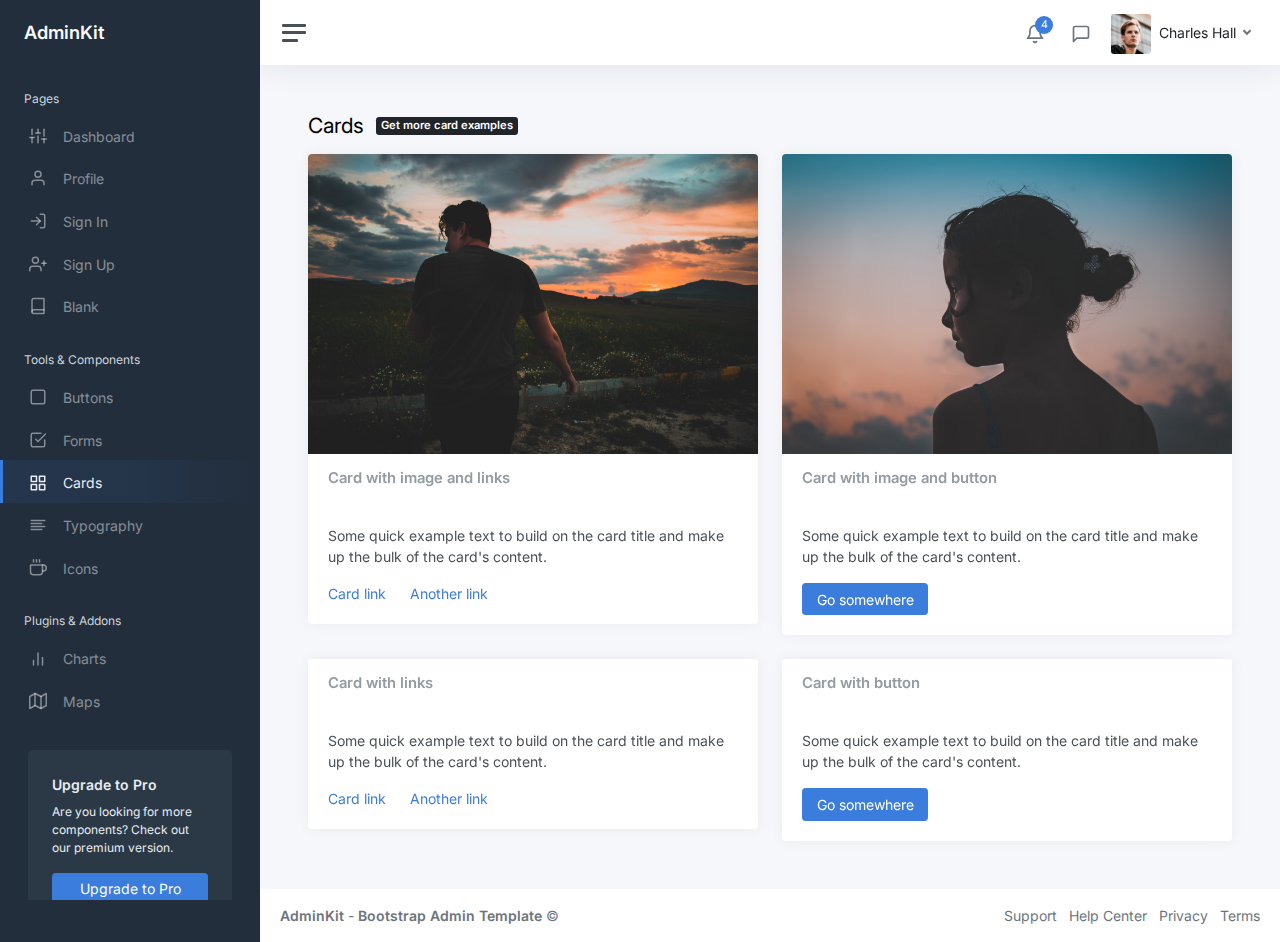
<file: ui-cards.html>
<!DOCTYPE html>
<html lang="en">

<head>
	<meta charset="utf-8">
	<meta http-equiv="X-UA-Compatible" content="IE=edge">
	<meta name="viewport" content="width=device-width, initial-scale=1, shrink-to-fit=no">
	<meta name="description" content="Responsive Admin &amp; Dashboard Template based on Bootstrap 5">
	<meta name="author" content="AdminKit">
	<meta name="keywords" content="adminkit, bootstrap, bootstrap 5, admin, dashboard, template, responsive, css, sass, html, theme, front-end, ui kit, web">

	<link rel="preconnect" href="https://fonts.gstatic.com">
	<link rel="shortcut icon" href="img/icons/icon-48x48.png" />

	<link rel="canonical" href="https://demo-basic.adminkit.io/ui-cards.html" />

	<title>Cards | AdminKit Demo</title>

	<link href="css/app.css" rel="stylesheet">
	<link href="https://fonts.googleapis.com/css2?family=Inter:wght@300;400;600&display=swap" rel="stylesheet">
</head>

<body>
	<div class="wrapper">
		<nav id="sidebar" class="sidebar js-sidebar">
			<div class="sidebar-content js-simplebar">
				<a class="sidebar-brand" href="index.html">
          <span class="align-middle">AdminKit</span>
        </a>

				<ul class="sidebar-nav">
					<li class="sidebar-header">
						Pages
					</li>

					<li class="sidebar-item">
						<a class="sidebar-link" href="index.html">
              <i class="align-middle" data-feather="sliders"></i> <span class="align-middle">Dashboard</span>
            </a>
					</li>

					<li class="sidebar-item">
						<a class="sidebar-link" href="pages-profile.html">
              <i class="align-middle" data-feather="user"></i> <span class="align-middle">Profile</span>
            </a>
					</li>

					<li class="sidebar-item">
						<a class="sidebar-link" href="pages-sign-in.html">
              <i class="align-middle" data-feather="log-in"></i> <span class="align-middle">Sign In</span>
            </a>
					</li>

					<li class="sidebar-item">
						<a class="sidebar-link" href="pages-sign-up.html">
              <i class="align-middle" data-feather="user-plus"></i> <span class="align-middle">Sign Up</span>
            </a>
					</li>

					<li class="sidebar-item">
						<a class="sidebar-link" href="pages-blank.html">
              <i class="align-middle" data-feather="book"></i> <span class="align-middle">Blank</span>
            </a>
					</li>

					<li class="sidebar-header">
						Tools & Components
					</li>

					<li class="sidebar-item">
						<a class="sidebar-link" href="ui-buttons.html">
              <i class="align-middle" data-feather="square"></i> <span class="align-middle">Buttons</span>
            </a>
					</li>

					<li class="sidebar-item">
						<a class="sidebar-link" href="ui-forms.html">
              <i class="align-middle" data-feather="check-square"></i> <span class="align-middle">Forms</span>
            </a>
					</li>

					<li class="sidebar-item active">
						<a class="sidebar-link" href="ui-cards.html">
              <i class="align-middle" data-feather="grid"></i> <span class="align-middle">Cards</span>
            </a>
					</li>

					<li class="sidebar-item">
						<a class="sidebar-link" href="ui-typography.html">
              <i class="align-middle" data-feather="align-left"></i> <span class="align-middle">Typography</span>
            </a>
					</li>

					<li class="sidebar-item">
						<a class="sidebar-link" href="icons-feather.html">
              <i class="align-middle" data-feather="coffee"></i> <span class="align-middle">Icons</span>
            </a>
					</li>

					<li class="sidebar-header">
						Plugins & Addons
					</li>

					<li class="sidebar-item">
						<a class="sidebar-link" href="charts-chartjs.html">
              <i class="align-middle" data-feather="bar-chart-2"></i> <span class="align-middle">Charts</span>
            </a>
					</li>

					<li class="sidebar-item">
						<a class="sidebar-link" href="maps-google.html">
              <i class="align-middle" data-feather="map"></i> <span class="align-middle">Maps</span>
            </a>
					</li>
				</ul>

				<div class="sidebar-cta">
					<div class="sidebar-cta-content">
						<strong class="d-inline-block mb-2">Upgrade to Pro</strong>
						<div class="mb-3 text-sm">
							Are you looking for more components? Check out our premium version.
						</div>
						<div class="d-grid">
							<a href="upgrade-to-pro.html" class="btn btn-primary">Upgrade to Pro</a>
						</div>
					</div>
				</div>
			</div>
		</nav>

		<div class="main">
			<nav class="navbar navbar-expand navbar-light navbar-bg">
				<a class="sidebar-toggle js-sidebar-toggle">
          <i class="hamburger align-self-center"></i>
        </a>

				<div class="navbar-collapse collapse">
					<ul class="navbar-nav navbar-align">
						<li class="nav-item dropdown">
							<a class="nav-icon dropdown-toggle" href="#" id="alertsDropdown" data-bs-toggle="dropdown">
								<div class="position-relative">
									<i class="align-middle" data-feather="bell"></i>
									<span class="indicator">4</span>
								</div>
							</a>
							<div class="dropdown-menu dropdown-menu-lg dropdown-menu-end py-0" aria-labelledby="alertsDropdown">
								<div class="dropdown-menu-header">
									4 New Notifications
								</div>
								<div class="list-group">
									<a href="#" class="list-group-item">
										<div class="row g-0 align-items-center">
											<div class="col-2">
												<i class="text-danger" data-feather="alert-circle"></i>
											</div>
											<div class="col-10">
												<div class="text-dark">Update completed</div>
												<div class="text-muted small mt-1">Restart server 12 to complete the update.</div>
												<div class="text-muted small mt-1">30m ago</div>
											</div>
										</div>
									</a>
									<a href="#" class="list-group-item">
										<div class="row g-0 align-items-center">
											<div class="col-2">
												<i class="text-warning" data-feather="bell"></i>
											</div>
											<div class="col-10">
												<div class="text-dark">Lorem ipsum</div>
												<div class="text-muted small mt-1">Aliquam ex eros, imperdiet vulputate hendrerit et.</div>
												<div class="text-muted small mt-1">2h ago</div>
											</div>
										</div>
									</a>
									<a href="#" class="list-group-item">
										<div class="row g-0 align-items-center">
											<div class="col-2">
												<i class="text-primary" data-feather="home"></i>
											</div>
											<div class="col-10">
												<div class="text-dark">Login from 192.186.1.8</div>
												<div class="text-muted small mt-1">5h ago</div>
											</div>
										</div>
									</a>
									<a href="#" class="list-group-item">
										<div class="row g-0 align-items-center">
											<div class="col-2">
												<i class="text-success" data-feather="user-plus"></i>
											</div>
											<div class="col-10">
												<div class="text-dark">New connection</div>
												<div class="text-muted small mt-1">Christina accepted your request.</div>
												<div class="text-muted small mt-1">14h ago</div>
											</div>
										</div>
									</a>
								</div>
								<div class="dropdown-menu-footer">
									<a href="#" class="text-muted">Show all notifications</a>
								</div>
							</div>
						</li>
						<li class="nav-item dropdown">
							<a class="nav-icon dropdown-toggle" href="#" id="messagesDropdown" data-bs-toggle="dropdown">
								<div class="position-relative">
									<i class="align-middle" data-feather="message-square"></i>
								</div>
							</a>
							<div class="dropdown-menu dropdown-menu-lg dropdown-menu-end py-0" aria-labelledby="messagesDropdown">
								<div class="dropdown-menu-header">
									<div class="position-relative">
										4 New Messages
									</div>
								</div>
								<div class="list-group">
									<a href="#" class="list-group-item">
										<div class="row g-0 align-items-center">
											<div class="col-2">
												<img src="img/avatars/avatar-5.jpg" class="avatar img-fluid rounded-circle" alt="Vanessa Tucker">
											</div>
											<div class="col-10 ps-2">
												<div class="text-dark">Vanessa Tucker</div>
												<div class="text-muted small mt-1">Nam pretium turpis et arcu. Duis arcu tortor.</div>
												<div class="text-muted small mt-1">15m ago</div>
											</div>
										</div>
									</a>
									<a href="#" class="list-group-item">
										<div class="row g-0 align-items-center">
											<div class="col-2">
												<img src="img/avatars/avatar-2.jpg" class="avatar img-fluid rounded-circle" alt="William Harris">
											</div>
											<div class="col-10 ps-2">
												<div class="text-dark">William Harris</div>
												<div class="text-muted small mt-1">Curabitur ligula sapien euismod vitae.</div>
												<div class="text-muted small mt-1">2h ago</div>
											</div>
										</div>
									</a>
									<a href="#" class="list-group-item">
										<div class="row g-0 align-items-center">
											<div class="col-2">
												<img src="img/avatars/avatar-4.jpg" class="avatar img-fluid rounded-circle" alt="Christina Mason">
											</div>
											<div class="col-10 ps-2">
												<div class="text-dark">Christina Mason</div>
												<div class="text-muted small mt-1">Pellentesque auctor neque nec urna.</div>
												<div class="text-muted small mt-1">4h ago</div>
											</div>
										</div>
									</a>
									<a href="#" class="list-group-item">
										<div class="row g-0 align-items-center">
											<div class="col-2">
												<img src="img/avatars/avatar-3.jpg" class="avatar img-fluid rounded-circle" alt="Sharon Lessman">
											</div>
											<div class="col-10 ps-2">
												<div class="text-dark">Sharon Lessman</div>
												<div class="text-muted small mt-1">Aenean tellus metus, bibendum sed, posuere ac, mattis non.</div>
												<div class="text-muted small mt-1">5h ago</div>
											</div>
										</div>
									</a>
								</div>
								<div class="dropdown-menu-footer">
									<a href="#" class="text-muted">Show all messages</a>
								</div>
							</div>
						</li>
						<li class="nav-item dropdown">
							<a class="nav-icon dropdown-toggle d-inline-block d-sm-none" href="#" data-bs-toggle="dropdown">
                <i class="align-middle" data-feather="settings"></i>
              </a>

							<a class="nav-link dropdown-toggle d-none d-sm-inline-block" href="#" data-bs-toggle="dropdown">
                <img src="img/avatars/avatar.jpg" class="avatar img-fluid rounded me-1" alt="Charles Hall" /> <span class="text-dark">Charles Hall</span>
              </a>
							<div class="dropdown-menu dropdown-menu-end">
								<a class="dropdown-item" href="pages-profile.html"><i class="align-middle me-1" data-feather="user"></i> Profile</a>
								<a class="dropdown-item" href="#"><i class="align-middle me-1" data-feather="pie-chart"></i> Analytics</a>
								<div class="dropdown-divider"></div>
								<a class="dropdown-item" href="index.html"><i class="align-middle me-1" data-feather="settings"></i> Settings & Privacy</a>
								<a class="dropdown-item" href="#"><i class="align-middle me-1" data-feather="help-circle"></i> Help Center</a>
								<div class="dropdown-divider"></div>
								<a class="dropdown-item" href="#">Log out</a>
							</div>
						</li>
					</ul>
				</div>
			</nav>

			<main class="content">
				<div class="container-fluid p-0">

					<div class="mb-3">
						<h1 class="h3 d-inline align-middle">Cards</h1>
						<a class="badge bg-dark text-white ms-2" href="upgrade-to-pro.html">
      Get more card examples
  </a>
					</div>
					<div class="row">
						<div class="col-12 col-md-6">
							<div class="card">
								<img class="card-img-top" src="img/photos/unsplash-1.jpg" alt="Unsplash">
								<div class="card-header">
									<h5 class="card-title mb-0">Card with image and links</h5>
								</div>
								<div class="card-body">
									<p class="card-text">Some quick example text to build on the card title and make up the bulk of the card's content.</p>
									<a href="#" class="card-link">Card link</a>
									<a href="#" class="card-link">Another link</a>
								</div>
							</div>
						</div>

						<div class="col-12 col-md-6">
							<div class="card">
								<img class="card-img-top" src="img/photos/unsplash-2.jpg" alt="Unsplash">
								<div class="card-header">
									<h5 class="card-title mb-0">Card with image and button</h5>
								</div>
								<div class="card-body">
									<p class="card-text">Some quick example text to build on the card title and make up the bulk of the card's content.</p>
									<a href="#" class="btn btn-primary">Go somewhere</a>
								</div>
							</div>
						</div>

						<div class="col-12 col-md-6">
							<div class="card">
								<div class="card-header">
									<h5 class="card-title mb-0">Card with links</h5>
								</div>
								<div class="card-body">
									<p class="card-text">Some quick example text to build on the card title and make up the bulk of the card's content.</p>
									<a href="#" class="card-link">Card link</a>
									<a href="#" class="card-link">Another link</a>
								</div>
							</div>
						</div>

						<div class="col-12 col-md-6">
							<div class="card">
								<div class="card-header">
									<h5 class="card-title mb-0">Card with button</h5>
								</div>
								<div class="card-body">
									<p class="card-text">Some quick example text to build on the card title and make up the bulk of the card's content.</p>
									<a href="#" class="btn btn-primary">Go somewhere</a>
								</div>
							</div>
						</div>
					</div>

				</div>
			</main>

			<footer class="footer">
				<div class="container-fluid">
					<div class="row text-muted">
						<div class="col-6 text-start">
							<p class="mb-0">
								<a class="text-muted" href="https://adminkit.io/" target="_blank"><strong>AdminKit</strong></a> - <a class="text-muted" href="https://adminkit.io/" target="_blank"><strong>Bootstrap Admin Template</strong></a>								&copy;
							</p>
						</div>
						<div class="col-6 text-end">
							<ul class="list-inline">
								<li class="list-inline-item">
									<a class="text-muted" href="https://adminkit.io/" target="_blank">Support</a>
								</li>
								<li class="list-inline-item">
									<a class="text-muted" href="https://adminkit.io/" target="_blank">Help Center</a>
								</li>
								<li class="list-inline-item">
									<a class="text-muted" href="https://adminkit.io/" target="_blank">Privacy</a>
								</li>
								<li class="list-inline-item">
									<a class="text-muted" href="https://adminkit.io/" target="_blank">Terms</a>
								</li>
							</ul>
						</div>
					</div>
				</div>
			</footer>
		</div>
	</div>

	<script src="js/app.js"></script>

</body>

</html>
</file>
<file: css/style.css>
h1,
h2,
h3,
h4,
h5,
h6 {
  margin: 0 !important;
  padding: 0 !important;
}

.angker {
  text-decoration: none;
}

.angker:hover {
  text-decoration: underline;
}

/* Dashboard */
.content input[type="checkbox"] {
  width: 1.5rem !important;
  height: 1.5rem !important;
}

.card {
  overflow: hidden;
}
</file>
